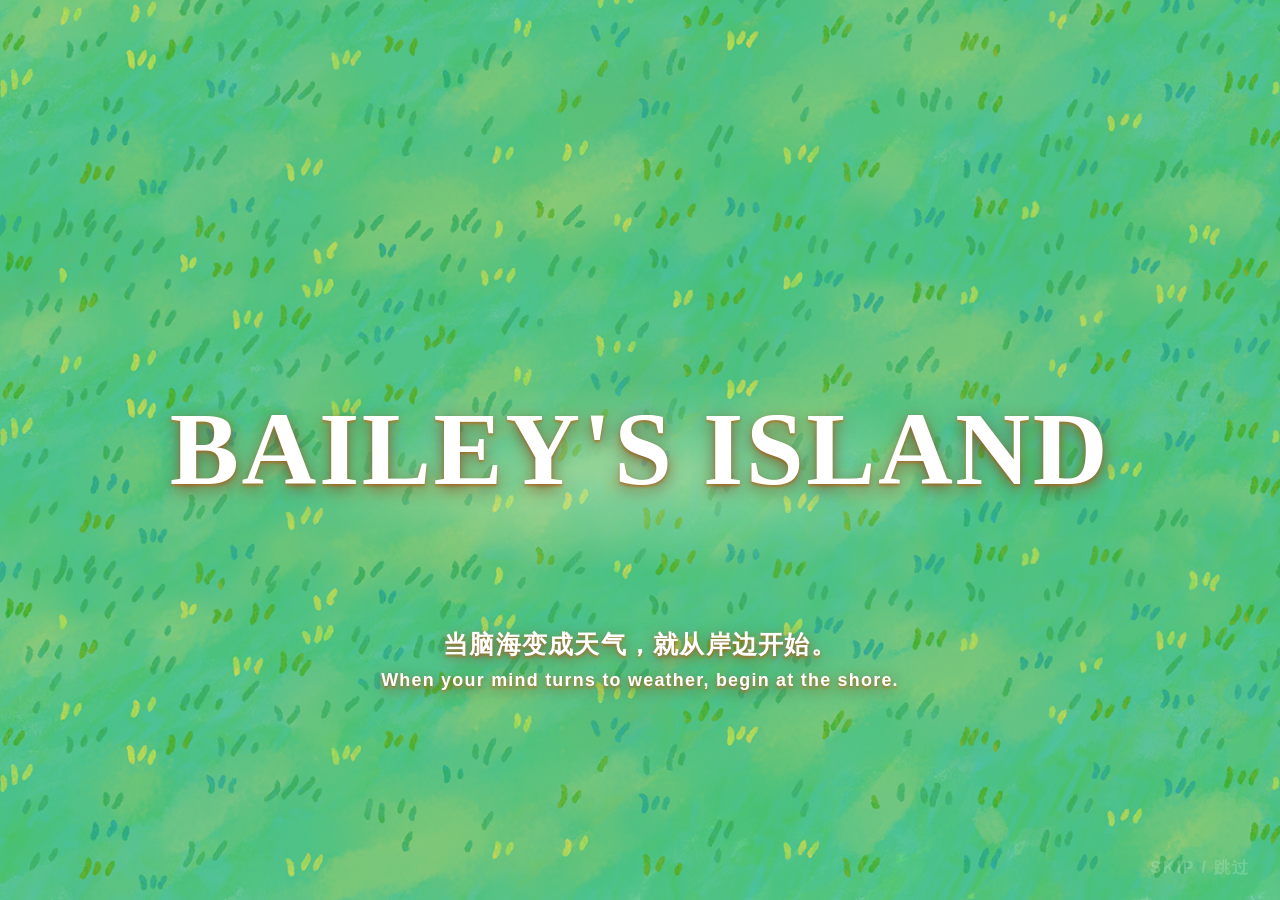
<file: index.html>
<!doctype html>
<html lang="zh-CN">
<head>
  <meta charset="utf-8">
  <meta name="viewport" content="width=device-width,initial-scale=1,viewport-fit=cover">
  <meta name="theme-color" content="#8edee0">
  <title>百灵岛·心的自留地 · Bailey's Island</title>
  <link rel="stylesheet" href="styles.css">
  <link rel="stylesheet" href="v6.css">
  <link rel="stylesheet" href="game-polish.css">
  <style>
    .cards-return-btn{margin-left:6px;padding:8px 16px;border:none;border-radius:999px;background:#2f6f6a;color:#fff;font-weight:700;font-size:13px;letter-spacing:1px;cursor:pointer;box-shadow:0 4px 14px rgba(47,111,106,.35);transition:transform .15s,background .2s;font-family:inherit;flex-shrink:0}
    .cards-return-btn:hover{background:#265b57;transform:translateY(-1px)}
    @media(max-width:520px){.cards-return-btn{padding:7px 12px;font-size:12px;margin-left:4px}}
  </style>
</head>
<body class="theme-home">
  <div class="intro-sequence" id="introSequence" aria-label="Bailey's Island opening">
    <div class="intro-sea" aria-hidden="true"><i></i></div>
    <div class="intro-shimmer" aria-hidden="true"></div>
    <div class="intro-title" aria-hidden="true"><span>BAILEY'S ISLAND</span></div>
    <p class="intro-line">当脑海变成天气，就从岸边开始。<small>When your mind turns to weather, begin at the shore.</small></p>
    <button id="skipIntro" disabled aria-disabled="true">SKIP / 跳过</button>
  </div>
  <div class="paper-grain" aria-hidden="true"></div>
  <div class="app">
    <header class="topbar">
      <button class="nav-icon home-control" id="homeBtn" aria-label="返回主页" title="Home">⌂</button>
      <div class="brand"><span class="brand-b">✿</span><span>BAILEY'S ISLAND</span></div>
      <div class="top-progress" id="topProgress" aria-label="关卡进度"><i class="active"></i><i></i><i></i><i></i></div>
      <div class="level-chip" id="levelChip">百灵岛·心的自留地 · A HEART'S RETREAT</div>
      <div class="top-actions">
        <button class="cards-return-btn" id="cardsReturnBtn" aria-label="返回卡牌界面" title="返回卡牌界面 Bailey's Cards" onclick="location.href='./cards.html'">← 百灵卡</button>
        <button class="nav-icon" id="musicBtn" aria-label="背景音乐" title="Music">♪</button>
        <button class="nav-icon game-control" id="pauseBtn" aria-label="暂停游戏" title="Pause">Ⅱ</button>
        <button class="nav-icon" id="helpBtn" aria-label="怎么玩" title="How to play">?</button>
        <button class="nav-icon lang-btn" id="langBtn" aria-label="切换语言" title="Language">EN</button>
      </div>
    </header>

    <main>
      <section class="view active" id="homeView" aria-label="主页">
        <div class="home-hero">
          <div class="home-copy">
            <div class="kicker" data-i18n="prototype">PLAYABLE PROTOTYPE · 5–8 MIN</div>
            <h1><span>Bailey's</span><em>Island</em></h1>
            <h2 data-i18n="subtitle">百灵岛·心的自留地</h2>
            <button class="about-entry" id="aboutBtn" data-i18n="aboutButton">作品与游戏说明</button>
          </div>
        </div>

        <div class="level-select" aria-label="关卡选择">
          <article class="level-card morning-card" data-level="0">
            <div class="card-index">01</div><div class="card-time" data-i18n="morning">第一章 · CHAPTER I</div>
            <div class="card-age">14–15 岁</div>
            <h3 data-i18n="l1Title">海边相册</h3>
            <p data-i18n="l1Desc">手机留言、海边拍照与情绪拼贴</p>
            <button class="level-button" data-start-level="0"><span data-i18n="enter">进入关卡</span><b>→</b></button>
          </article>
          <article class="level-card afternoon-card locked" data-level="1">
            <div class="lock-mark">锁 / LOCKED</div><div class="card-index">02</div><div class="card-time" data-i18n="afternoon">第二章 · CHAPTER II</div>
            <div class="card-age">15–16 岁</div>
            <h3 data-i18n="l2Title">花田长椅</h3>
            <p data-i18n="l2Desc">友情、边界与真实表达</p>
            <button class="level-button" data-start-level="1" disabled><span data-i18n="locked">完成上午后解锁</span><b>→</b></button>
          </article>
          <article class="level-card night-card locked" data-level="2">
            <div class="lock-mark">锁 / LOCKED</div><div class="card-index">03</div><div class="card-time" data-i18n="night">第三章 · CHAPTER III</div>
            <div class="card-age">16–17 岁</div>
            <h3 data-i18n="l3Title">心理地形</h3>
            <p data-i18n="l3Desc">压力、情绪与心理地形整理</p>
            <button class="level-button" data-start-level="2" disabled><span data-i18n="locked2">完成下午后解锁</span><b>→</b></button>
          </article>
          <article class="level-card ferry-card locked" data-level="3">
            <div class="lock-mark">锁 / LOCKED</div><div class="card-index">04</div><div class="card-time" data-i18n="ferry">第四章 · CHAPTER IV</div>
            <div class="card-age">17–18 岁</div>
            <h3 data-i18n="l4Title">离岛启程</h3>
            <p data-i18n="l4Desc">专注、方向与离开小岛</p>
            <button class="level-button" data-start-level="3" disabled><span data-i18n="locked3">完成第三章后解锁</span><b>→</b></button>
          </article>
        </div>
        <div class="home-foot"><span id="homeStatus" data-i18n="homeStatus">进度会保存在这台设备上</span><button id="resetBtn" data-i18n="reset">重新开始</button></div>
      </section>

      <section class="view" id="levelView" aria-label="游戏关卡">
        <div class="level-heading">
          <div><div class="kicker" id="levelEyebrow"></div><h2 id="levelTitle"></h2></div>
          <p id="levelPrompt"></p>
        </div>
        <div class="scene-stage" id="sceneStage">
          <div class="scene-content" id="sceneContent"></div>
        </div>
        <div class="scene-nav"><div class="scene-dots" id="sceneDots"></div><span id="saveNotice"></span><button class="restart-level" id="restartLevelBtn">↺ 重新开始本关</button></div>
      </section>
    </main>

    <footer><span data-i18n="disclaimer">概念原型 · 不替代专业心理支持 · 选择只保存在本机</span></footer>
  </div>

  <div class="loading-layer" id="loadingLayer" aria-live="polite">
    <div class="transition-cloud cloud-a"></div><div class="transition-cloud cloud-b"></div>
    <p id="loadingText">海风把早晨吹开……</p>
  </div>

  <div class="overlay" id="pauseOverlay" role="dialog" aria-modal="true" aria-labelledby="pauseTitle">
    <div class="pause-card">
      <div class="kicker">PAUSE · NOTICE · RETURN</div>
      <h2 id="pauseTitle" data-i18n="paused">游戏已暂停</h2>
      <p data-i18n="pauseCopy">离开屏幕一会儿也没关系。你的关卡进度已经保存。</p>
      <button class="primary-button" id="resumeBtn" data-i18n="resume">继续游戏</button>
      <button class="text-button" id="pauseHomeBtn" data-i18n="backHome">保存并返回主页</button>
    </div>
  </div>

  <div class="overlay about-overlay" id="aboutOverlay" role="dialog" aria-modal="true" aria-labelledby="aboutTitle">
    <div class="about-panel">
      <button class="close-button" id="closeAbout" aria-label="关闭">×</button>
      <div class="about-intro">
        <img src="assets/ppt-p1.png" alt="Bailey's Island PPT 第一页视觉提案">
        <div><div class="kicker">THE PHENOMENOLOGY OF ISLANDS</div><h2 id="aboutTitle" data-i18n="aboutTitle">作品与游戏说明</h2><p data-i18n="aboutLead">Bailey's Island 是一个围绕青少年发展变化设计的叙事型严肃游戏原型。岛屿是一处“过渡空间”：玩家能暂时与压力拉开距离，把感受变得可见，再带着新的理解回到现实。</p></div>
      </div>
      <div class="about-grid">
        <article><span>01</span><h3 data-i18n="originTitle">为什么做这个项目</h3><p data-i18n="originBody">青少年在身体、身份、同伴关系、家庭期待、学业和未来方向同时变化时，常常缺少表达痛苦的语言。项目借鉴艺术治疗、游戏化介入与情绪调节方法，让“观察、命名、重演、选择”成为可操作的体验。</p></article>
        <article><span>02</span><h3 data-i18n="theoryTitle">岛屿为什么不是逃避</h3><p data-i18n="theoryBody">设计受到 Winnicott“过渡空间”概念启发。岛不会永久替玩家隔绝现实；它提供一个安全脚手架，直到 Bailey 能把暂停、求助、表达和专注当成自己的能力。</p></article>
        <article><span>03</span><h3 data-i18n="playTitle">四个章节怎么玩</h3><p data-i18n="playBody">海边相册：读手机留言、拍下海边小物并标记感受。花田长椅：观察社交线索并重演回应。心理地形：让压力变得可见。离岛启程：整理方向，再乘渡船离开。</p></article>
        <section class="about-category">
          <div class="kicker">RESEARCH · DEVELOPMENT & TRANSITION</div>
          <div class="about-media-grid">
            <figure><img src="assets/guide-empirical-inspiration.png" alt="Theoretical and empirical inspiration"><figcaption data-i18n="guideEmpirical">理论与经验灵感：非暴力的象征空间</figcaption></figure>
            <figure><img src="assets/guide-serious-games.png" alt="Serious games and psycho-educational design"><figcaption data-i18n="guideSerious">严肃游戏：叙事、觉察与情绪调节</figcaption></figure>
            <figure><img src="assets/guide-development-stages.png" alt="青少年与成年早期的发展过渡阶段"><figcaption>发展阶段与同时发生的变化</figcaption></figure>
            <figure class="research-bottom"><img src="assets/guide-transitional-space.png" alt="Winnicott 过渡空间理论与岛屿设计"><figcaption>过渡空间：现实与内在之间的安全脚手架</figcaption></figure>
            <figure class="research-bottom"><img src="assets/guide-self-concept.png" alt="青少年与成年早期的自我概念问题"><figcaption>不同成长阶段面对的自我问题</figcaption></figure>
          </div>
        </section>
        <section class="about-category">
          <div class="kicker">PLAY SYSTEM · OBSERVE, NAME & ARRANGE</div>
          <div class="about-media-grid">
            <figure class="guide-feature"><img src="assets/ppt-p4.png" alt="Bailey's Island 项目起源与玩法依据"><figcaption>项目起源与体验依据</figcaption></figure>
          </div>
        </section>
      </div>
      <section class="setting-section">
        <div class="kicker">SETTING · WORLD & CHARACTER</div><h3 data-i18n="settingTitle">岛屿与 Bailey 的设定</h3>
        <p data-i18n="settingBody">岛屿是一处暂时停靠的心理空间：树、风、水流与岸线帮助压力从模糊的身体感受，变成可以观察、命名和摆放的东西。Bailey 不是固定年龄或固定外形的人物，而是玩家在变化中的自我投影。</p>
        <div class="setting-gallery"><figure><img src="assets/setting-island.png" alt="岛屿世界设定完整页面"><figcaption>岛屿：自留地、边界与连接</figcaption></figure><figure><img src="assets/setting-stages.png" alt="成长过渡阶段完整页面"><figcaption>变化：身份、关系与未来方向同时发生</figcaption></figure><figure><img src="assets/setting-bailey.png" alt="Bailey 人物设定完整页面"><figcaption>Bailey：任何正在变化的人</figcaption></figure></div>
      </section>
      <section class="design-section"><div class="kicker">LEVEL DESIGN · VISUAL LANGUAGE</div><h3>关卡机制与视觉依据</h3><div class="design-gallery"><img src="assets/setting-level-one.png" alt="海边关卡完整页面"><img src="assets/setting-collage.png" alt="拍照与拼贴完整页面"><img src="assets/setting-social.png" alt="手机留言完整页面"><img src="assets/setting-departure.png" alt="渡口设定完整页面"><img class="design-wide" src="assets/setting-fishing.png" alt="钓鱼机制完整页面"></div></section>
      <div class="how-to"><h3 data-i18n="howTitle">操作方式</h3><div><b>点击 / CLICK</b><span data-i18n="howClick">探索物件、选择对话、标记情绪</span></div><div><b>暂停 / PAUSE</b><span data-i18n="howPause">任何时刻暂停或保存返回主页</span></div><div><b>解锁 / UNLOCK</b><span data-i18n="howUnlock">完成一个年龄阶段后解锁下一阶段</span></div></div>
    </div>
  </div>

  <div class="overlay" id="confirmOverlay" role="dialog" aria-modal="true">
    <div class="confirm-card"><h2 id="confirmTitle"></h2><p id="confirmCopy"></p><div><button class="text-button" id="confirmCancel"></button><button class="primary-button" id="confirmOk"></button></div></div>
  </div>

  <div class="toast" id="toast" role="status" aria-live="polite"></div>
  <script src="game.js"></script>
</body>
</html>
</file>
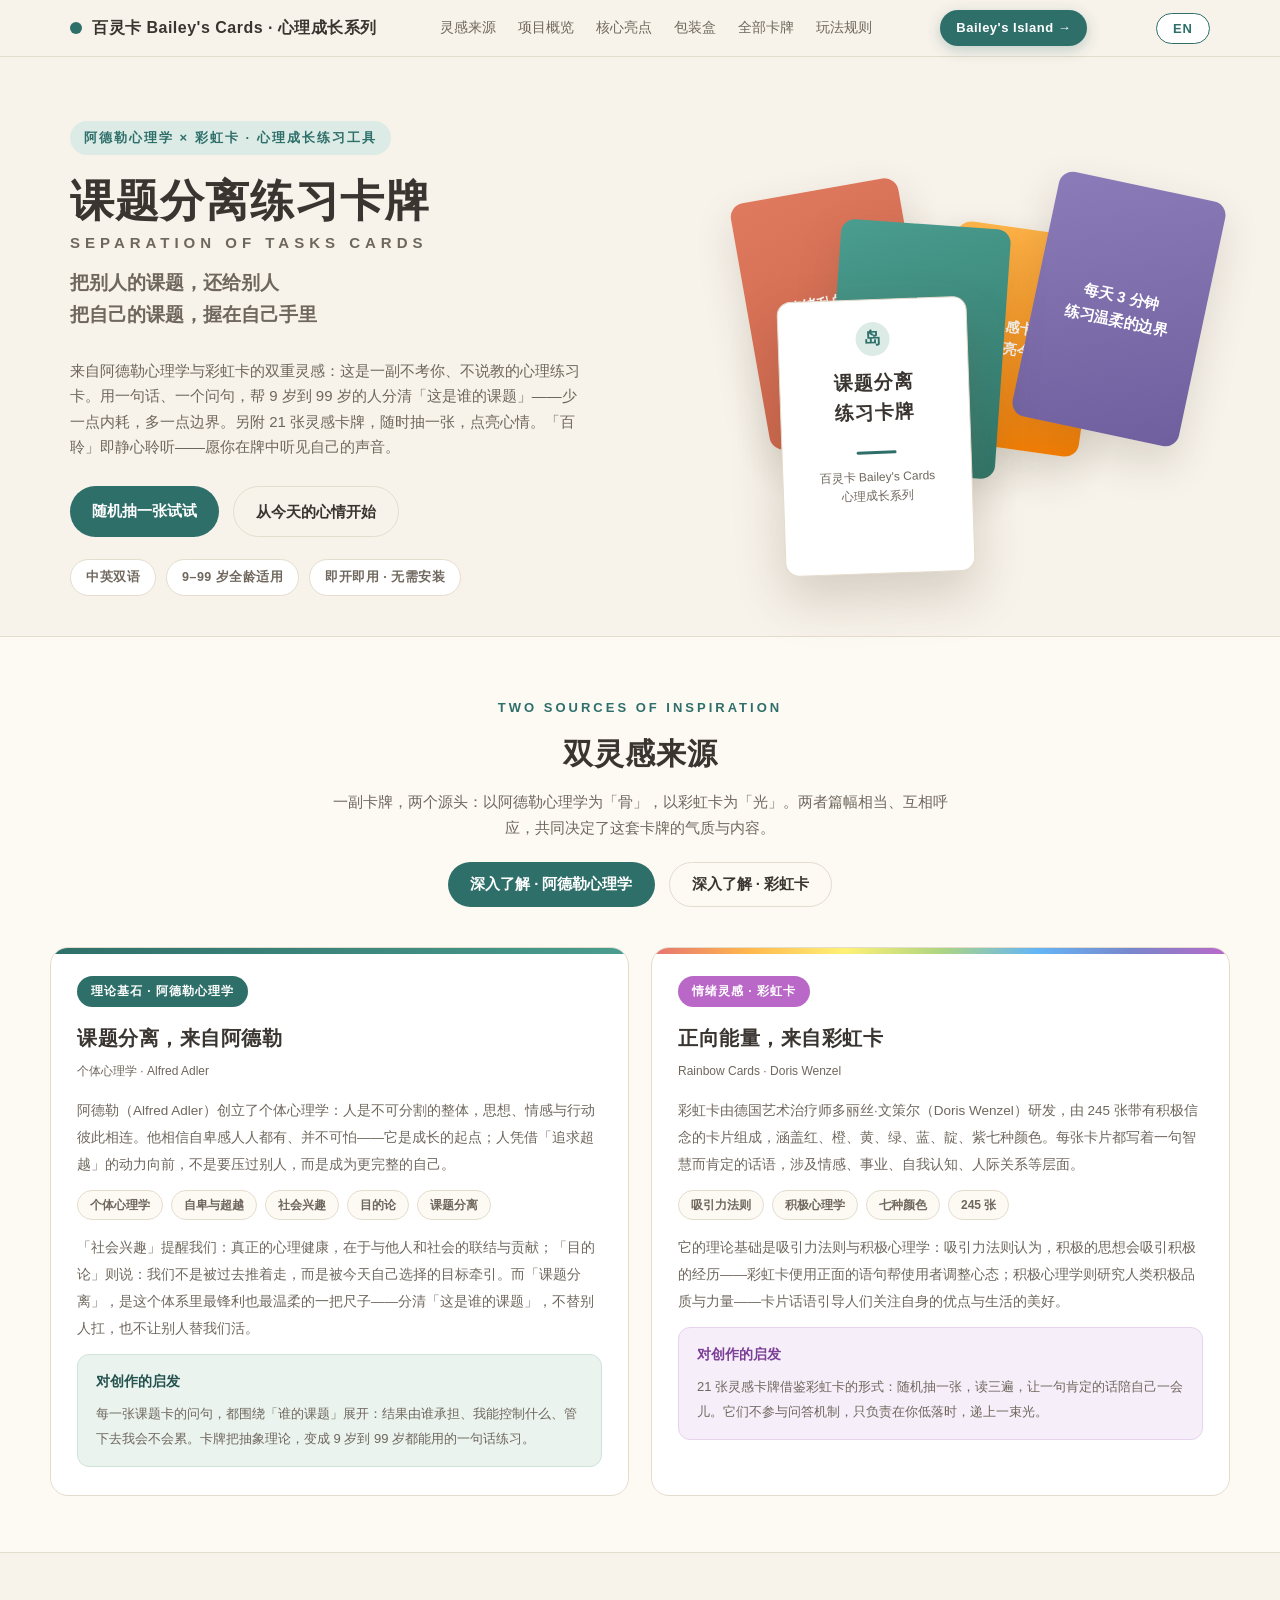
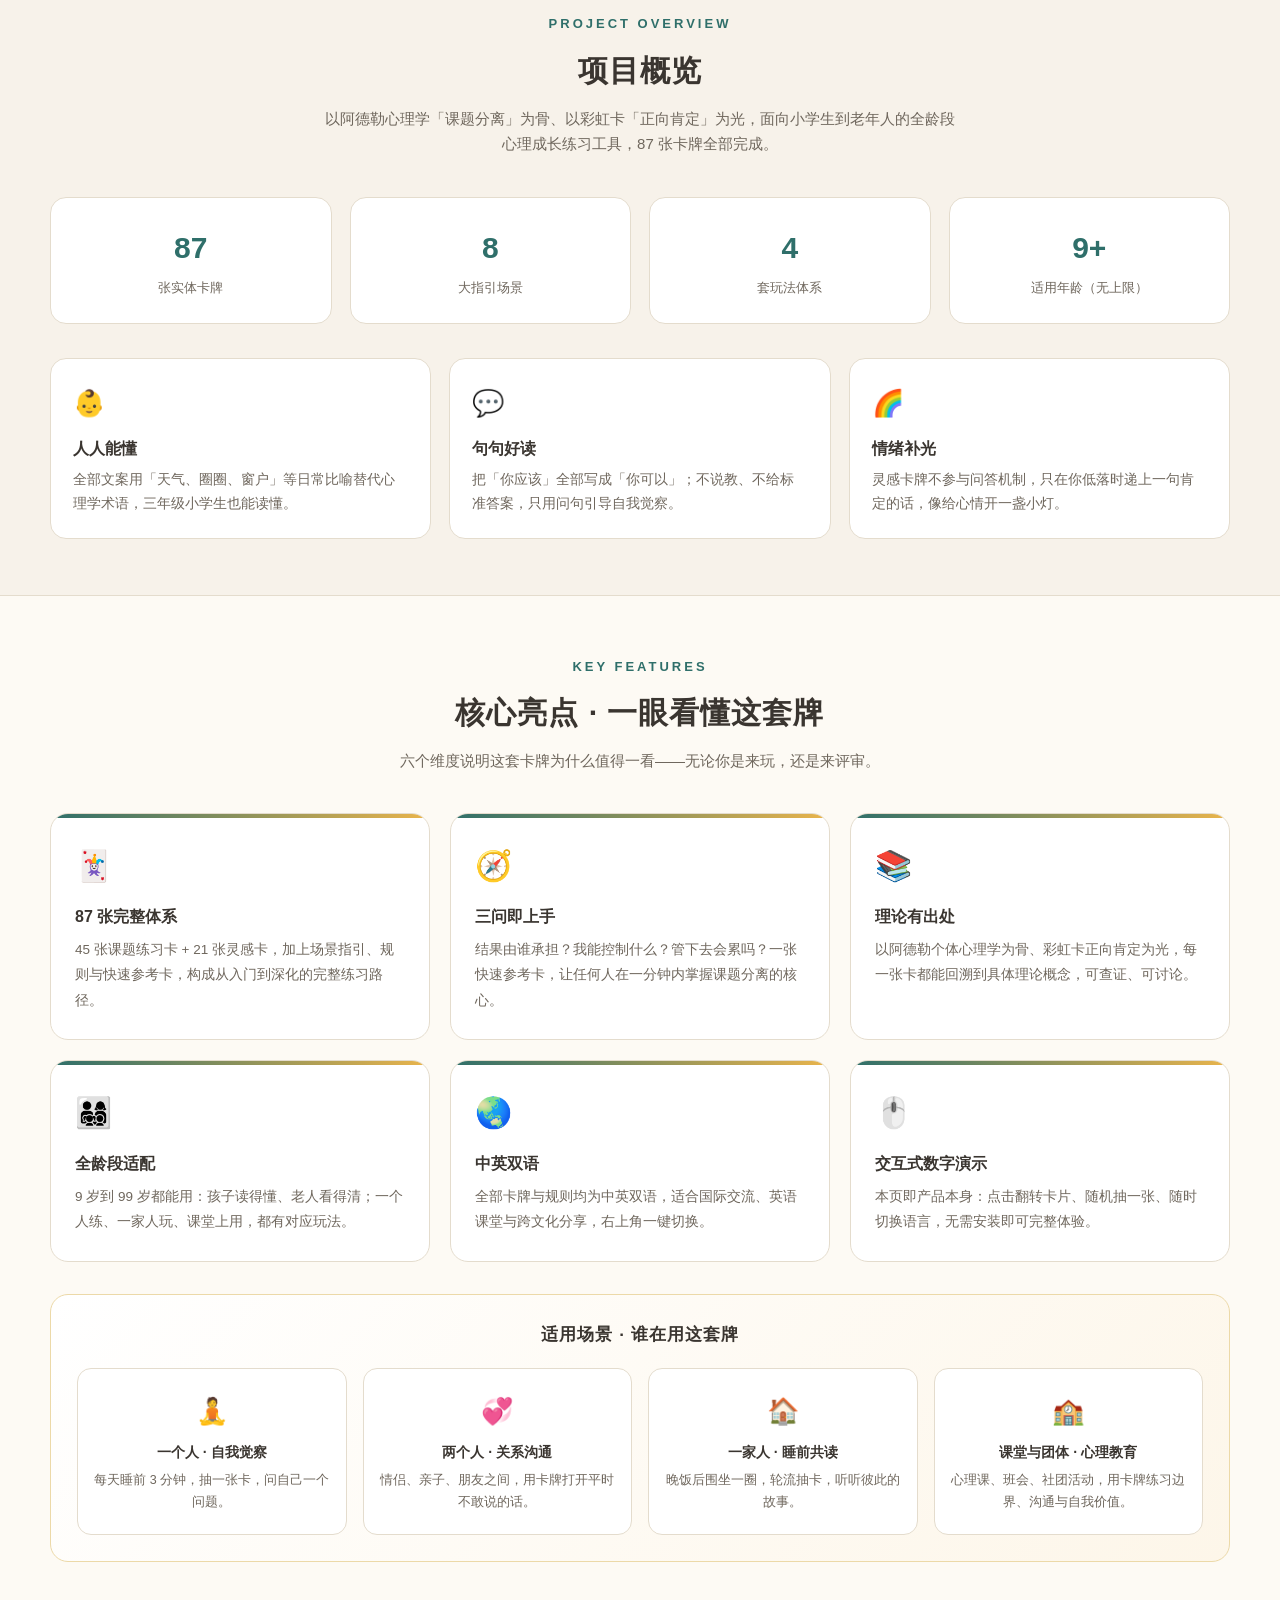
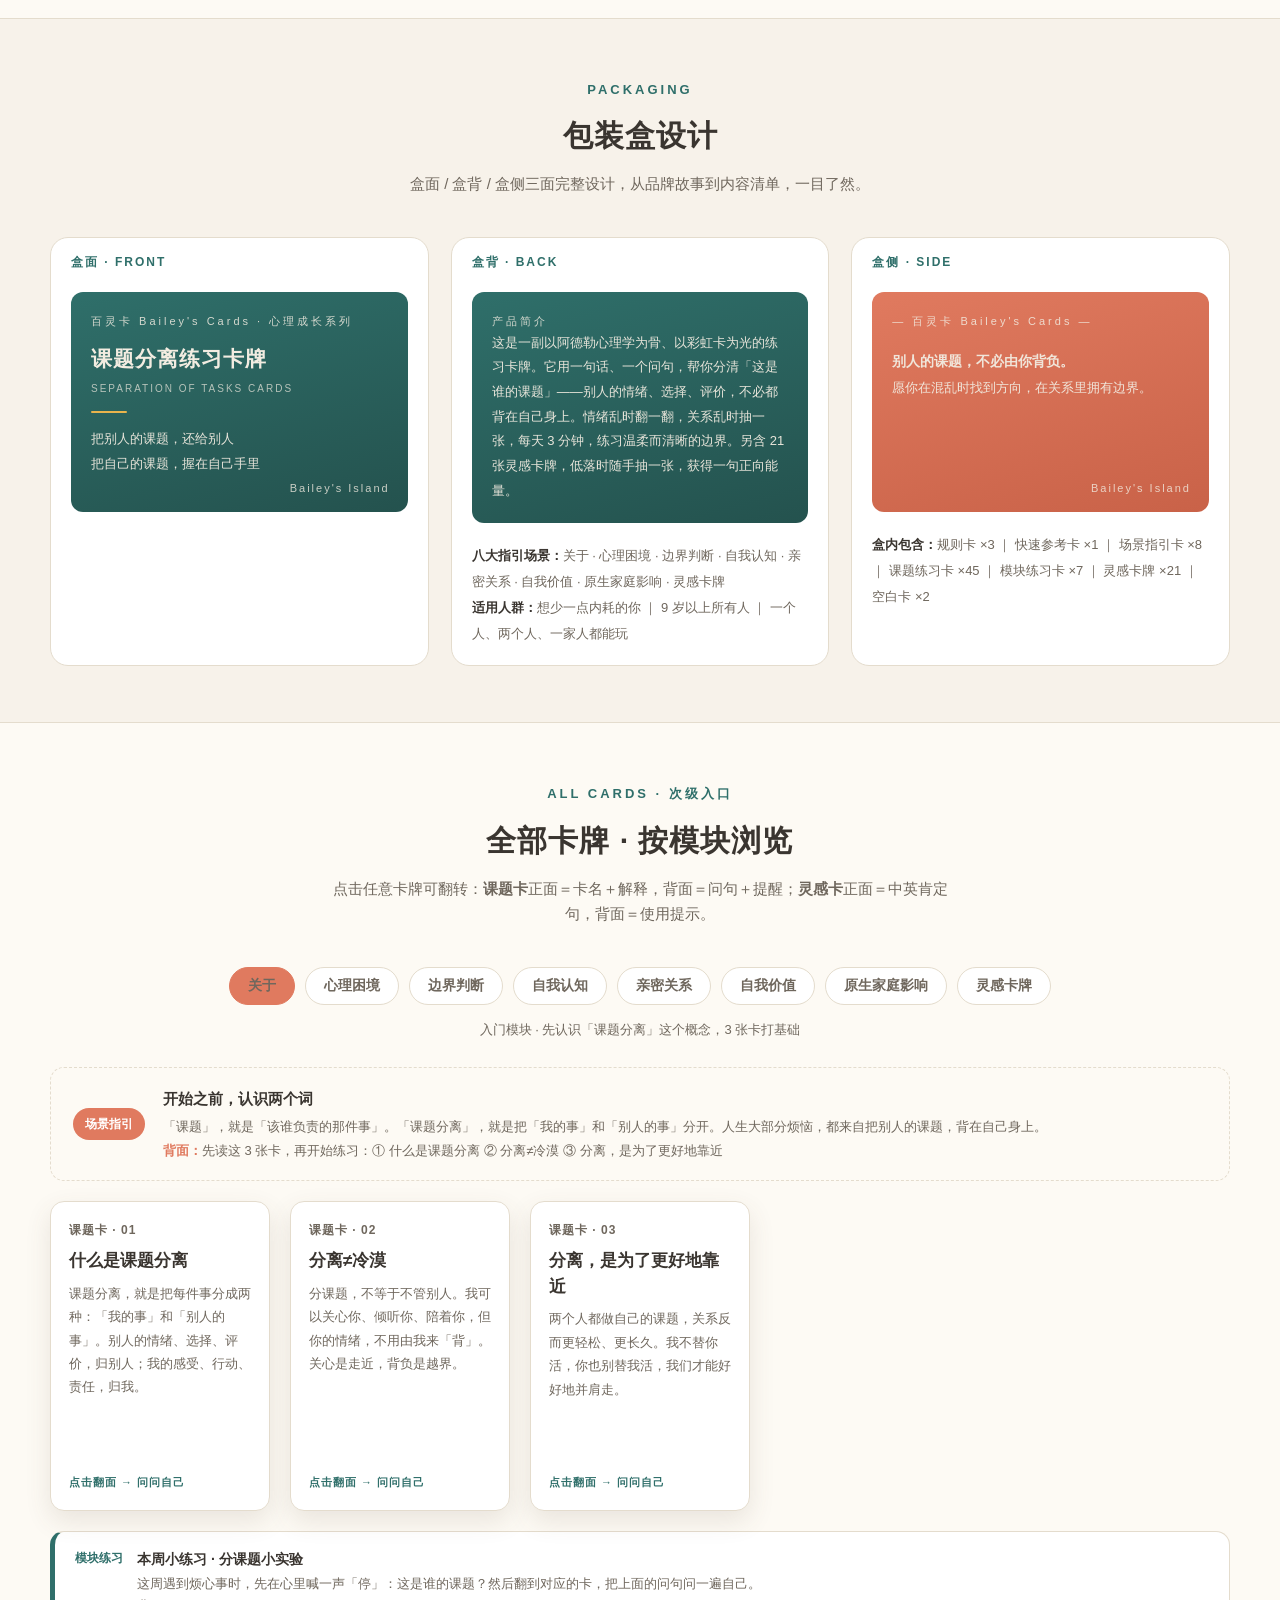
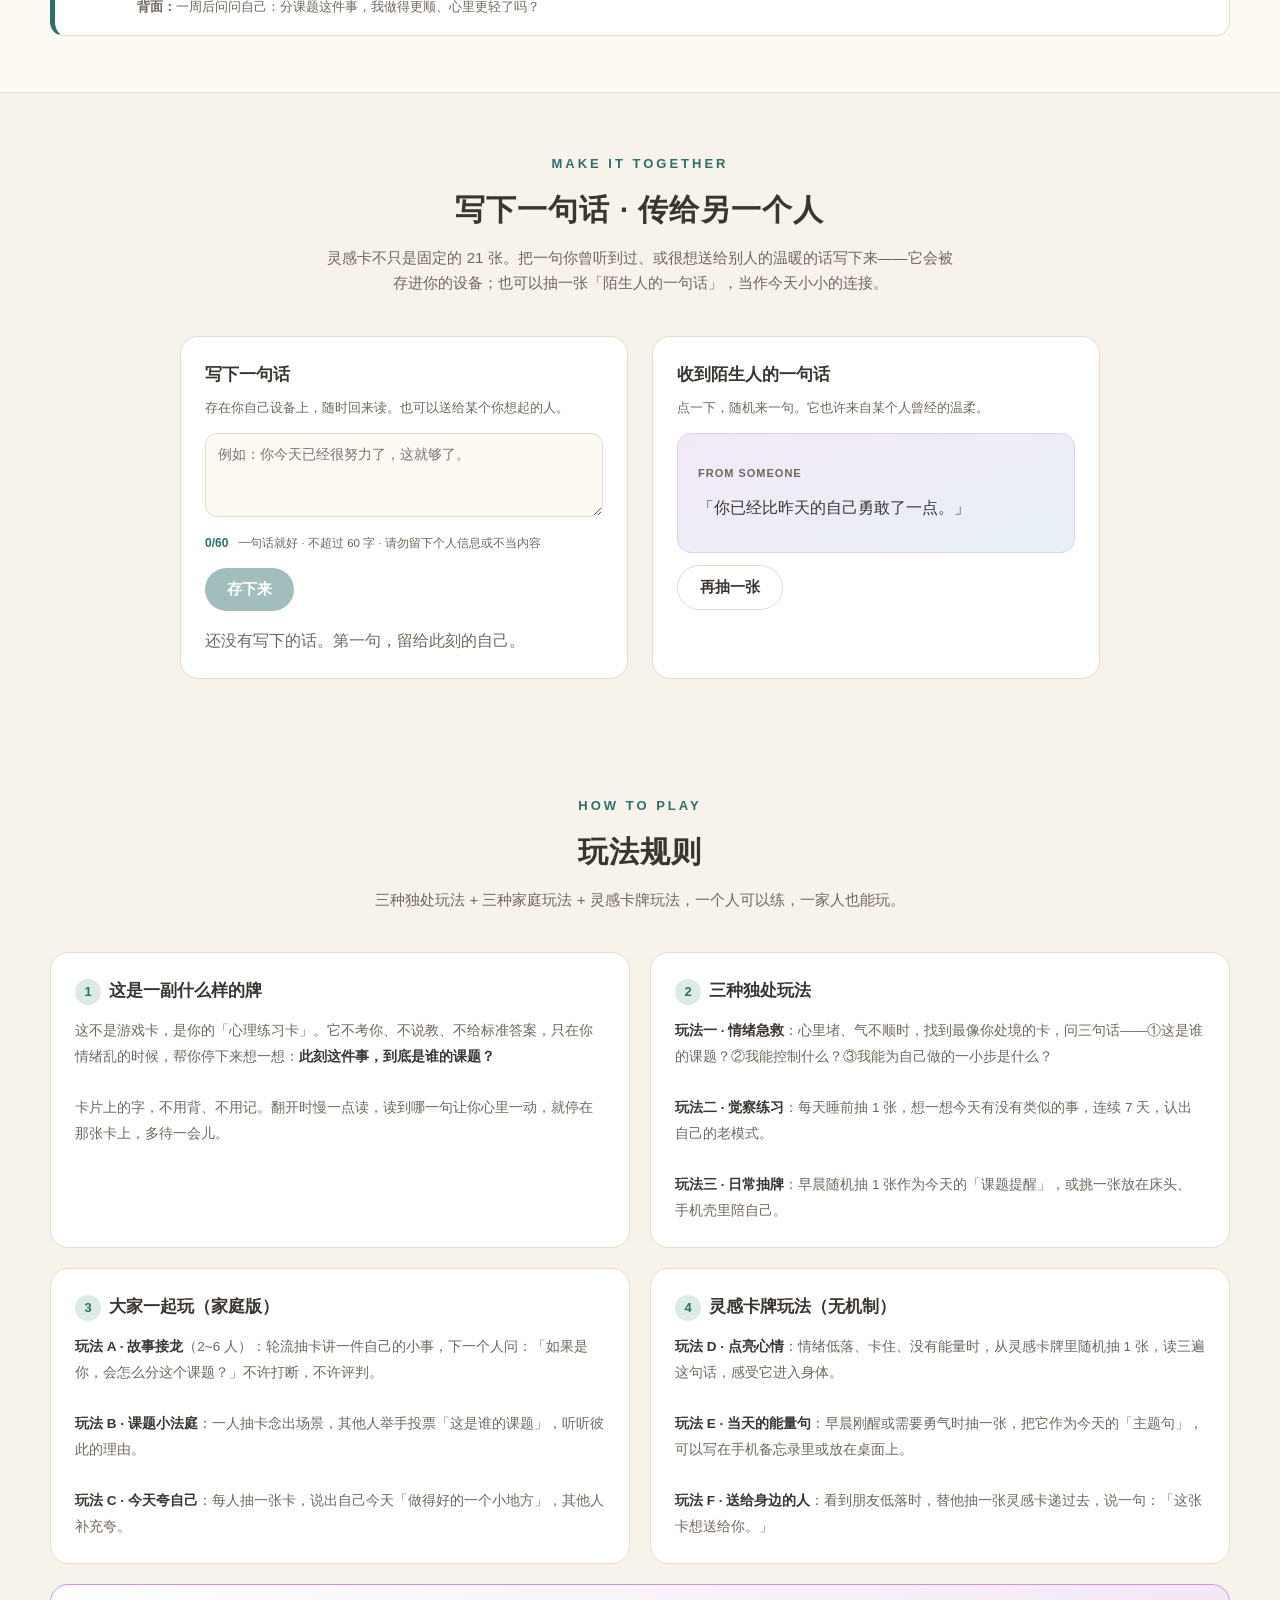
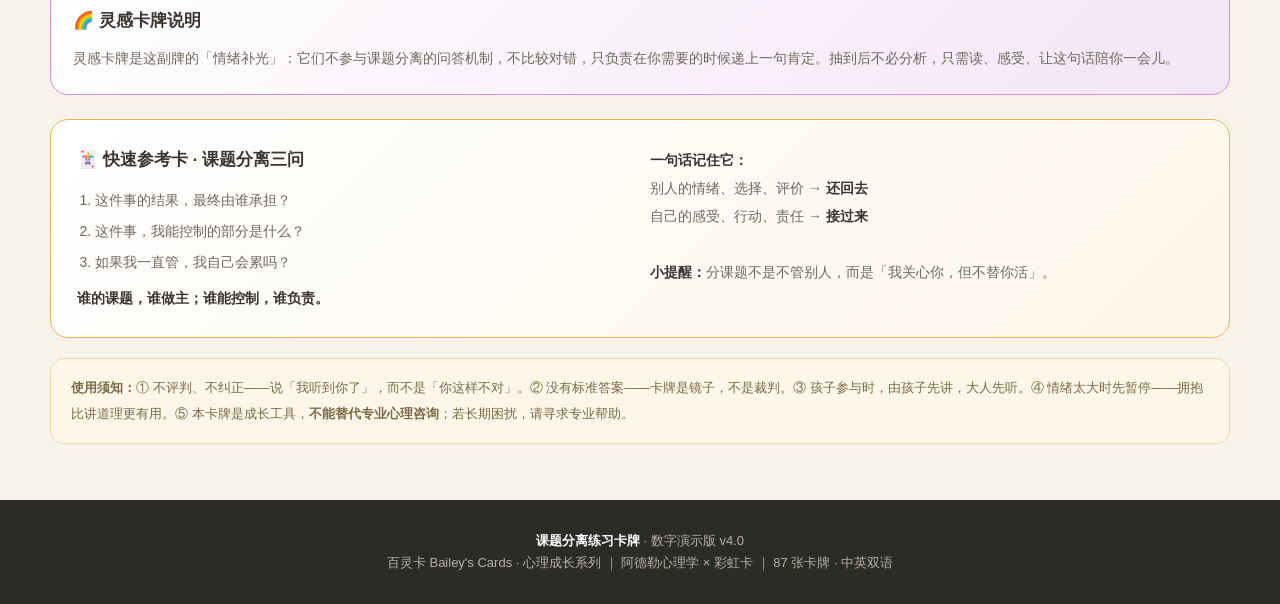
<file: cards.html>
<!DOCTYPE html>
<html lang="zh-CN">
<head>
<meta charset="UTF-8">
<meta name="viewport" content="width=device-width, initial-scale=1.0">
<title>Bailey's Cards · 百灵卡</title>
<style>
  :root{
    --bg:#f7f2ea;
    --bg-soft:#fdfaf4;
    --ink:#3a3530;
    --ink-soft:#6f675d;
    --line:#e4dccd;
    --accent:#2f6f6a;
    --accent-soft:#dcebe6;
    --card-w:220px;
    --card-h:320px;
  }
  *{margin:0;padding:0;box-sizing:border-box}
  html{scroll-behavior:smooth}
  body{
    font-family:-apple-system,BlinkMacSystemFont,"PingFang SC","Hiragino Sans GB","Microsoft YaHei",sans-serif;
    background:var(--bg);
    color:var(--ink);
    line-height:1.7;
    -webkit-font-smoothing:antialiased;
  }
  /* ---------- 导航 ---------- */
  nav{
    position:sticky;top:0;z-index:50;
    background:rgba(247,242,234,.92);
    backdrop-filter:blur(10px);
    border-bottom:1px solid var(--line);
    padding:10px 0;
  }
  .nav-inner{
    max-width:1180px;margin:0 auto;padding:0 20px;
    display:flex;align-items:center;justify-content:space-between;
  }
  .nav-brand{display:flex;align-items:center;gap:10px;font-weight:700;letter-spacing:.5px}
  .nav-brand .dot{width:12px;height:12px;border-radius:50%;background:var(--accent);display:inline-block}
  .nav-links{display:flex;gap:22px;font-size:14px}
  .nav-links a{color:var(--ink-soft);text-decoration:none;transition:color .2s}
  .nav-links a:hover{color:var(--accent)}
  @media(max-width:760px){.nav-links{display:none}}

  /* ---------- Hero ---------- */
  .hero{
    max-width:1180px;margin:0 auto;padding:64px 20px 40px;
    display:grid;grid-template-columns:1.15fr .85fr;gap:40px;align-items:center;
  }
  @media(max-width:900px){.hero{grid-template-columns:1fr;padding-top:40px}}
  .hero .kicker{
    display:inline-flex;align-items:center;gap:8px;
    font-size:13px;letter-spacing:2px;color:var(--accent);
    background:var(--accent-soft);padding:6px 14px;border-radius:999px;font-weight:600;
  }
  .hero h1{
    font-size:44px;line-height:1.25;margin:18px 0 10px;font-weight:800;letter-spacing:1px;
  }
  .hero h1 .en{display:block;font-size:15px;letter-spacing:5px;color:var(--ink-soft);font-weight:600;margin-top:6px}
  .hero .sub{
    font-size:19px;color:var(--ink-soft);margin:14px 0 26px;font-weight:600;
  }
  .hero .desc{font-size:15px;color:var(--ink-soft);max-width:520px}
  .hero-cta{display:flex;gap:14px;margin-top:26px;flex-wrap:wrap}
  .btn{
    display:inline-block;padding:12px 22px;border-radius:999px;font-size:15px;font-weight:600;
    text-decoration:none;border:none;cursor:pointer;transition:transform .15s,box-shadow .15s;
  }
  .btn-primary{background:var(--accent);color:#fff}
  .btn-primary:hover{transform:translateY(-2px);box-shadow:0 8px 20px rgba(47,111,106,.28)}
  .btn-ghost{background:transparent;color:var(--ink);border:1.5px solid var(--line)}
  .btn-ghost:hover{border-color:var(--accent);color:var(--accent)}
  /* hero 卡牌装饰 */
  .hero-cards{position:relative;height:380px;perspective:1200px}
  .f-card{
    position:absolute;width:170px;height:250px;border-radius:14px;
    box-shadow:0 18px 40px rgba(90,75,55,.18);
    display:flex;align-items:center;justify-content:center;text-align:center;padding:18px;
    font-size:15px;font-weight:600;color:#fff;line-height:1.6;
  }
  .fc1{background:linear-gradient(160deg,#E07A5F,#c96248);top:20px;left:6px;transform:rotate(-10deg);z-index:1}
  .fc2{background:linear-gradient(160deg,#4A9D8F,#2f7568);top:55px;left:90px;transform:rotate(4deg);z-index:2}
  .fc3{background:linear-gradient(160deg,#8B7BB8,#6f5f9e);top:15px;right:6px;transform:rotate(12deg);z-index:1}
  .fc4{
    background:#fff;color:var(--ink);border:1px solid var(--line);
    top:130px;left:38px;width:190px;height:275px;z-index:3;transform:rotate(-2deg);
    flex-direction:column;justify-content:flex-start;padding:22px;box-shadow:0 22px 50px rgba(90,75,55,.22);
  }
  .fc4 .logo{width:34px;height:34px;border-radius:50%;background:var(--accent-soft);color:var(--accent);display:flex;align-items:center;justify-content:center;font-size:17px;margin-bottom:12px}
  .fc4 h3{font-size:19px;letter-spacing:1px;margin-bottom:8px}
  .fc4 p{font-size:12px;color:var(--ink-soft);font-weight:400}
  .fc4 .line{width:40px;height:3px;background:var(--accent);border-radius:2px;margin:14px 0}
  .fc5{
    background:linear-gradient(160deg,#FFB74D,#f57c00);top:60px;left:200px;transform:rotate(8deg);z-index:0;width:150px;height:220px;
    align-items:center;justify-content:center;font-size:14px;
  }
  @media(max-width:900px){.hero-cards{height:340px;transform:scale(.9)}}

  /* ---------- 区块通用 ---------- */
  section{padding:56px 20px;scroll-margin-top:72px}
  .wrap{max-width:1180px;margin:0 auto}
  .sec-head{text-align:center;margin-bottom:40px}
  .sec-head .tag{font-size:13px;letter-spacing:3px;color:var(--accent);font-weight:700}
  .sec-head h2{font-size:30px;margin-top:8px;font-weight:800;letter-spacing:1px}
  .sec-head p{color:var(--ink-soft);font-size:15px;margin-top:10px;max-width:640px;margin-left:auto;margin-right:auto}
  .alt{background:var(--bg-soft);border-top:1px solid var(--line);border-bottom:1px solid var(--line)}

  /* ---------- 项目概览 数据卡 ---------- */
  .stat-grid{display:grid;grid-template-columns:repeat(4,1fr);gap:18px}
  @media(max-width:900px){.stat-grid{grid-template-columns:repeat(2,1fr)}}
  .stat{
    background:#fff;border:1px solid var(--line);border-radius:16px;padding:24px 20px;text-align:center;
    transition:transform .2s,box-shadow .2s;
  }
  .stat:hover{transform:translateY(-4px);box-shadow:0 12px 28px rgba(90,75,55,.1)}
  .stat .num{font-size:30px;font-weight:800;color:var(--accent)}
  .stat .lab{font-size:13px;color:var(--ink-soft);margin-top:4px}
  .principles{display:grid;grid-template-columns:repeat(3,1fr);gap:18px;margin-top:34px}
  @media(max-width:900px){.principles{grid-template-columns:1fr}}
  .principle{background:#fff;border:1px solid var(--line);border-radius:16px;padding:22px}
  .principle .icon{font-size:26px}
  .principle h4{font-size:16px;margin:10px 0 6px}
  .principle p{font-size:14px;color:var(--ink-soft)}

  /* ---------- 包装盒 ---------- */
  .box-grid{display:grid;grid-template-columns:repeat(3,1fr);gap:22px}
  @media(max-width:900px){.box-grid{grid-template-columns:1fr}}
  .box-item{
    background:#fff;border:1px solid var(--line);border-radius:18px;overflow:hidden;
    transition:transform .2s,box-shadow .2s;
  }
  .box-item:hover{transform:translateY(-4px);box-shadow:0 14px 30px rgba(90,75,55,.12)}
  .box-item .box-label{font-size:12px;letter-spacing:2px;color:var(--accent);font-weight:700;padding:14px 20px 0}
  .box-face{padding:20px}
  .box-face-inner{
    border-radius:12px;padding:20px;background:linear-gradient(165deg,#2f6f6a,#24524e);
    color:#f2ece1;min-height:220px;position:relative;overflow:hidden;
  }
  .box-face-inner .side-top{font-size:11px;letter-spacing:3px;opacity:.85}
  .box-face-inner h3{font-size:21px;letter-spacing:1px;margin:10px 0 4px;font-weight:800}
  .box-face-inner .en{font-size:10px;letter-spacing:2px;opacity:.7}
  .box-face-inner .divider{width:36px;height:2px;background:#e9b44c;margin:14px 0;border-radius:2px}
  .box-face-inner p{font-size:13px;line-height:1.9;opacity:.95}
  .box-face-inner .corner{position:absolute;bottom:14px;right:18px;font-size:11px;letter-spacing:2px;opacity:.8}
  .box-face-inner.side{background:linear-gradient(165deg,#E07A5F,#c96248)}
  .box-list{font-size:13px;color:var(--ink-soft);line-height:2;padding:0 20px 18px}
  .box-list b{color:var(--ink)}

  /* ---------- 卡牌浏览 ---------- */
  .mod-tabs{display:flex;gap:10px;flex-wrap:wrap;justify-content:center;margin-bottom:14px}
  .mod-tab{
    padding:9px 18px;border-radius:999px;border:1.5px solid var(--line);background:#fff;
    font-size:14px;cursor:pointer;font-weight:600;color:var(--ink-soft);transition:all .2s;
  }
  .mod-tab:hover{border-color:var(--accent);color:var(--accent)}
  .mod-tab.active{color:#fff;border-color:transparent}
  .mod-note{text-align:center;font-size:13px;color:var(--ink-soft);margin-bottom:26px}
  .card-grid{display:grid;grid-template-columns:repeat(auto-fill,minmax(210px,1fr));gap:20px}
  @media(max-width:560px){.card-grid{grid-template-columns:repeat(2,1fr);gap:12px}}
  .tcard{perspective:1000px;height:310px;cursor:pointer}
  .tcard-inner{position:relative;width:100%;height:100%;transition:transform .55s;transform-style:preserve-3d}
  .tcard.flipped .tcard-inner{transform:rotateY(180deg)}
  .tcard-face{
    position:absolute;inset:0;backface-visibility:hidden;-webkit-backface-visibility:hidden;
    border-radius:14px;padding:18px;display:flex;flex-direction:column;
    box-shadow:0 10px 26px rgba(90,75,55,.12);
  }
  .tcard-front{
    background:#fff;border:1px solid var(--line);
    justify-content:space-between;
  }
  .tcard-front .tno{font-size:12px;letter-spacing:1px;color:var(--ink-soft);font-weight:600}
  .tcard-front .ttitle{font-size:17px;font-weight:800;line-height:1.5;margin:8px 0;color:var(--ink)}
  .tcard-front .ttext{font-size:13px;color:var(--ink-soft);line-height:1.8;flex:1}
  .tcard-front .tsub{font-size:11px;color:var(--accent);font-weight:700;letter-spacing:1px}
  .tcard-back{
    transform:rotateY(180deg);
    color:#fff;justify-content:center;
  }
  .tcard-back .q{font-size:15px;font-weight:700;line-height:1.7}
  .tcard-back .qtip{font-size:12px;opacity:.9;margin-top:12px;padding-top:12px;border-top:1px solid rgba(255,255,255,.35)}
  .tcard-back .flip-hint{position:absolute;bottom:12px;font-size:10px;opacity:.7;letter-spacing:1px}

  /* 灵感卡牌特殊样式 */
  .insp-card{perspective:1000px;height:310px;cursor:pointer}
  .insp-card-inner{position:relative;width:100%;height:100%;transition:transform .55s;transform-style:preserve-3d}
  .insp-card.flipped .insp-card-inner{transform:rotateY(180deg)}
  .insp-face{
    position:absolute;inset:0;backface-visibility:hidden;-webkit-backface-visibility:hidden;
    border-radius:14px;padding:20px;display:flex;flex-direction:column;justify-content:center;align-items:center;text-align:center;
    box-shadow:0 10px 26px rgba(90,75,55,.14);
  }
  .insp-front{color:#fff}
  .insp-front .in-no{position:absolute;top:14px;left:16px;font-size:11px;letter-spacing:1px;opacity:.85}
  .insp-front .in-zh{font-size:17px;font-weight:700;line-height:1.8;margin-bottom:10px}
  .insp-front .in-en{font-size:12px;line-height:1.7;opacity:.9;font-weight:500}
  .insp-back{
    transform:rotateY(180deg);background:#fff;border:1px solid var(--line);color:var(--ink);
    align-items:center;justify-content:center;gap:12px;
  }
  .insp-back .in-logo{width:44px;height:44px;border-radius:50%;background:var(--accent-soft);color:var(--accent);display:flex;align-items:center;justify-content:center;font-size:20px;font-weight:800}
  .insp-back .in-tip{font-size:13px;color:var(--ink-soft);line-height:1.9;max-width:160px}
  .insp-back .in-hint{position:absolute;bottom:12px;font-size:10px;color:var(--ink-soft);opacity:.7;letter-spacing:1px}

  .guide-card{
    grid-column:1/-1;display:flex;gap:18px;align-items:center;
    background:var(--bg-soft);border:1.5px dashed var(--line);border-radius:14px;padding:18px 22px;
  }
  @media(max-width:700px){.guide-card{flex-direction:column;align-items:flex-start}}
  .guide-card .badge{flex-shrink:0;font-size:12px;font-weight:700;padding:6px 12px;border-radius:999px;color:#fff}
  .guide-card .g-title{font-size:15px;font-weight:800}
  .guide-card .g-text{font-size:13px;color:var(--ink-soft);line-height:1.8;margin-top:4px}
  .practice-card{
    grid-column:1/-1;display:flex;gap:14px;align-items:flex-start;
    background:#fff;border:1px solid var(--line);border-left:5px solid var(--accent);
    border-radius:14px;padding:16px 20px;
  }
  .practice-card .p-badge{flex-shrink:0;font-size:12px;font-weight:800;color:var(--accent)}
  .practice-card .p-title{font-size:14px;font-weight:800}
  .practice-card .p-text{font-size:13px;color:var(--ink-soft);line-height:1.8}

  /* ---------- 规则区 ---------- */
  .rules-grid{display:grid;grid-template-columns:repeat(2,1fr);gap:20px}
  @media(max-width:900px){.rules-grid{grid-template-columns:1fr}}
  .rule-item{background:#fff;border:1px solid var(--line);border-radius:18px;padding:24px}
  .rule-item h4{font-size:17px;font-weight:800;display:flex;align-items:center;gap:8px}
  .rule-item .rn{width:26px;height:26px;border-radius:50%;background:var(--accent-soft);color:var(--accent);display:inline-flex;align-items:center;justify-content:center;font-size:13px}
  .rule-item .rbody{font-size:13.5px;color:var(--ink-soft);line-height:1.9;margin-top:12px}
  .rule-item .rbody b{color:var(--ink)}
  .quick-card{
    margin-top:24px;background:linear-gradient(135deg,#fff,#fdf6e9);border:1.5px solid #e9b44c;
    border-radius:18px;padding:26px;display:grid;grid-template-columns:1fr 1fr;gap:20px;
  }
  @media(max-width:700px){.quick-card{grid-template-columns:1fr}}
  .quick-card h4{font-size:17px;font-weight:800;margin-bottom:10px}
  .quick-card ol{margin-left:18px;font-size:14px;color:var(--ink-soft);line-height:2.2}
  .quick-card .qc-right{font-size:14px;color:var(--ink-soft);line-height:2}
  .quick-card .qc-right b{color:var(--ink)}
  .insp-rule{
    margin-top:20px;background:linear-gradient(135deg,#fff,#f3e5f5);border:1.5px solid #ce93d8;
    border-radius:18px;padding:22px;
  }
  .insp-rule h4{font-size:17px;font-weight:800;margin-bottom:10px}
  .insp-rule p{font-size:13.5px;color:var(--ink-soft);line-height:1.9}

  /* ---------- 核心亮点与适用场景 ---------- */
  .hero-badges{display:flex;gap:10px;flex-wrap:wrap;margin-top:22px}
  .hero-badges span{font-size:12.5px;font-weight:600;color:var(--ink-soft);background:#fff;border:1px solid var(--line);border-radius:999px;padding:7px 15px;letter-spacing:.5px}
  .feat-grid{display:grid;grid-template-columns:repeat(3,1fr);gap:20px}
  @media(max-width:900px){.feat-grid{grid-template-columns:repeat(2,1fr)}}
  @media(max-width:560px){.feat-grid{grid-template-columns:1fr}}
  .feat-card{background:#fff;border:1px solid var(--line);border-radius:18px;padding:26px 24px;position:relative;overflow:hidden;transition:transform .2s,box-shadow .2s}
  .feat-card::before{content:'';position:absolute;top:0;left:0;right:0;height:4px;background:linear-gradient(90deg,var(--accent),#E9B44C)}
  .feat-card:hover{transform:translateY(-4px);box-shadow:0 14px 32px rgba(90,75,55,.12)}
  .feat-card .f-icon{font-size:30px}
  .feat-card h4{font-size:16px;font-weight:800;margin:12px 0 6px}
  .feat-card p{font-size:13.5px;color:var(--ink-soft);line-height:1.9}
  .scn-band{margin-top:32px;background:linear-gradient(135deg,#fff,#fdf6e9);border:1.5px solid #ecd9a8;border-radius:18px;padding:26px}
  .scn-band h3{font-size:17px;font-weight:800;letter-spacing:1px;text-align:center;margin-bottom:18px}
  .scn-grid{display:grid;grid-template-columns:repeat(4,1fr);gap:16px}
  @media(max-width:900px){.scn-grid{grid-template-columns:repeat(2,1fr)}}
  @media(max-width:560px){.scn-grid{grid-template-columns:1fr}}
  .scn-item{background:#fff;border:1px solid var(--line);border-radius:14px;padding:20px 16px;text-align:center;transition:transform .2s,box-shadow .2s}
  .scn-item:hover{transform:translateY(-3px);box-shadow:0 10px 24px rgba(90,75,55,.1)}
  .scn-item .scn-ico{font-size:26px}
  .scn-item .scn-t{font-size:14px;font-weight:800;margin:8px 0 4px}
  .scn-item .scn-b{font-size:12.5px;color:var(--ink-soft);line-height:1.8}

  /* ---------- 抽牌 Modal ---------- */
  .draw-fixed{
    position:fixed;inset:0;background:rgba(58,53,48,.55);backdrop-filter:blur(6px);
    display:none;align-items:center;justify-content:center;z-index:100;padding:20px;
  }
  .draw-fixed.show{display:flex}
  .draw-stage{width:240px;height:350px;perspective:1200px;cursor:pointer}
  .draw-card{position:relative;width:100%;height:100%;transition:transform .8s;transform-style:preserve-3d}
  .draw-stage.draw .draw-card{transform:rotateY(180deg)}
  .draw-face{position:absolute;inset:0;backface-visibility:hidden;border-radius:18px;padding:22px;display:flex;flex-direction:column;justify-content:center;box-shadow:0 26px 60px rgba(0,0,0,.35)}
  .draw-back{background:var(--accent);color:#fff;align-items:center;text-align:center;gap:14px}
  .draw-back .logo{width:54px;height:54px;border-radius:50%;border:2px solid rgba(255,255,255,.7);display:flex;align-items:center;justify-content:center;font-size:24px;margin:0 auto}
  .draw-back p{font-size:13px;letter-spacing:4px;opacity:.85}
  .draw-front{background:#fff;color:var(--ink);transform:rotateY(180deg);align-items:center;text-align:center;gap:10px}
  .draw-front .dno{font-size:12px;color:var(--ink-soft);font-weight:600}
  .draw-front .dtitle{font-size:21px;font-weight:800;line-height:1.5}
  .draw-front .dtext{font-size:13.5px;color:var(--ink-soft);line-height:1.9;border-top:1px solid var(--line);padding-top:12px}
  .draw-front .dq{font-size:15px;font-weight:700;border-top:1px solid var(--line);padding-top:12px}
  .draw-front .dtip{font-size:12px;color:var(--ink-soft)}
  .draw-insp-front{background:linear-gradient(160deg,#FFB74D,#f57c00);color:#fff;transform:rotateY(180deg);align-items:center;text-align:center;gap:12px;padding:28px}
  .draw-insp-front .di-zh{font-size:19px;font-weight:700;line-height:1.8}
  .draw-insp-front .di-en{font-size:13px;line-height:1.7;opacity:.9}
  .draw-close{position:fixed;top:26px;right:30px;color:#fff;font-size:34px;cursor:pointer;z-index:101;line-height:1}
  .draw-hint{color:rgba(255,255,255,.8);font-size:13px;margin-top:16px;text-align:center;cursor:pointer}

  /* ---------- 页脚 ---------- */
  footer{background:#2b2b28;color:#b8b2a6;text-align:center;padding:30px 20px;font-size:13px}
  footer b{color:#fff}

  /* ---------- 语言切换按钮 ---------- */
  .lang-btn{
    margin-left:6px;padding:7px 16px;border-radius:999px;border:1.5px solid var(--accent);
    background:#fff;color:var(--accent);font-weight:700;font-size:13px;cursor:pointer;
    transition:all .2s;letter-spacing:1px;flex-shrink:0;
  }
  .lang-btn:hover{background:var(--accent);color:#fff}
  .nav-game-btn{margin-left:6px;padding:7px 16px;border-radius:999px;border:none;background:var(--accent);color:#fff;font-weight:700;font-size:13px;cursor:pointer;text-decoration:none;transition:all .2s;letter-spacing:.5px;flex-shrink:0;box-shadow:0 4px 14px rgba(47,111,106,.28)}
  .nav-game-btn:hover{background:#265b57;transform:translateY(-1px)}
  @media(max-width:760px){.nav-game-btn{padding:6px 12px;font-size:12px}}

  /* ---------- 双灵感来源 ---------- */
  .src-grid{display:grid;grid-template-columns:1fr 1fr;gap:22px}
  @media(max-width:900px){.src-grid{grid-template-columns:1fr}}
  .src-card{background:#fff;border:1px solid var(--line);border-radius:18px;padding:28px 26px;position:relative;overflow:hidden}
  .src-ribbon{position:absolute;top:0;left:0;right:0;height:6px}
  .src-badge{display:inline-flex;align-items:center;gap:6px;font-size:12px;font-weight:700;letter-spacing:1px;padding:5px 14px;border-radius:999px;color:#fff}
  .src-card h3{font-size:20px;font-weight:800;margin:14px 0 4px;letter-spacing:.5px}
  .src-card .src-sub{font-size:12px;color:var(--ink-soft);margin-bottom:14px}
  .src-card p{font-size:13.5px;color:var(--ink-soft);line-height:2;margin-bottom:12px}
  .src-card p b{color:var(--ink)}
  .src-chips{display:flex;flex-wrap:wrap;gap:8px;margin-bottom:14px}
  .src-chips span{font-size:12px;font-weight:600;padding:4px 12px;border-radius:999px;border:1px solid var(--line);color:var(--ink-soft);background:var(--bg-soft)}
  .src-insight{margin-top:6px;border-radius:12px;padding:15px 18px}
  .src-insight h4{font-size:14px;font-weight:800;margin-bottom:8px}
  .src-insight p{font-size:13px;line-height:1.9;margin:0}
  .src-adler .src-ribbon{background:linear-gradient(90deg,#2f6f6a,#4A9D8F)}
  .src-adler .src-badge{background:#2f6f6a}
  .src-adler .src-insight{background:#eaf3ee;border:1px solid #cfe3d8}
  .src-adler .src-insight h4{color:#24524e}
  .src-rainbow .src-ribbon{background:linear-gradient(90deg,#E57373,#FFB74D,#FFF176,#AED581,#64B5F6,#7986CB,#BA68C8)}
  .src-rainbow .src-badge{background:#BA68C8}
  .src-rainbow .src-insight{background:#f6eef9;border:1px solid #e6d3ee}
  .src-rainbow .src-insight h4{color:#7b3f96}

  /* 动画 */
  @keyframes fadeUp{from{opacity:0;transform:translateY(18px)}to{opacity:1;transform:none}}
  .fade-up{animation:fadeUp .6s ease both}

  /* 情境入口 */
  .gate{background:linear-gradient(160deg,#fdfaf4,#eef4f1);border-top:1px solid var(--line);border-bottom:1px solid var(--line)}
  .gate-card{max-width:880px;margin:0 auto;text-align:center}
  .tag{display:inline-block;font-size:13px;letter-spacing:3px;color:var(--accent);font-weight:700}
  .gate-card .tag{margin-bottom:8px}
  .gate-q{font-size:25px;font-weight:800;letter-spacing:1px;margin:4px 0 8px}
  .gate-sub{font-size:14px;color:var(--ink-soft);margin-bottom:26px;max-width:560px;margin-left:auto;margin-right:auto}
  .gate-chips{display:flex;flex-wrap:wrap;gap:12px;justify-content:center}
  .gate-chip{display:flex;flex-direction:column;align-items:center;gap:3px;background:#fff;border:1.5px solid var(--line);border-radius:16px;padding:14px 16px;min-width:124px;cursor:pointer;transition:transform .15s,box-shadow .15s,border-color .15s}
  .gate-chip:hover{transform:translateY(-3px);box-shadow:0 12px 26px rgba(90,75,55,.12);border-color:var(--accent)}
  .gate-chip .gt{font-size:14px;font-weight:700}
  .gate-chip .ge{font-size:11px;color:var(--accent);font-weight:600}
  .gate-or{margin-top:22px;font-size:12px;color:var(--ink-soft)}
  .gate-or a{color:var(--accent);text-decoration:none;font-weight:600}

  /* 灵感卡 UGC */
  .ugc-grid{display:grid;grid-template-columns:1fr 1fr;gap:24px;max-width:920px;margin:0 auto}
  @media(max-width:760px){.ugc-grid{grid-template-columns:1fr}}
  .ugc-box{background:#fff;border:1px solid var(--line);border-radius:18px;padding:24px}
  .ugc-box h3{font-size:17px;font-weight:800;margin-bottom:6px}
  .ugc-box p{font-size:13px;color:var(--ink-soft);margin-bottom:14px;line-height:1.8}
  .ugc-box textarea{width:100%;min-height:84px;border:1.5px solid var(--line);border-radius:12px;padding:12px;font-family:inherit;font-size:14px;resize:vertical;color:var(--ink);background:var(--bg-soft)}
  .ugc-box textarea:focus{outline:none;border-color:var(--accent)}
  .ugc-row{display:flex;gap:10px;align-items:center;margin-top:12px}
  .ugc-saved{margin-top:16px;display:flex;flex-direction:column;gap:10px}
  .ugc-item{background:var(--bg-soft);border:1px solid var(--line);border-radius:12px;padding:12px 14px;font-size:14px;line-height:1.7;display:flex;justify-content:space-between;gap:10px;align-items:flex-start}
  .ugc-item .del{color:var(--ink-soft);cursor:pointer;font-size:18px;line-height:1;border:none;background:none}
  .ugc-recv{background:linear-gradient(160deg,#f3e9f7,#e7f0f7);border:1px solid #e0d2ec;border-radius:14px;padding:20px;min-height:120px;font-size:16px;line-height:2;color:var(--ink);display:flex;flex-direction:column;justify-content:center}
  .ugc-recv .rl{font-size:11px;letter-spacing:1px;color:var(--ink-soft);font-weight:700;margin-bottom:8px}

  /* 理论详情弹层 */
  .src-btns{display:flex;gap:14px;justify-content:center;margin-top:22px;flex-wrap:wrap}
  .theory-fixed{position:fixed;inset:0;background:rgba(58,53,48,.55);backdrop-filter:blur(6px);display:none;z-index:80;overflow:auto;padding:40px 16px}
  .theory-fixed.show{display:block}
  .theory-pop{position:relative;max-width:720px;margin:0 auto;background:var(--bg-soft);border-radius:20px;padding:34px 30px 38px;box-shadow:0 30px 70px rgba(40,30,20,.3)}
  .theory-pop .close{position:absolute;top:14px;right:18px;font-size:26px;line-height:1;background:none;border:none;color:var(--ink-soft);cursor:pointer}
  .theory-pop h3{font-size:24px;font-weight:800;letter-spacing:1px}
  .theory-pop .tsub{font-size:13px;color:var(--ink-soft);margin:4px 0 18px}
  .theory-pop .ttext{font-size:14px;line-height:2;color:var(--ink-soft);margin-bottom:16px}
  .theory-pop .ttext b{color:var(--ink)}
  .mmap{width:100%;height:auto;background:#fff;border:1px solid var(--line);border-radius:16px;padding:10px;margin:6px 0 18px}
  .theory-pop .tnote{font-size:13px;line-height:1.9;color:var(--ink-soft);background:var(--bg);border:1px solid var(--line);border-radius:12px;padding:14px 16px}

  /* 引导弹层（从心情出发） */
  .intro-fixed{position:fixed;inset:0;background:rgba(58,53,48,.55);backdrop-filter:blur(6px);display:none;z-index:90;overflow:auto;padding:40px 16px}
  .intro-fixed.show{display:block}
  .intro-pop{position:relative;max-width:880px;margin:0 auto;background:linear-gradient(160deg,#fdfaf4,#eef4f1);border:1px solid var(--line);border-radius:24px;padding:42px 30px 34px;text-align:center;box-shadow:0 30px 70px rgba(40,30,20,.3)}
  .intro-pop .close{position:absolute;top:14px;right:18px;font-size:26px;line-height:1;background:none;border:none;color:var(--ink-soft);cursor:pointer}
  .intro-pop .gate-q{font-size:25px}
  .intro-pop .gate-sub{margin-bottom:26px}
  .intro-bailey{margin-top:18px;font-size:12.5px;color:var(--ink-soft);font-style:italic}

  /* UGC 字数提示 */
  .ugc-meta{display:flex;justify-content:space-between;align-items:center;gap:10px;margin:8px 0 14px;flex-wrap:wrap}
  .ugc-count{font-size:12px;font-weight:700;color:var(--accent)}
  .ugc-tip{font-size:11.5px;color:var(--ink-soft);line-height:1.5;flex:1;min-width:200px}
  .ugc-box .btn-primary:disabled{opacity:.45;cursor:not-allowed}
</style>
</head>
<body>

<!-- ================= 导航 ================= -->
<nav>
  <div class="nav-inner">
    <div class="nav-brand"><span class="dot"></span><span data-i18n="nav_brand">百灵卡 Bailey's Cards · 心理成长系列</span></div>
    <div class="nav-links">
      <a href="#sources" data-i18n="nav_sources">灵感来源</a>
      <a href="#overview" data-i18n="nav_overview">项目概览</a>
      <a href="#features" data-i18n="nav_features">核心亮点</a>
      <a href="#box" data-i18n="nav_box">包装盒</a>
      <a href="#cards" data-i18n="nav_cards">全部卡牌</a>
      <a href="#rules" data-i18n="nav_rules">玩法规则</a>
    </div>
    <a class="nav-game-btn" href="./index.html" data-i18n="nav_game">Bailey's Island →</a>
    <button class="lang-btn" id="langBtn" onclick="toggleLang()">EN</button>
  </div>
</nav>

<!-- ================= Hero ================= -->
<header class="hero">
  <div class="fade-up">
    <span class="kicker" data-i18n="hero_kicker">阿德勒心理学 × 彩虹卡 · 心理成长练习工具</span>
    <h1 data-i18n="hero_title">课题分离练习卡牌
      <span class="en">SEPARATION OF TASKS CARDS</span>
    </h1>
    <p class="sub" data-i18n="hero_sub">把别人的课题，还给别人<br>把自己的课题，握在自己手里</p>
    <p class="desc" data-i18n="hero_desc">来自阿德勒心理学与彩虹卡的双重灵感：这是一副不考你、不说教的心理练习卡。用一句话、一个问句，帮 9 岁到 99 岁的人分清「这是谁的课题」——少一点内耗，多一点边界。另附 21 张灵感卡牌，随时抽一张，点亮心情。「百聆」即静心聆听——愿你在牌中听见自己的声音。</p>
    <div class="hero-cta">
      <button class="btn btn-primary" onclick="openDraw()" data-i18n="hero_cta1">随机抽一张试试</button>
      <a class="btn btn-ghost" href="javascript:void(0)" onclick="openIntro()" data-i18n="hero_cta2">从今天的心情开始</a>
    </div>
    <div class="hero-badges">
      <span data-i18n="hb1">中英双语</span>
      <span data-i18n="hb2">9–99 岁全龄适用</span>
      <span data-i18n="hb3">即开即用 · 无需安装</span>
    </div>
  </div>
  <div class="hero-cards fade-up" style="animation-delay:.15s">
    <div class="f-card fc1" data-i18n="fc1">情绪乱的时候<br>翻一翻</div>
    <div class="f-card fc2" data-i18n="fc2">关系乱的时候<br>抽一张</div>
    <div class="f-card fc3" data-i18n="fc3">每天 3 分钟<br>练习温柔的边界</div>
    <div class="f-card fc5" data-i18n="fc5">灵感卡牌<br>点亮今天</div>
    <div class="f-card fc4">
      <div class="logo" data-i18n="fc4_logo">岛</div>
      <h3 data-i18n="fc4_title">课题分离<br>练习卡牌</h3>
      <div class="line"></div>
      <p data-i18n="fc4_brand">百灵卡 Bailey's Cards</p>
      <p data-i18n="fc4_series">心理成长系列</p>
    </div>
  </div>
</header>

<!-- ================= 情境入口已改为「首次打开引导弹层」(#introModal) ================= -->

<!-- ================= 双灵感来源 ================= -->
<section class="alt" id="sources">
  <div class="wrap">
    <div class="sec-head">
      <div class="tag">TWO SOURCES OF INSPIRATION</div>
      <h2 data-i18n="src_h2">双灵感来源</h2>
      <p data-i18n="src_p">一副卡牌，两个源头：以阿德勒心理学为「骨」，以彩虹卡为「光」。两者篇幅相当、互相呼应，共同决定了这套卡牌的气质与内容。</p>
      <div class="src-btns">
        <button class="btn btn-primary" onclick="openTheory('adler')" data-i18n="src_btn_a">深入了解 · 阿德勒心理学</button>
        <button class="btn btn-ghost" onclick="openTheory('rainbow')" data-i18n="src_btn_r">深入了解 · 彩虹卡</button>
      </div>
    </div>
    <div class="src-grid">
      <div class="src-card src-adler">
        <div class="src-ribbon"></div>
        <span class="src-badge" data-i18n="src_a_badge">理论基石 · 阿德勒心理学</span>
        <h3 data-i18n="src_a_title">课题分离，来自阿德勒</h3>
        <p class="src-sub" data-i18n="src_a_sub">个体心理学 · Alfred Adler</p>
        <p data-i18n="src_a_p1">阿德勒（Alfred Adler）创立了个体心理学：人是不可分割的整体，思想、情感与行动彼此相连。他相信自卑感人人都有、并不可怕——它是成长的起点；人凭借「追求超越」的动力向前，不是要压过别人，而是成为更完整的自己。</p>
        <div class="src-chips">
          <span data-i18n="src_a_chip1">个体心理学</span>
          <span data-i18n="src_a_chip2">自卑与超越</span>
          <span data-i18n="src_a_chip3">社会兴趣</span>
          <span data-i18n="src_a_chip4">目的论</span>
          <span data-i18n="src_a_chip5">课题分离</span>
        </div>
        <p data-i18n="src_a_p2">「社会兴趣」提醒我们：真正的心理健康，在于与他人和社会的联结与贡献；「目的论」则说：我们不是被过去推着走，而是被今天自己选择的目标牵引。而「课题分离」，是这个体系里最锋利也最温柔的一把尺子——分清「这是谁的课题」，不替别人扛，也不让别人替我们活。</p>
        <div class="src-insight">
          <h4 data-i18n="src_insight_title">对创作的启发</h4>
          <p data-i18n="src_a_insight">每一张课题卡的问句，都围绕「谁的课题」展开：结果由谁承担、我能控制什么、管下去我会不会累。卡牌把抽象理论，变成 9 岁到 99 岁都能用的一句话练习。</p>
        </div>
      </div>
      <div class="src-card src-rainbow">
        <div class="src-ribbon"></div>
        <span class="src-badge" data-i18n="src_r_badge">情绪灵感 · 彩虹卡</span>
        <h3 data-i18n="src_r_title">正向能量，来自彩虹卡</h3>
        <p class="src-sub" data-i18n="src_r_sub">Rainbow Cards · Doris Wenzel</p>
        <p data-i18n="src_r_p1">彩虹卡由德国艺术治疗师多丽丝·文策尔（Doris Wenzel）研发，由 245 张带有积极信念的卡片组成，涵盖红、橙、黄、绿、蓝、靛、紫七种颜色。每张卡片都写着一句智慧而肯定的话语，涉及情感、事业、自我认知、人际关系等层面。</p>
        <div class="src-chips">
          <span data-i18n="src_r_chip1">吸引力法则</span>
          <span data-i18n="src_r_chip2">积极心理学</span>
          <span data-i18n="src_r_chip3">七种颜色</span>
          <span data-i18n="src_r_chip4">245 张</span>
        </div>
        <p data-i18n="src_r_p2">它的理论基础是吸引力法则与积极心理学：吸引力法则认为，积极的思想会吸引积极的经历——彩虹卡便用正面的语句帮使用者调整心态；积极心理学则研究人类积极品质与力量——卡片话语引导人们关注自身的优点与生活的美好。</p>
        <div class="src-insight">
          <h4 data-i18n="src_insight_title2">对创作的启发</h4>
          <p data-i18n="src_r_insight">21 张灵感卡牌借鉴彩虹卡的形式：随机抽一张，读三遍，让一句肯定的话陪自己一会儿。它们不参与问答机制，只负责在你低落时，递上一束光。</p>
        </div>
      </div>
    </div>
  </div>
</section>

<!-- ================= 项目概览 ================= -->
<section id="overview">
  <div class="wrap">
    <div class="sec-head">
      <div class="tag">PROJECT OVERVIEW</div>
      <h2 data-i18n="ov_h2">项目概览</h2>
      <p data-i18n="ov_p">以阿德勒心理学「课题分离」为骨、以彩虹卡「正向肯定」为光，面向小学生到老年人的全龄段心理成长练习工具，87 张卡牌全部完成。</p>
    </div>
    <div class="stat-grid">
      <div class="stat"><div class="num">87</div><div class="lab" data-i18n="ov_s1">张实体卡牌</div></div>
      <div class="stat"><div class="num">8</div><div class="lab" data-i18n="ov_s2">大指引场景</div></div>
      <div class="stat"><div class="num">4</div><div class="lab" data-i18n="ov_s3">套玩法体系</div></div>
      <div class="stat"><div class="num">9+</div><div class="lab" data-i18n="ov_s4">适用年龄（无上限）</div></div>
    </div>
    <div class="principles">
      <div class="principle"><div class="icon">👶</div><h4 data-i18n="pr1_title">人人能懂</h4><p data-i18n="pr1_text">全部文案用「天气、圈圈、窗户」等日常比喻替代心理学术语，三年级小学生也能读懂。</p></div>
      <div class="principle"><div class="icon">💬</div><h4 data-i18n="pr2_title">句句好读</h4><p data-i18n="pr2_text">把「你应该」全部写成「你可以」；不说教、不给标准答案，只用问句引导自我觉察。</p></div>
      <div class="principle"><div class="icon">🌈</div><h4 data-i18n="pr3_title">情绪补光</h4><p data-i18n="pr3_text">灵感卡牌不参与问答机制，只在你低落时递上一句肯定的话，像给心情开一盏小灯。</p></div>
    </div>
  </div>
</section>

<!-- ================= 核心亮点与适用场景 ================= -->
<section class="alt" id="features">
  <div class="wrap">
    <div class="sec-head">
      <div class="tag">KEY FEATURES</div>
      <h2 data-i18n="feat_h2">核心亮点 · 一眼看懂这套牌</h2>
      <p data-i18n="feat_p">六个维度说明这套卡牌为什么值得一看——无论你是来玩，还是来评审。</p>
    </div>
    <div class="feat-grid">
      <div class="feat-card"><div class="f-icon">🃏</div><h4 data-i18n="feat1_t">87 张完整体系</h4><p data-i18n="feat1_b">45 张课题练习卡 + 21 张灵感卡，加上场景指引、规则与快速参考卡，构成从入门到深化的完整练习路径。</p></div>
      <div class="feat-card"><div class="f-icon">🧭</div><h4 data-i18n="feat2_t">三问即上手</h4><p data-i18n="feat2_b">结果由谁承担？我能控制什么？管下去会累吗？一张快速参考卡，让任何人在一分钟内掌握课题分离的核心。</p></div>
      <div class="feat-card"><div class="f-icon">📚</div><h4 data-i18n="feat3_t">理论有出处</h4><p data-i18n="feat3_b">以阿德勒个体心理学为骨、彩虹卡正向肯定为光，每一张卡都能回溯到具体理论概念，可查证、可讨论。</p></div>
      <div class="feat-card"><div class="f-icon">👨‍👩‍👧‍👦</div><h4 data-i18n="feat4_t">全龄段适配</h4><p data-i18n="feat4_b">9 岁到 99 岁都能用：孩子读得懂、老人看得清；一个人练、一家人玩、课堂上用，都有对应玩法。</p></div>
      <div class="feat-card"><div class="f-icon">🌏</div><h4 data-i18n="feat5_t">中英双语</h4><p data-i18n="feat5_b">全部卡牌与规则均为中英双语，适合国际交流、英语课堂与跨文化分享，右上角一键切换。</p></div>
      <div class="feat-card"><div class="f-icon">🖱️</div><h4 data-i18n="feat6_t">交互式数字演示</h4><p data-i18n="feat6_b">本页即产品本身：点击翻转卡片、随机抽一张、随时切换语言，无需安装即可完整体验。</p></div>
    </div>
    <div class="scn-band">
      <h3 data-i18n="scn_h3">适用场景 · 谁在用这套牌</h3>
      <div class="scn-grid">
        <div class="scn-item"><div class="scn-ico">🧘</div><div class="scn-t" data-i18n="scn1_t">一个人 · 自我觉察</div><div class="scn-b" data-i18n="scn1_b">每天睡前 3 分钟，抽一张卡，问自己一个问题。</div></div>
        <div class="scn-item"><div class="scn-ico">💞</div><div class="scn-t" data-i18n="scn2_t">两个人 · 关系沟通</div><div class="scn-b" data-i18n="scn2_b">情侣、亲子、朋友之间，用卡牌打开平时不敢说的话。</div></div>
        <div class="scn-item"><div class="scn-ico">🏠</div><div class="scn-t" data-i18n="scn3_t">一家人 · 睡前共读</div><div class="scn-b" data-i18n="scn3_b">晚饭后围坐一圈，轮流抽卡，听听彼此的故事。</div></div>
        <div class="scn-item"><div class="scn-ico">🏫</div><div class="scn-t" data-i18n="scn4_t">课堂与团体 · 心理教育</div><div class="scn-b" data-i18n="scn4_b">心理课、班会、社团活动，用卡牌练习边界、沟通与自我价值。</div></div>
      </div>
    </div>
  </div>
</section>

<!-- ================= 包装盒 ================= -->
<section id="box">
  <div class="wrap">
    <div class="sec-head">
      <div class="tag">PACKAGING</div>
      <h2 data-i18n="box_h2">包装盒设计</h2>
      <p data-i18n="box_p">盒面 / 盒背 / 盒侧三面文字，均已按印刷排版要求设计。</p>
    </div>
    <div class="box-grid">
      <div class="box-item">
        <div class="box-label">盒面 · FRONT</div>
        <div class="box-face"><div class="box-face-inner">
          <div class="side-top" data-i18n="box_f_top">百灵卡 Bailey's Cards · 心理成长系列</div>
          <h3 data-i18n="box_f_h3">课题分离练习卡牌</h3>
          <div class="en">SEPARATION OF TASKS CARDS</div>
          <div class="divider"></div>
          <p data-i18n="box_f_p">把别人的课题，还给别人<br>把自己的课题，握在自己手里</p>
          <div class="corner">Bailey's Island</div>
        </div></div>
      </div>
      <div class="box-item">
        <div class="box-label">盒背 · BACK</div>
        <div class="box-face"><div class="box-face-inner">
          <div class="side-top" data-i18n="box_b_top">产品简介</div>
          <p data-i18n="box_b_p">这是一副以阿德勒心理学为骨、以彩虹卡为光的练习卡牌。它用一句话、一个问句，帮你分清「这是谁的课题」——别人的情绪、选择、评价，不必都背在自己身上。情绪乱时翻一翻，关系乱时抽一张，每天 3 分钟，练习温柔而清晰的边界。另含 21 张灵感卡牌，低落时随手抽一张，获得一句正向能量。</p>
        </div></div>
        <div class="box-list">
          <b data-i18n="box_b_list1">八大指引场景：</b><span data-i18n="box_b_list1v">关于 · 心理困境 · 边界判断 · 自我认知 · 亲密关系 · 自我价值 · 原生家庭影响 · 灵感卡牌</span><br>
          <b data-i18n="box_b_list2">适用人群：</b><span data-i18n="box_b_list2v">想少一点内耗的你 ｜ 9 岁以上所有人 ｜ 一个人、两个人、一家人都能玩</span>
        </div>
      </div>
      <div class="box-item">
        <div class="box-label">盒侧 · SIDE</div>
        <div class="box-face"><div class="box-face-inner side">
          <div class="side-top" data-i18n="box_s_top">— 百灵卡 Bailey's Cards —</div>
          <p style="margin-top:16px;font-size:14px;font-weight:700;line-height:2" data-i18n="box_s_p1">别人的课题，不必由你背负。</p>
          <p style="font-size:13px;line-height:2" data-i18n="box_s_p2">愿你在混乱时找到方向，在关系里拥有边界。</p>
          <div class="corner">Bailey's Island</div>
        </div></div>
        <div class="box-list">
          <b data-i18n="box_s_list">盒内包含：</b><span data-i18n="box_s_listv">规则卡 ×3 ｜ 快速参考卡 ×1 ｜ 场景指引卡 ×8 ｜ 课题练习卡 ×45 ｜ 模块练习卡 ×7 ｜ 灵感卡牌 ×21 ｜ 空白卡 ×2</span>
        </div>
      </div>
    </div>
  </div>
</section>

<!-- ================= 全部卡牌 ================= -->
<section class="alt" id="cards">
  <div class="wrap">
    <div class="sec-head">
      <div class="tag">ALL CARDS · 次级入口</div>
      <h2 data-i18n="cards_h2">全部卡牌 · 慢慢逛（按模块浏览）</h2>
      <p data-i18n="cards_p">这是「按概念」的次级入口。先有具体困扰？<a href="javascript:void(0)" onclick="openIntro()" style="color:var(--accent);font-weight:600">从你的心情出发 →</a><br>点击任意卡牌可翻转：<b>课题卡</b>正面＝卡名＋解释，背面＝问句＋提醒；<b>灵感卡</b>正面＝中英肯定句，背面＝使用提示。</p>
    </div>
    <div class="mod-tabs" id="modTabs"></div>
    <div class="mod-note" id="modNote"></div>
    <div class="card-grid" id="cardGrid"></div>
  </div>
</section>

<!-- ================= 灵感卡 UGC ================= -->
<section id="ugc">
  <div class="wrap">
    <div class="sec-head">
      <div class="tag">MAKE IT TOGETHER</div>
      <h2 data-i18n="ugc_h2">写下一句话 · 传给另一个人</h2>
      <p data-i18n="ugc_p">灵感卡不只是固定的 21 张。把一句你曾听到过、或很想送给别人的温暖的话写下来——它会被存进你的设备；也可以抽一张「陌生人的一句话」，当作今天小小的连接。</p>
    </div>
    <div class="ugc-grid">
      <div class="ugc-box">
        <h3 data-i18n="ugc_write_t">写下一句话</h3>
        <p data-i18n="ugc_write_p">存在你自己设备上，随时回来读。也可以送给某个你想起的人。</p>
        <textarea id="ugcInput" maxlength="60" placeholder="例如：你今天已经很努力了，这就够了。" oninput="onUgcInput()"></textarea>
        <div class="ugc-meta">
          <span class="ugc-count" id="ugcCount" data-i18n="ugc_count">0/60</span>
          <span class="ugc-tip" data-i18n="ugc_tip">一句话就好 · 不超过 60 字 · 请勿留下个人信息或不当内容</span>
        </div>
        <div class="ugc-row">
          <button class="btn btn-primary" id="ugcSaveBtn" onclick="saveUgc()" data-i18n="ugc_save" disabled>存下来</button>
          <span id="ugcMsg" style="color:var(--accent);font-size:13px"></span>
        </div>
        <div class="ugc-saved" id="ugcSaved"></div>
      </div>
      <div class="ugc-box">
        <h3 data-i18n="ugc_recv_t">收到陌生人的一句话</h3>
        <p data-i18n="ugc_recv_p">点一下，随机来一句。它也许来自某个人曾经的温柔。</p>
        <div class="ugc-recv" id="ugcRecv"><span class="rl" data-i18n="ugc_recv_l">FROM SOMEONE</span><span id="ugcRecvText">—</span></div>
        <div class="ugc-row">
          <button class="btn btn-ghost" onclick="showReceived()" data-i18n="ugc_recv_btn">再抽一张</button>
        </div>
      </div>
    </div>
  </div>
</section>

<!-- ================= 玩法规则 ================= -->
<section id="rules">
  <div class="wrap">
    <div class="sec-head">
      <div class="tag">HOW TO PLAY</div>
      <h2 data-i18n="rules_h2">玩法规则</h2>
      <p data-i18n="rules_p">三种独处玩法 + 三种家庭玩法 + 灵感卡牌玩法，一个人可以练，一家人也能玩。</p>
    </div>
    <div class="rules-grid">
      <div class="rule-item">
        <h4><span class="rn">1</span><span data-i18n="rule1_t">这是一副什么样的牌</span></h4>
        <div class="rbody" data-i18n="rule1_b">这不是游戏卡，是你的「心理练习卡」。它不考你、不说教、不给标准答案，只在你情绪乱的时候，帮你停下来想一想：<b>此刻这件事，到底是谁的课题？</b><br><br>卡片上的字，不用背、不用记。翻开时慢一点读，读到哪一句让你心里一动，就停在那张卡上，多待一会儿。</div>
      </div>
      <div class="rule-item">
        <h4><span class="rn">2</span><span data-i18n="rule2_t">三种独处玩法</span></h4>
        <div class="rbody" data-i18n="rule2_b"><b>玩法一 · 情绪急救</b>：心里堵、气不顺时，找到最像你处境的卡，问三句话——①这是谁的课题？②我能控制什么？③我能为自己做的一小步是什么？<br><br><b>玩法二 · 觉察练习</b>：每天睡前抽 1 张，想一想今天有没有类似的事，连续 7 天，认出自己的老模式。<br><br><b>玩法三 · 日常抽牌</b>：早晨随机抽 1 张作为今天的「课题提醒」，或挑一张放在床头、手机壳里陪自己。</div>
      </div>
      <div class="rule-item">
        <h4><span class="rn">3</span><span data-i18n="rule3_t">大家一起玩（家庭版）</span></h4>
        <div class="rbody" data-i18n="rule3_b"><b>玩法 A · 故事接龙</b>（2~6 人）：轮流抽卡讲一件自己的小事，下一个人问：「如果是你，会怎么分这个课题？」不许打断，不许评判。<br><br><b>玩法 B · 课题小法庭</b>：一人抽卡念出场景，其他人举手投票「这是谁的课题」，听听彼此的理由。<br><br><b>玩法 C · 今天夸自己</b>：每人抽一张卡，说出自己今天「做得好的一个小地方」，其他人补充夸。</div>
      </div>
      <div class="rule-item">
        <h4><span class="rn">4</span><span data-i18n="rule4_t">灵感卡牌玩法（无机制）</span></h4>
        <div class="rbody" data-i18n="rule4_b"><b>玩法 D · 点亮心情</b>：情绪低落、卡住、没有能量时，从灵感卡牌里随机抽 1 张，读三遍这句话，感受它进入身体。<br><br><b>玩法 E · 当天的能量句</b>：早晨刚醒或需要勇气时抽一张，把它作为今天的「主题句」，可以写在手机备忘录里或放在桌面上。<br><br><b>玩法 F · 送给身边的人</b>：看到朋友低落时，替他抽一张灵感卡递过去，说一句：「这张卡想送给你。」</div>
      </div>
    </div>
    <div class="insp-rule">
      <h4 data-i18n="insp_h4">🌈 灵感卡牌说明</h4>
      <p data-i18n="insp_p">灵感卡牌是这副牌的「情绪补光」：它们不参与课题分离的问答机制，不比较对错，只负责在你需要的时候递上一句肯定。抽到后不必分析，只需读、感受、让这句话陪你一会儿。</p>
    </div>
    <div class="quick-card">
      <div>
        <h4 data-i18n="quick_h4">🃏 快速参考卡 · 课题分离三问</h4>
        <ol>
          <li data-i18n="quick_q1">这件事的结果，最终由谁承担？</li>
          <li data-i18n="quick_q2">这件事，我能控制的部分是什么？</li>
          <li data-i18n="quick_q3">如果我一直管，我自己会累吗？</li>
        </ol>
        <p style="font-size:14px;font-weight:700;color:var(--ink);margin-top:10px" data-i18n="quick_tag">谁的课题，谁做主；谁能控制，谁负责。</p>
      </div>
      <div class="qc-right">
        <b data-i18n="qc_b1">一句话记住它：</b><br>
        <span data-i18n="qc_b1v">别人的情绪、选择、评价 → <b>还回去</b><br>自己的感受、行动、责任 → <b>接过来</b></span><br><br>
        <b data-i18n="qc_b2">小提醒：</b><span data-i18n="qc_b2v">分课题不是不管别人，而是「我关心你，但不替你活」。</span>
      </div>
    </div>
    <div style="margin-top:20px;background:#fdf6e9;border:1px solid #ecd9a8;border-radius:14px;padding:16px 20px;font-size:13px;color:#7a6a45;line-height:2" data-i18n="notice"><b>使用须知：</b>① 不评判、不纠正——说「我听到你了」，而不是「你这样不对」。② 没有标准答案——卡牌是镜子，不是裁判。③ 孩子参与时，由孩子先讲，大人先听。④ 情绪太大时先暂停——拥抱比讲道理更有用。⑤ 本卡牌是成长工具，<b>不能替代专业心理咨询</b>；若长期困扰，请寻求专业帮助。</div>
  </div>
</section>

<!-- ================= 页脚 ================= -->
<footer>
  <span data-i18n="footer"><b>课题分离练习卡牌</b> · 数字演示版 v4.0<br>百灵卡 Bailey's Cards · 心理成长系列 ｜ 阿德勒心理学 × 彩虹卡 ｜ 87 张卡牌 · 中英双语</span>
</footer>

<!-- ================= 抽牌 Modal ================= -->
<div class="draw-fixed" id="drawModal" onclick="this.classList.remove('show')">
  <span class="draw-close" onclick="document.getElementById('drawModal').classList.remove('show')">×</span>
  <div style="text-align:center">
    <div class="draw-stage" id="drawStage" onclick="flipDraw()">
      <div class="draw-card">
        <div class="draw-face draw-back">
          <div class="logo">B</div>
          <p data-i18n="draw_p">抽一张 · 陪自己一会儿</p>
        </div>
        <div class="draw-face draw-front" id="drawFront"></div>
      </div>
    </div>
    <div class="draw-hint" id="drawHint" data-i18n="draw_hint_open">点卡片翻开 →</div>
  </div>
</div>

<script>
/* ==================== 数据 ==================== */
const MODULE_COLORS = {
  about:'#E07A5F', distress:'#6B7A99', boundary:'#4A9D8F', self:'#E9B44C',
  relation:'#C86B85', worth:'#8B7BB8', family:'#7A8B5C', inspiration:'#BA68C8'
};
const INSPIRE_COLORS = [
  '#E57373','#FFB74D','#FFF176','#AED581','#64B5F6','#7986CB','#BA68C8'
];
const INSPIRATIONS = [
  {zh:'我总是有足够的时间做任何想做的事。', en:'I always have enough time to do everything I want.'},
  {zh:'全新的旅程开始了！', en:'A brand new journey begins TODAY!'},
  {zh:'我本身就有无限可能。', en:'I have limitless potential.'},
  {zh:'我相信每一件发生在我身上的事，都是生命赋予的礼物。', en:'I believe that everything that happens to me is a gift from life.'},
  {zh:'宇宙永远对我说 Yes！', en:'The universe always says "Yes" to me.'},
  {zh:'当我真心渴望某样东西，整个宇宙都会联合起来帮助我实现。', en:'When I want something, all the universe conspires in helping me to achieve it.'},
  {zh:'我允许自己慢慢来，也允许自己闪闪发光。', en:'I allow myself to go slowly, and I allow myself to shine.'},
  {zh:'我的存在本身就是一种价值。', en:'My existence itself is valuable.'},
  {zh:'今天，我选择温柔地对待自己。', en:'Today, I choose to be gentle with myself.'},
  {zh:'我有勇气说不，也有能力说好。', en:'I have the courage to say no, and the ability to say yes.'},
  {zh:'我值得拥有被爱和被尊重的关系。', en:'I deserve relationships filled with love and respect.'},
  {zh:'每一次呼吸，都是一次新的开始。', en:'Every breath is a fresh start.'},
  {zh:'我不需要完美，也值得被喜欢。', en:'I don\'t need to be perfect to be loved.'},
  {zh:'我的感受很重要，我会认真听它说。', en:'My feelings matter, and I will listen to them.'},
  {zh:'我信任自己正在走的这条路。', en:'I trust the path I am on.'},
  {zh:'我有力量把混乱的日子过成诗。', en:'I have the power to turn chaotic days into poetry.'},
  {zh:'我愿意给自己多一点耐心。', en:'I am willing to give myself more patience.'},
  {zh:'我正在成为我想成为的人。', en:'I am becoming the person I want to be.'},
  {zh:'我感恩此刻拥有的一切。', en:'I am grateful for everything I have right now.'},
  {zh:'我可以害怕，也可以勇敢。', en:'I can be scared and brave at the same time.'},
  {zh:'今天，我做自己的太阳。', en:'Today, I am my own sunshine.'}
];
const MODULES = [
  {
    id:'about', color:'#E07A5F',
    name:{zh:'关于', en:'The Basics'},
    note:{zh:'入门模块 · 先认识「课题分离」这个概念，3 张卡打基础', en:'Starter module · meet "task separation" with 3 foundation cards'},
    guide:{
      title:{zh:'开始之前，认识两个词', en:'Before you start, two words'},
      text:{zh:'「课题」，就是「该谁负责的那件事」。「课题分离」，就是把「我的事」和「别人的事」分开。人生大部分烦恼，都来自把别人的课题，背在自己身上。', en:'A "task" is "the thing someone is responsible for." "Task separation" means telling apart "my business" from "others\' business." Most of life\'s worries come from carrying others\' tasks on our own backs.'},
      back:{zh:'先读这 3 张卡，再开始练习：① 什么是课题分离 ② 分离≠冷漠 ③ 分离，是为了更好地靠近', en:'Read these 3 cards first, then practice: ① what task separation is ② separation ≠ indifference ③ separation brings us closer'}
    },
    cards:[
      {no:'01',zh:{title:'什么是课题分离',text:'课题分离，就是把每件事分成两种：「我的事」和「别人的事」。别人的情绪、选择、评价，归别人；我的感受、行动、责任，归我。',q:'想一想：此刻让我烦恼的这件事，是「我的事」还是「别人的事」？',tip:'分清之后，肩膀会轻一点。'},en:{title:'What is task separation',text:'Task separation means sorting everything into two kinds: "my business" and "others\' business." Others\' emotions, choices, and judgments are theirs; my feelings, actions, and responsibilities are mine.',q:'Think: the thing troubling me right now — is it "my business" or "theirs"?',tip:'Once separated, your shoulders feel lighter.'}},
      {no:'02',zh:{title:'分离≠冷漠',text:'分课题，不等于不管别人。我可以关心你、倾听你、陪着你，但你的情绪，不用由我来「背」。关心是走近，背负是越界。',q:'问自己：我是「在关心」，还是「在替他扛」？',tip:'扛别人的担子，不是爱的证明。'},en:{title:'Separation ≠ indifference',text:'Separating tasks does not mean not caring. I can care, listen, and stay with you — but your emotions are not mine to "carry." Caring draws us near; carrying crosses the line.',q:'Ask yourself: am I "caring" or "carrying for him"?',tip:'Bearing someone else\'s load is not proof of love.'}},
      {no:'03',zh:{title:'分离，是为了更好地靠近',text:'两个人都做自己的课题，关系反而更轻松、更长久。我不替你活，你也别替我活，我们才能好好地并肩走。',q:'想一想：有没有一段关系，因为「管太多」而变累？试着退半步。',tip:'边界不是墙，是让我们都能呼吸的窗户。'},en:{title:'Separation brings us closer',text:'When both people do their own tasks, the relationship becomes lighter and lasts longer. I don\'t live your life, and you don\'t live mine — only then can we truly walk side by side.',q:'Think: is there a relationship that grew heavy because someone "managed too much"? Try stepping back.',tip:'A boundary is not a wall; it is a window we can both breathe through.'}}
    ],
    practice:{
      title:{zh:'本周小练习 · 分课题小实验', en:'This week · The task-sorting experiment'},
      text:{zh:'这周遇到烦心事时，先在心里喊一声「停」：这是谁的课题？然后翻到对应的卡，把上面的问句问一遍自己。', en:'When something bothers you this week, first call "stop" inside: whose task is this? Then find the matching card and ask yourself its question.'},
      back:{zh:'一周后问问自己：分课题这件事，我做得更顺、心里更轻了吗？', en:'After a week, ask yourself: does sorting tasks come more smoothly now, and do I feel lighter?'}
    }
  },
  {
    id:'distress', color:'#6B7A99',
    name:{zh:'心理困境', en:'Emotional Struggles'},
    note:{zh:'找出混进心里的那件「别人的事」，把心里的线一根根理清', en:'Find the "other person\'s business" tangled inside you, and sort the threads one by one'},
    guide:{
      title:{zh:'内耗，是课题搅在了一起', en:'Inner friction: tasks tied in knots'},
      text:{zh:'内耗、纠结、委屈、放不下……这些「心里打架」的时刻，多半是课题搅在了一起：别人的事，混进了我的心。本模块帮你：认出困境，找出那件混进来的「别人的事」。', en:'Draining, tangled, hurt, unable to let go... these "battles inside" usually mean tasks got knotted together: someone else\'s business slipped into your heart. This module helps you name the struggle and spot the "other person\'s business" that slipped in.'},
      back:{zh:'翻到最像你现在处境的卡，用背面的问句，把心里的线一根根理清。', en:'Flip to the card closest to where you are, and use the question on its back to sort the threads one by one.'}
    },
    cards:[
      {no:'04',zh:{title:'情绪内耗',text:'同一件事，在脑子里翻来覆去想一百遍，越想越累，事情却没变——这就是内耗。内耗，是把别人的课题搬进自己心里反复摩擦。',q:'问自己：我此刻在反复想的事，是谁的课题？',tip:'想一百遍不如做一小步。'},en:{title:'Emotional drain',text:'Going over the same thing a hundred times in your head, growing wearier while nothing changes — that is inner friction. It is rubbing someone else\'s task against your own heart.',q:'Ask yourself: the thing I keep replaying — whose task is it?',tip:'Thinking 100 times beats taking one small step.'}},
      {no:'05',zh:{title:'过度负责',text:'什么事都往自己身上揽，别人没开口，你已经觉得「是我的责任」。负责是美德，过度负责是疲惫的开始。',q:'问自己：这件事，真的是「该我」的吗？',tip:'你不需要为所有人的心情买单。'},en:{title:'Over-responsibility',text:'Taking everything onto yourself — before anyone even asks, you already feel "it\'s my responsibility." Responsibility is a virtue; over-responsibility is where exhaustion begins.',q:'Ask yourself: is this really "mine to handle"?',tip:'You don\'t have to pay for everyone\'s mood.'}},
      {no:'06',zh:{title:'拯救者心态',text:'总想「拉别人一把」：他难过，我要让他好起来；他走错路，我要把他拽回来。可每个人的人生，都有自己的课题要修。',q:'问自己：他需要我的「拯救」，还是我的「陪伴」？',tip:'你能给的，是支持，不是替他活。'},en:{title:'Savior mindset',text:'Always wanting to "pull people up": he\'s sad, so I must fix him; he\'s off track, so I must drag him back. But every life has its own tasks to work through.',q:'Ask yourself: does he need my "rescue" or my company?',tip:'What you can offer is support, not a life lived for him.'}},
      {no:'07',zh:{title:'讨好型人格',text:'怕别人不高兴，就委屈自己；怕被讨厌，就先说「好」。讨好，是把「让别人舒服」当成了自己的课题。',q:'问自己：我这样做，是心甘情愿，还是怕被讨厌？',tip:'让别人舒服之前，先让自己舒服。'},en:{title:'People-pleasing',text:'Afraid others will be upset, you shrink yourself; afraid of being disliked, you say "yes" first. Pleasing makes "keeping others comfortable" your task.',q:'Ask yourself: am I doing this willingly, or out of fear of being disliked?',tip:'Before making others comfortable, be comfortable yourself.'}},
      {no:'08',zh:{title:'完美主义',text:'总觉得「不够好」，改了又改，迟迟不敢开始。完美是别人的课题，尽力是你的课题。完成，比完美更重要。',q:'问自己：如果只做到「够好」，我敢不敢交出去？',tip:'完美主义者真正怕的，是别人的评价。'},en:{title:'Perfectionism',text:'Always feeling "not good enough," revising again and again, never daring to begin. Perfection is others\' task; doing your best is yours. Done beats perfect.',q:'Ask yourself: if "good enough" were the goal, would I dare to ship it?',tip:'What perfectionists truly fear is others\' judgment.'}},
      {no:'09',zh:{title:'习惯性自责',text:'事情一不如意，第一反应就是「都怪我」。把别人的责任也揽到自己身上，是另一种越界。错了就改，改了就好，不必罚自己三天。',q:'问自己：这件事里，我真正该负责的部分是什么？',tip:'自责不是负责，改正才是。'},en:{title:'Habitual self-blame',text:'When things go wrong, your first reaction is "it\'s all my fault." Taking on others\' responsibility is another kind of boundary crossing. Fix what you can and move on — no need to punish yourself for three days.',q:'Ask yourself: what part of this am I truly responsible for?',tip:'Self-blame is not responsibility; making it right is.'}},
      {no:'10',zh:{title:'放不下',text:'已经过去的事，还在心里反复回放；已经结束的关系，还舍不得转身。放不下，是因为把「他的课题」也当成了「我的课题」。',q:'问自己：我还放不下的是人，还是「我本可以」？',tip:'告别不是失败，是给新故事腾地方。'},en:{title:'Can\'t let go',text:'Past events keep replaying; finished relationships you can\'t turn away from. Holding on means you\'ve taken "his task" as "my task."',q:'Ask yourself: is it the person I can\'t let go of, or the "I could have"?',tip:'Saying goodbye is not failure — it makes room for a new story.'}}
    ],
    practice:{
      title:{zh:'本周小练习 · 给情绪贴标签', en:'This week · Label your emotions'},
      text:{zh:'每天睡前，用一句话写下今天的情绪，例如：「今天妈妈批评我，我很难过。」然后问：这个难过里，有多少是「我的事」，有多少是「别人的事」？', en:'Before bed each day, write today\'s emotion in one sentence — e.g., "Mom criticized me today, and I feel sad." Then ask: how much of this sadness is "my business," and how much is "theirs"?'},
      back:{zh:'连续 7 天，你会发现：同一件事，想通了课题，情绪就轻了一半。', en:'After 7 days you\'ll find: once you sort out the task, the emotion weighs half as much.'}
    }
  },
  {
    id:'boundary', color:'#4A9D8F',
    name:{zh:'边界判断', en:'Boundary Check'},
    note:{zh:'一把尺子量到底：谁承担结果，就是谁的课题', en:'One ruler settles it: whoever bears the outcome owns the task'},
    guide:{
      title:{zh:'谁是课题的裁判？用一把尺子', en:'Who judges a task? Use one ruler'},
      text:{zh:'什么是我的课题？谁说了算？有个简单的尺子：谁承担结果，就是谁的课题。本模块帮你：随时量出人际关系的边界。', en:'What is my task? Who decides? There is a simple ruler: whoever bears the outcome owns the task. This module helps you measure relationship boundaries anytime.'},
      back:{zh:'翻到最像你处境的卡，用「谁承担结果」这把尺子量一量。', en:'Flip to the card closest to your situation, and measure it with the "who bears the outcome" ruler.'}
    },
    cards:[
      {no:'11',zh:{title:'谁承担结果，就是谁的课题',text:'判断课题归属，只看一件事：这件事的后果，最后落在谁身上？他考试没考好，难受的是他——那是他的课题；你该做的作业没做，挨批的是你——那是你的课题。',q:'问自己：这件事的结果，最终由谁承担？',tip:'这是全副卡牌最重要的一把尺子。'},en:{title:'Who bears the outcome owns the task',text:'To judge who owns a task, look at one thing: who ends up carrying the consequence? He failed the exam — he suffers, so it\'s his task; you skipped your homework — you get scolded, so it\'s yours.',q:'Ask yourself: who ultimately bears the outcome of this?',tip:'This is the most important ruler in the whole deck.'}},
      {no:'12',zh:{title:'我能控制的圈',text:'把烦恼的事画个圈：圈外是「我管不了的」——别人的看法、天气、结果；圈内是「我能控制的」——我的行动、我的态度、我的选择。只操心圈内的事，心就定了。',q:'问自己：这件事，落在我的圈内还是圈外？',tip:'管不了的事，放下，不算失败。'},en:{title:'The circle I can control',text:'Draw a circle around the worry: outside it — "things I can\'t control": others\' opinions, the weather, outcomes; inside it — "what I can control": my actions, my attitude, my choices. Care only about the inside, and your mind settles.',q:'Ask yourself: does this fall inside my circle or outside?',tip:'Letting go of what you can\'t control is not failure.'}},
      {no:'13',zh:{title:'帮忙与越界',text:'帮忙是：他需要，我做，他也愿意；越界是：他没要，我做，还觉得「为他好」。帮不帮是你的自由，他怎么活是他的课题。',q:'问自己：我是在帮忙，还是在替他做主？',tip:'真正的帮忙，是尊重他的选择权。'},en:{title:'Helping vs. overstepping',text:'Helping is: he needs it, I do it, and he welcomes it. Overstepping is: he didn\'t ask, I do it anyway, and call it "for his own good." Whether to help is your freedom; how he lives is his task.',q:'Ask yourself: am I helping, or deciding for him?',tip:'Real help respects his right to choose.'}},
      {no:'14',zh:{title:'拒绝不等于伤害',text:'说「不」，是每个人的权利。别人因为被拒绝而不高兴，那是「他的情绪」，不是「我的错」。温和地拒绝，是边界发出的声音。',q:'问自己：我拒绝他，会伤到他，还是会伤到他的面子？',tip:'照顾别人感受之前，先守住自己的底线。'},en:{title:'Saying no is not hurting',text:'Saying "no" is everyone\'s right. If someone is upset by your refusal, that\'s "his emotion," not "your fault." A gentle no is the voice of a healthy boundary.',q:'Ask yourself: would my refusal hurt him, or just his pride?',tip:'Hold your own line before tending to others\' feelings.'}},
      {no:'15',zh:{title:'别人生气，不代表我错了',text:'他脸色一沉，你就开始检讨自己——可他的情绪，是他内心的天气，不是你的成绩单。你没有做错，就不必为他的暴风雨负责。',q:'问自己：他的生气，是我造成的，还是他自己的？',tip:'情绪是别人的天气，你能管的是自己的伞。'},en:{title:'Their anger doesn\'t mean you\'re wrong',text:'His face darkens and you start blaming yourself — but his mood is the weather inside him, not your report card. If you did nothing wrong, you don\'t owe his storm anything.',q:'Ask yourself: did I cause his anger, or is it his own?',tip:'Emotions are others\' weather; your umbrella is what you control.'}},
      {no:'16',zh:{title:'区分分离与关心',text:'分离和关心，并不冲突：你的情绪是你的，我依然在乎你；你的选择是你的，我依然支持你。「我关心你」和「我不替你扛」，可以同时成立。',q:'问自己：我能不能一边关心，一边不替他扛？',tip:'温柔的边界，是给关系最好的礼物。'},en:{title:'Separation and care can coexist',text:'Separation and care don\'t conflict: your emotions are yours, and I still care; your choices are yours, and I still support you. "I care about you" and "I won\'t carry it for you" can both be true.',q:'Ask yourself: can I care without carrying for him?',tip:'A gentle boundary is the best gift a relationship can get.'}},
      {no:'17',zh:{title:'别人的期待',text:'父母的期望、老师的要求、朋友的眼光……别人的期待，是别人的课题；要不要满足，是你的课题。满足是情分，不满足也理直气壮。',q:'问自己：我在满足他，还是我在害怕他失望？',tip:'你活着，不是为了演好别人写的剧本。'},en:{title:'Others\' expectations',text:'Parents\' hopes, teachers\' demands, friends\' eyes... others\' expectations are their task; whether to fulfill them is yours. Fulfilling is kindness, not obligation.',q:'Ask yourself: am I meeting his need, or fearing his disappointment?',tip:'You\'re not here to perform someone else\'s script.'}}
    ],
    practice:{
      title:{zh:'本周小练习 · 边界小尺子', en:'This week · The boundary ruler'},
      text:{zh:'遇到拿不定主意的事，问自己三个问题：① 谁承担结果？② 我能控制什么？③ 我是心甘情愿，还是被迫答应？', en:'When you can\'t decide, ask three questions: ① Who bears the outcome? ② What can I control? ③ Am I willing, or forced?'},
      back:{zh:'把一个「想拒绝却没拒绝」的时刻写下来，想想下一次，你准备怎么说。', en:'Write down a moment you wanted to say no but didn\'t — and plan what you\'ll say next time.'}
    }
  },
  {
    id:'self', color:'#E9B44C',
    name:{zh:'自我认知', en:'Self-Awareness'},
    note:{zh:'从「别人怎么看我」回到「我怎么看自己」', en:'From "how others see me" back to "how I see myself"'},
    guide:{
      title:{zh:'课题分离的终点，是遇见自己', en:'Task separation ends in meeting yourself'},
      text:{zh:'我是谁？我要什么？我为什么总这样反应？看清自己，才不会被别人的课题牵着走。本模块帮你：从「别人怎么看我」回到「我怎么看自己」。', en:'Who am I? What do I want? Why do I always react this way? Seeing yourself clearly keeps you from being pulled by others\' tasks. This module helps you return from "how others see me" to "how I see myself."'},
      back:{zh:'翻到最像你的卡，像照镜子一样读它。', en:'Flip to the card that feels most like you, and read it like a mirror.'}
    },
    cards:[
      {no:'18',zh:{title:'我是谁，不由评价决定',text:'别人夸你，你就飘；别人说你，你就塌——那你的人生，就交给了别人的嘴。评价是别人的课题，你是怎样的人，是自己的课题。',q:'问自己：抛开所有评价，我觉得自己是个怎样的人？',tip:'别人的评价会变，你的内核不用变。'},en:{title:'Who I am is not set by judgments',text:'Praise lifts you, criticism crushes you — then your life is in others\' mouths. Judgment is their task; who you are is your own task.',q:'Ask yourself: setting aside all judgments, what kind of person do I think I am?',tip:'Others\' opinions change; your core doesn\'t have to.'}},
      {no:'19',zh:{title:'允许自己不够好',text:'可以犯错，可以慢，可以不会，可以「就这样」。允许自己不够好，不是放弃，是把「我必须完美」的执念放下，才有力气往前走。',q:'问自己：如果允许自己「够好就行」，我现在会做什么？',tip:'你是人，不是机器，不必永远满分。'},en:{title:'Allow yourself to be imperfect',text:'It\'s okay to make mistakes, be slow, not know, and just "be." Allowing imperfection isn\'t giving up — it\'s putting down "I must be perfect" so you have energy to move on.',q:'Ask yourself: if "good enough" were allowed, what would I do right now?',tip:'You are human, not a machine; you don\'t need to score 100 forever.'}},
      {no:'20',zh:{title:'我的感受很重要',text:'委屈就说，累就歇，难过就承认。你的感受，不需要别人的批准才成立。感受是身体的信号灯，忽视它，情绪会越积越满。',q:'问自己：我现在的感受是什么？我准备怎么照顾它？',tip:'照顾自己的感受，不是自私，是自爱。'},en:{title:'My feelings matter',text:'Speak up when hurt, rest when tired, admit when sad. Your feelings don\'t need anyone\'s permission to be real. Feelings are your body\'s signal lights — ignore them and emotions pile up.',q:'Ask yourself: what am I feeling now, and how will I care for it?',tip:'Caring for your own feelings isn\'t selfish — it\'s self-love.'}},
      {no:'21',zh:{title:'选择即立场',text:'每一次说「好」，都是在对自己说「不」。你的时间、精力、心意都有限，选择什么，就是在告诉世界：什么对我是重要的。',q:'问自己：这个选择，是我想选的，还是别人想让我选的？',tip:'每一个「不」，都是给重要的「是」腾地方。'},en:{title:'Every choice is a stance',text:'Every "yes" you say is a "no" to yourself. Your time, energy, and heart are limited — what you choose tells the world what matters to you.',q:'Ask yourself: is this my choice, or what others want me to choose?',tip:'Every "no" makes room for a "yes" that matters.'}},
      {no:'22',zh:{title:'可以慢一点',text:'别人在跑，不代表你必须跑；别人 20 岁就如何，不代表你 30 岁就晚了。每个人都有自己的节奏，课题的进度条也在自己手里。',q:'问自己：我是真的想快，还是怕被落下？',tip:'按自己的节奏走，不算掉队。'},en:{title:'It\'s okay to be slower',text:'Others running doesn\'t mean you must run; someone achieving at 20 doesn\'t make 30 too late. Everyone has their own pace — your task\'s progress bar is in your own hands.',q:'Ask yourself: do I truly want to go fast, or am I afraid of being left behind?',tip:'Walking at your own pace isn\'t falling behind.'}},
      {no:'23',zh:{title:'我的三笔账',text:'常问问自己三笔账：我拥有什么？我缺什么？我想要什么？拥有让你感恩，缺的让你努力，想要的让你知道自己往哪走。',q:'问自己：我最近想要的，是「我想要的」，还是「别人都有的」？',tip:'写下来，比在脑子里想一百遍清楚。'},en:{title:'My three accounts',text:'Ask yourself three accounts often: what do I have? What do I lack? What do I want? What you have brings gratitude, what you lack brings effort, what you want shows your direction.',q:'Ask yourself: what I want lately — is it "what I want" or "what everyone has"?',tip:'Writing it down is clearer than a hundred rounds in your head.'}},
      {no:'24',zh:{title:'不完美也值得被爱',text:'被爱，不需要先把自己修成「完美版本」。你有小脾气、小缺点、小笨拙，它们不是减分项，是你作为「人」的温度。',q:'问自己：如果是朋友这样，我会嫌弃他吗？',tip:'你给别人的宽容，也请留一份给自己。'},en:{title:'Imperfect people deserve love',text:'Being loved doesn\'t require becoming a "perfect version" first. Your little moods, flaws, and clumsiness aren\'t deductions — they\'re the warmth of being human.',q:'Ask yourself: if a friend were like this, would I mind?',tip:'The grace you give others, save some for yourself.'}}
    ],
    practice:{
      title:{zh:'本周小练习 · 给自己写封信', en:'This week · Write yourself a letter'},
      text:{zh:'写一封给「三年后的自己」的信：我是谁、我要什么、我想成为什么样的人。写不好没关系，重点是「为自己写」。', en:'Write a letter to "yourself three years from now": who you are, what you want, who you want to become. It doesn\'t need to be good — the point is writing for yourself.'},
      back:{zh:'写完读一遍，问问自己：这封信里，有多少句是别人的声音？', en:'Read it once and ask: how many lines in this letter are someone else\'s voice?'}
    }
  },
  {
    id:'relation', color:'#C86B85',
    name:{zh:'亲密关系', en:'Close Relationships'},
    note:{zh:'在爱里，也保持各自的课题', en:'Keep your own tasks even in love'},
    guide:{
      title:{zh:'越亲近，课题越容易搅在一起', en:'The closer we are, the more tasks tangle'},
      text:{zh:'我爱你，所以我要替你负责——这句话，是亲密关系里最深的误会。本模块帮你：在爱里，也保持各自的课题。', en:'"I love you, so I must take responsibility for you" — that is the deepest misunderstanding in close relationships. This module helps you keep your own tasks even in love.'},
      back:{zh:'亲密关系的边界，不是疏远，是「我在这里，但我不替你活」。', en:'A boundary in intimacy is not distance — it\'s "I\'m here, but I won\'t live your life."'}
    },
    cards:[
      {no:'25',zh:{title:'爱不是讨好',text:'爱一个人，不等于事事顺着他。委屈自己换来的「好」，像租来的房子，住得再久，也不是你的。真正的爱，是两个完整的人并肩。',q:'问自己：我是在爱他，还是在怕失去他？',tip:'讨好换不来爱，只能换来暂时的太平。'},en:{title:'Love is not pleasing',text:'Loving someone doesn\'t mean agreeing with everything. "Goodwill" bought by shrinking yourself is like a rented house — stay as long as you like, it\'s still not yours. Real love is two whole people side by side.',q:'Ask yourself: am I loving him, or fearing losing him?',tip:'Pleasing earns no love — only temporary peace.'}},
      {no:'26',zh:{title:'他的情绪，不全是我的责任',text:'他今天不开心，你不用立刻「负责哄好」；他的焦虑、压力、低气压，是他的课题，不是你的 KPI。陪伴是礼物，哄好是任务，礼物比任务珍贵。',q:'问自己：我可以陪着他，但我不必替他解决所有情绪？',tip:'相爱的人，也要各自消化各自的天气。'},en:{title:'His emotions aren\'t all my job',text:'If he\'s down today, you don\'t have to "fix him" immediately. His anxiety, stress, and low moods are his task, not your KPI. Company is a gift; fixing is a chore — gifts are worth more.',q:'Ask yourself: can I stay with him without solving all his emotions?',tip:'People in love still weather their own skies.'}},
      {no:'27',zh:{title:'关系里也要有「我的房间」',text:'再亲密的关系，也需要各自的角落：你的爱好、你的朋友、你独处的时间。黏在一起不是亲密，能各自安好，才叫信任。',q:'问自己：我的生活里，有没有一块只属于自己的地方？',tip:'给彼此留白，关系才有呼吸的空间。'},en:{title:'Keep a "room of my own"',text:'Even the closest relationship needs private corners: your hobbies, your friends, your alone time. Clinging isn\'t intimacy — trusting each other to be fine apart is.',q:'Ask yourself: is there a corner of my life that belongs only to me?',tip:'Leave each other space, and the relationship can breathe.'}},
      {no:'28',zh:{title:'争执时，先分课题',text:'吵架的时候，先别急着争对错。先问一句：这件事，是你的课题还是我的课题？各自的课题各自负责，争论就会变成商量。',q:'问自己：我们吵的，到底是事情，还是「谁说了算」？',tip:'赢了道理，输了感情，这笔账不划算。'},en:{title:'In a quarrel, sort tasks first',text:'When you fight, don\'t rush to decide who\'s right. Ask first: is this your task or mine? When each owns their own task, arguments turn into discussions.',q:'Ask yourself: are we arguing about the issue, or about who\'s in charge?',tip:'Winning the argument but losing the heart — that\'s a bad deal.'}},
      {no:'29',zh:{title:'说出需求，而不是猜',text:'「他应该知道我在想什么」——这是关系里最大的误会之一。想要什么，说出来；不想要什么，也说出来。猜，是两个人的课题；说，是一个人的行动。',q:'问自己：我有没有把需求说清楚，而不是等对方猜？',tip:'表达需求，不是要求，是邀请。'},en:{title:'Say your needs, don\'t make him guess',text:'"He should know what I\'m thinking" — one of the biggest myths in relationships. Say what you want; say what you don\'t. Guessing takes two; speaking takes one.',q:'Ask yourself: have I stated my needs clearly, or am I waiting to be guessed?',tip:'Expressing a need isn\'t a demand — it\'s an invitation.'}},
      {no:'30',zh:{title:'亲密≠没有边界',text:'关系越亲密，越需要边界：你的手机是你的，我的日记是我的；你的决定你做主，我的选择我承担。边界不是隔阂，是彼此的尊重。',q:'问自己：我有没有用「因为亲密」，越过他的边界？',tip:'最舒服的关系，是各自有边界又彼此信任。'},en:{title:'Intimacy ≠ no boundaries',text:'The closer the relationship, the more boundaries matter: your phone is yours, my diary is mine; your decisions are yours, my choices are mine to carry. Boundaries aren\'t walls — they\'re respect.',q:'Ask yourself: have I used "because we\'re close" to cross his boundary?',tip:'The most comfortable bond has boundaries and trust together.'}},
      {no:'31',zh:{title:'分开，也是课题的一部分',text:'如果一段关系让你长期消耗，结束它，是你的课题，也是你的权利。遗憾是正常的，但拖着不结束，把两个人的课题都耽误了。',q:'问自己：我留着这段关系，是因为爱，还是因为习惯？',tip:'告别一段消耗的关系，是勇敢，不是失败。'},en:{title:'Ending is part of the task',text:'If a relationship keeps draining you long-term, ending it is your task and your right. Sadness is normal — but dragging it on delays both people\'s tasks.',q:'Ask yourself: am I staying out of love, or out of habit?',tip:'Leaving a draining relationship is courage, not failure.'}}
    ],
    practice:{
      title:{zh:'本周小练习 · 说出一个需求', en:'This week · State one need'},
      text:{zh:'挑一件小事，明确告诉对方你的需求：「我希望每周有一个晚上，是我们俩单独聊天的时间。」一次只说一件事，说完就停，不解释太多。', en:'Pick something small and state your need clearly: "I\'d like one evening a week just for us to talk." Say only one thing, then stop — no over-explaining.'},
      back:{zh:'观察对方的反应，也观察自己的感受：说需求，原来没有那么可怕。', en:'Notice how they respond, and how you feel: saying a need wasn\'t so scary after all.'}
    }
  },
  {
    id:'worth', color:'#8B7BB8',
    name:{zh:'自我价值', en:'Self-Worth'},
    note:{zh:'把价值感，从别人的手里拿回来', en:'Take your sense of worth back from others\' hands'},
    guide:{
      title:{zh:'价值感，不需要别人盖章', en:'Self-worth needs no one\'s stamp'},
      text:{zh:'「我不够好」「我不配」「我比不过别人」——这些声音，往往是别人的课题（成绩、比较、评价）偷走了你的价值感。本模块帮你：把价值感，从别人的手里拿回来。', en:'"I\'m not good enough," "I don\'t deserve it," "I can\'t keep up" — these voices usually mean others\' tasks (grades, comparisons, judgments) have stolen your sense of worth. This module helps you take it back.'},
      back:{zh:'你的价值，从你出生那一刻就在，不需要任何条件来证明。', en:'Your worth has been there since the moment you were born — it needs no conditions to prove it.'}
    },
    cards:[
      {no:'32',zh:{title:'价值不由成绩决定',text:'考砸了一次，不等于你不行；做错一件事，不等于你这个人错了。成绩、名次、输赢，是某一时刻的结果，不是「你值多少」的判决书。',q:'问自己：如果剥离所有成绩，我的价值还在吗？',tip:'你这个人，比你做的一切事都大。'},en:{title:'Your worth isn\'t set by grades',text:'Failing once doesn\'t mean you\'re not capable; making one mistake doesn\'t make you wrong. Grades, ranks, wins and losses are results of a moment — not a verdict on "how much you\'re worth."',q:'Ask yourself: strip away all achievements — is my worth still there?',tip:'The person you are is bigger than anything you\'ve done.'}},
      {no:'33',zh:{title:'被拒绝≠我不够好',text:'他没回消息、她没答应、面试没通过——被拒绝，常常只是「不合适」，不是「你不好」。别人有选择的权利，那不是对你价值的裁决。',q:'问自己：被拒绝时，我在心里给自己贴了什么标签？',tip:'别让一次拒绝，定义你整个人。'},en:{title:'Rejection ≠ not good enough',text:'He didn\'t reply, she said no, the interview fell through — rejection is usually just "not a fit," not "you\'re not good." Others have the right to choose; that\'s not a verdict on your worth.',q:'Ask yourself: what label did I put on myself when I was rejected?',tip:'Don\'t let one rejection define all of you.'}},
      {no:'34',zh:{title:'比较是偷走快乐的小偷',text:'一比较，就痛苦：比成绩、比收入、比孩子……比较没有尽头，因为总有人「更好」。别人的生活是别人的课题，你的日子，是用来过的，不是用来比的。',q:'问自己：我羡慕他的时候，忘了自己的什么？',tip:'拿别人的地图，找不到自己的路。'},en:{title:'Comparison steals your joy',text:'Comparing brings pain: scores, income, kids... there\'s no end, because someone is always "better." Others\' lives are their task; your days are for living, not comparing.',q:'Ask yourself: while envying him, what about myself did I forget?',tip:'You can\'t find your own path on someone else\'s map.'}},
      {no:'35',zh:{title:'认可自己，从今天开始',text:'等别人夸，不如先看见自己：今天早起、准时、说了句谢谢……都值得在心里点个赞。认可自己，是你的课题，不必等别人盖章。',q:'问自己：今天我做得好的一个小地方是什么？',tip:'睡前夸自己三句，价值感会慢慢长大。'},en:{title:'Approve of yourself, starting today',text:'Instead of waiting for praise, notice yourself first: waking on time, being punctual, saying thank you... all deserve a mental thumbs-up. Approving of yourself is your task — no one else\'s stamp needed.',q:'Ask yourself: what is one small thing I did well today?',tip:'Compliment yourself three times before bed, and self-worth grows.'}},
      {no:'36',zh:{title:'价值在「我是谁」，不在「我拥有什么」',text:'房子、车子、头衔、孩子的成绩单……这些是「我拥有的」，不是「我是谁」。拥有会变，身份会换，而你是谁——你的善良、坚韧、好奇心，一直都在。',q:'问自己：如果一样都不剩，我还能欣赏自己吗？',tip:'你值得被爱，是因为你这个人，不是你的身外物。'},en:{title:'Worth lies in "who I am," not "what I have"',text:'House, car, titles, your child\'s report card... these are "what I have," not "who I am." Possessions change, roles shift — but who you are: your kindness, resilience, curiosity, is always there.',q:'Ask yourself: if nothing were left, could I still appreciate myself?',tip:'You deserve love for being you — not for your things.'}},
      {no:'37',zh:{title:'慢，也是一种前进',text:'别人升职了、发财了、晒幸福了，你还站在原地，就开始心慌。可人生不是比赛，是各自赶各自的路。慢一点，不代表你输了。',q:'问自己：我在追赶的，是他人的节奏，还是自己的目标？',tip:'乌龟和兔子，都能到达想去的地方。'},en:{title:'Slow is also progress',text:'Others get promoted, get rich, post their happiness — and you panic, still standing where you are. But life isn\'t a race; it\'s everyone walking their own road. Being slower doesn\'t mean losing.',q:'Ask yourself: am I chasing others\' pace, or my own goals?',tip:'The tortoise and the hare both reach where they\'re going.'}},
      {no:'38',zh:{title:'你就是你，独一无二',text:'这世上没有第二个人，拥有你的经历、你的眼光、你的故事。你不用成为谁的翻版，「做自己」这件事，没有人能比你做得更好。',q:'问自己：抛开所有「应该」，我真正喜欢自己的地方是？',tip:'你的存在本身，就是不可替代的价值。'},en:{title:'You are you — unique',text:'No one else on earth has your experiences, your eyes, your story. You don\'t need to become anyone\'s copy — when it comes to "being you," nobody can do it better.',q:'Ask yourself: setting aside every "should," what do I genuinely love about myself?',tip:'Your very existence is an irreplaceable value.'}}
    ],
    practice:{
      title:{zh:'本周小练习 · 价值银行', en:'This week · The worth bank'},
      text:{zh:'准备一个小本子，每天存进一句「今天我值得为自己骄傲的地方」，哪怕只有很小的一句。', en:'Keep a small notebook and deposit one line each day: "something I\'m proud of myself for today" — even if it\'s tiny.'},
      back:{zh:'一周后翻看，你会发现：你的价值，一直在那里，只是没被自己看见。', en:'Flip through after a week: your worth was there all along — you just hadn\'t seen it.'}
    }
  },
  {
    id:'family', color:'#7A8B5C',
    name:{zh:'原生家庭影响', en:'Family Influence'},
    note:{zh:'看见缠在一起的线，温柔地抽出属于自己的那一根', en:'See the tangled threads, and gently pull out the one that is yours'},
    guide:{
      title:{zh:'家，是我们最早学习边界的地方', en:'Home is where we first learn boundaries'},
      text:{zh:'有些家庭的课题缠得特别紧：父母的期待、兄弟姐妹的比较、家里的老规矩……本模块帮你：看见那些缠在一起的线，温柔地，把属于自己的那一根抽出来。', en:'In some families tasks tangle especially tight: parents\' expectations, siblings\' comparisons, the old house rules... This module helps you see the tangled threads and gently pull out the one that is yours.'},
      back:{zh:'你不是在「怪父母」，你是在练习：带着爱，长成自己的样子。', en:'You\'re not "blaming your parents" — you\'re practicing growing into yourself, with love.'}
    },
    cards:[
      {no:'39',zh:{title:'父母的期待，是你的课题吗',text:'爸妈想让你考公、结婚、生娃、留在老家……他们的期待，是他们的课题；你的人生怎么过，是你的课题。爱他们，和听他们的，是两件事。',q:'问自己：这件事，是我想做的，还是爸妈想让我做的？',tip:'满足期待是孝顺，守住人生是成长。'},en:{title:'Are parents\' expectations your task?',text:'They want you to take the civil exam, marry, have kids, stay in the hometown... Their expectations are their task; how you live your life is yours. Loving them and obeying them are two different things.',q:'Ask yourself: is this something I want, or something they want for me?',tip:'Meeting expectations is filial; keeping your life is growth.'}},
      {no:'40',zh:{title:'不必为父母的人生负责',text:'爸妈吵架、心情不好、过得不顺心——那是他们人生的课题，不是你的错。小时候你可能无力改变，现在也不必去「拯救」。你已经长大，他们的路，该他们自己走。',q:'问自己：我在为父母的事自责吗？那真的是我的事吗？',tip:'你改变不了他们，但你可以活好自己。'},en:{title:'You don\'t own your parents\' lives',text:'Mom and Dad argue, feel low, have a rough patch — that\'s their life\'s task, not your fault. As a child you couldn\'t change it; as an adult you don\'t need to "save" them. You\'ve grown up; their road is theirs to walk.',q:'Ask yourself: am I blaming myself for my parents\' matters? Is that really mine?',tip:'You can\'t change them, but you can live yourself well.'}},
      {no:'41',zh:{title:'感恩与顺从是两回事',text:'感恩，是记得父母的好，发自内心地说谢谢；顺从，是「他说什么我都照做」，不管自己愿不愿意。感恩是你的课题，顺从不是必须的。',q:'问自己：我可以感恩父母，同时不同意他们吗？',tip:'真正的成熟，是既感恩，又有自己的主见。'},en:{title:'Gratitude and obedience are different',text:'Gratitude is remembering their kindness and thanking them from the heart; obedience is "doing whatever they say," whether you want to or not. Gratitude is your task; obedience is not required.',q:'Ask yourself: can I be grateful to my parents and still disagree with them?',tip:'True maturity is gratitude with a mind of your own.'}},
      {no:'42',zh:{title:'我可以有自己的选择',text:'家里的老规矩、老观念，是上一代的课题。时代变了，你可以有不同的活法：不同的工作、不同的生活方式、不同的想法。选择自己的路，不丢人。',q:'问自己：如果不怕父母失望，我会怎么选？',tip:'你的人生，你有最终解释权。'},en:{title:'I can make my own choices',text:'The old rules and old beliefs at home belong to the previous generation. Times change — you can live differently: different work, different ways, different ideas. Choosing your own path is nothing to be ashamed of.',q:'Ask yourself: if I weren\'t afraid of disappointing them, what would I choose?',tip:'Your life: you hold the final word.'}},
      {no:'43',zh:{title:'和过去握手',text:'小时候受过的伤，不用假装没发生过，也不用让它一直定义现在的你。看见它、承认它，然后往前走——过去是过去的事，今天是你的课题。',q:'问自己：我还在用多少年前的方式，应对今天的事？',tip:'你可以带着过去的伤，去过新的生活。'},en:{title:'Make peace with the past',text:'The hurts of childhood don\'t need to be pretended away, nor do they need to define you forever. See them, own them, then walk on — the past is past; today is your task.',q:'Ask yourself: am I still handling today\'s problems with a years-old style?',tip:'You can carry old scars into a new life.'}},
      {no:'44',zh:{title:'父母也是普通人',text:'父母也会累、会错、会无能为力。他们给你的，已经是他们当时能给的全部。看清这一点，不是原谅谁，是让自己从「等待完美的父母」里解放出来。',q:'问自己：我是不是还在等一句「对不起」，或一句「我为你骄傲」？',tip:'等不到也没关系，你可以先对自己说。'},en:{title:'Parents are ordinary people too',text:'Parents get tired, make mistakes, and run out of strength. What they gave you was everything they could give at the time. Seeing this isn\'t about forgiving anyone — it\'s freeing yourself from "waiting for perfect parents."',q:'Ask yourself: am I still waiting for an "I\'m sorry" or an "I\'m proud of you"?',tip:'If it never comes, that\'s okay — you can say it to yourself first.'}},
      {no:'45',zh:{title:'用我的方式爱他们',text:'爱父母，不只有「听话」这一种方式。可以是每周一通电话、一份礼物、一次陪伴，也可以是：把自己照顾好，让他们放心。爱的形式，由你定义。',q:'问自己：用什么方式爱他们，既舒服又是我能承担的？',tip:'先安顿好自己，你给的爱才有力量。'},en:{title:'Love them my way',text:'Loving your parents isn\'t only "being obedient." It can be a weekly call, a gift, time together — or simply taking good care of yourself so they can rest easy. The form of love is yours to define.',q:'Ask yourself: how can I love them in a way that\'s comfortable and sustainable for me?',tip:'Settle yourself first; only then does your love have strength.'}}
    ],
    practice:{
      title:{zh:'本周小练习 · 家庭课题清单', en:'This week · Family task list'},
      text:{zh:'写下三件「爸妈常替我操心/做主」的事，然后一件件问：这件事，现在该由谁负责？', en:'Write down three things your parents often worry about or decide for you, then ask one by one: who should own this now?'},
      back:{zh:'挑其中一件，本周试着自己做决定，并温和地告诉他们你的想法。', en:'Pick one: this week, decide it yourself, and gently tell them what you think.'}
    }
  },
  {
    id:'inspiration', color:'#BA68C8',
    name:{zh:'灵感卡牌', en:'Inspiration Cards'},
    note:{zh:'无功能牌 · 21 张中英双语肯定句，抽到后获得一句正向能量，点亮心情', en:'No mechanics · 21 bilingual affirmations — draw one and receive a word of positive energy'},
    guide:{
      title:{zh:'当你需要一点光', en:'When you need a little light'},
      text:{zh:'灵感卡牌不参与课题分离的问答机制。它们只负责在你低落、卡住、需要勇气的时候，递上一句肯定的话。抽到后不用分析，读三遍，让这句话陪你一会儿。', en:'Inspiration Cards take no part in the task-separation Q&A. They exist only to hand you an affirming sentence when you feel low, stuck, or short on courage. No analysis needed — read it three times and let it keep you company.'},
      back:{zh:'用法：随机抽 / 早晨抽 / 送给朋友。不记分、不争输赢、只负责温柔。', en:'How to use: draw at random / draw in the morning / gift to a friend. No scoring, no winners — only gentleness.'}
    },
    cards:[] // 由下面的特殊渲染处理
  }
];

/* ==================== 国际化 ==================== */
const I18N = { zh:{}, en:{} };
function addI18n(part){ for(const k in part){ I18N.zh[k] = part[k].zh; I18N.en[k] = part[k].en; } }
addI18n({
  nav_brand:{zh:'百灵卡 Bailey\'s Cards · 心理成长系列', en:'Bailey\'s Cards · Growth Series'},
  nav_sources:{zh:'灵感来源', en:'Sources'},
  nav_overview:{zh:'项目概览', en:'Overview'},
  nav_box:{zh:'包装盒', en:'Packaging'},
  nav_cards:{zh:'全部卡牌', en:'All Cards'},
  nav_rules:{zh:'玩法规则', en:'How to Play'},
  nav_game:{zh:'Bailey\'s Island →', en:'Bailey\'s Island →'},
  nav_features:{zh:'核心亮点', en:'Highlights'},
  hero_kicker:{zh:'阿德勒心理学 × 彩虹卡 · 心理成长练习工具', en:'Adlerian Psychology × Rainbow Cards · Growth Practice Tool'},
  hero_title:{zh:'课题分离练习卡牌<br><span class="en">SEPARATION OF TASKS CARDS</span>', en:'Task Separation Practice Cards<br><span class="en">课题分离 · 练习卡牌</span>'},
  hero_sub:{zh:'把别人的课题，还给别人<br>把自己的课题，握在自己手里', en:'Return others\' tasks to them.<br>Keep your own in your own hands.'},
  hero_desc:{zh:'来自阿德勒心理学与彩虹卡的双重灵感：这是一副不考你、不说教的心理练习卡。用一句话、一个问句，帮 9 岁到 99 岁的人分清「这是谁的课题」——少一点内耗，多一点边界。另附 21 张灵感卡牌，随时抽一张，点亮心情。「百聆」即静心聆听——愿你在牌中听见自己的声音。', en:'Inspired by both Adlerian Psychology and Rainbow Cards, this is a practice deck that never quizzes or preaches. With one sentence and one question, it helps people from 9 to 99 sort out "whose task is this" — less inner friction, more healthy boundaries. It also includes 21 Inspiration Cards: draw one anytime to brighten your mood. "Bǎilíng" means listening with a quiet heart — may you hear your own voice through these cards.'},
  hero_cta1:{zh:'随机抽一张试试', en:'Draw a card now'},
  hero_cta2:{zh:'从今天的心情开始', en:'Start from your mood'},
  fc1:{zh:'情绪乱的时候<br>翻一翻', en:'When feelings are messy,<br>flip through'},
  fc2:{zh:'关系乱的时候<br>抽一张', en:'When relationships tangle,<br>draw a card'},
  fc3:{zh:'每天 3 分钟<br>练习温柔的边界', en:'3 minutes a day,<br>gentle boundaries'},
  fc5:{zh:'灵感卡牌<br>点亮今天', en:'Inspiration Cards<br>brighten today'},
  fc4_logo:{zh:'岛', en:'B'},
  fc4_title:{zh:'课题分离<br>练习卡牌', en:'Task Separation<br>Practice Cards'},
  fc4_brand:{zh:'百灵卡 Bailey\'s Cards', en:'Bailey\'s Cards'},
  fc4_series:{zh:'心理成长系列', en:'Growth Series'}
});
addI18n({
  src_h2:{zh:'双灵感来源', en:'Two Sources of Inspiration'},
  src_p:{zh:'一副卡牌，两个源头：以阿德勒心理学为「骨」，以彩虹卡为「光」。两者篇幅相当、互相呼应，共同决定了这套卡牌的气质与内容。', en:'One deck, two roots: Adlerian Psychology as the skeleton, Rainbow Cards as the light. Given equal space, together they shaped the spirit and content of this deck.'},
  src_a_badge:{zh:'理论基石 · 阿德勒心理学', en:'Theoretical Root · Adlerian Psychology'},
  src_a_title:{zh:'课题分离，来自阿德勒', en:'Task Separation, from Adler'},
  src_a_sub:{zh:'个体心理学 · Alfred Adler', en:'Individual Psychology · Alfred Adler'},
  src_a_p1:{zh:'阿德勒（Alfred Adler）创立了个体心理学：人是不可分割的整体，思想、情感与行动彼此相连。他相信自卑感人人都有、并不可怕——它是成长的起点；人凭借「追求超越」的动力向前，不是要压过别人，而是成为更完整的自己。', en:'Alfred Adler founded Individual Psychology: a person is an indivisible whole, with thoughts, feelings, and actions all connected. He believed the feeling of inferiority is universal — not something to fear, but the starting point of growth. People move forward through the drive to overcome — not to outdo others, but to become a fuller self.'},
  src_a_chip1:{zh:'个体心理学', en:'Individual Psychology'},
  src_a_chip2:{zh:'自卑与超越', en:'Inferiority & Striving'},
  src_a_chip3:{zh:'社会兴趣', en:'Social Interest'},
  src_a_chip4:{zh:'目的论', en:'Teleology'},
  src_a_chip5:{zh:'课题分离', en:'Task Separation'},
  src_a_p2:{zh:'「社会兴趣」提醒我们：真正的心理健康，在于与他人和社会的联结与贡献；「目的论」则说：我们不是被过去推着走，而是被今天自己选择的目标牵引。而「课题分离」，是这个体系里最锋利也最温柔的一把尺子——分清「这是谁的课题」，不替别人扛，也不让别人替我们活。', en:'"Social interest" reminds us that true mental health lies in connecting with and contributing to others and society. "Teleology" says we are not pushed by the past, but pulled by goals we choose today. And "task separation" is the sharpest yet gentlest ruler in this system — sorting out "whose task this is," not carrying others\' burdens, and not letting others live our lives for us.'},
  src_insight_title:{zh:'对创作的启发', en:'Inspiration for this deck'},
  src_a_insight:{zh:'每一张课题卡的问句，都围绕「谁的课题」展开：结果由谁承担、我能控制什么、管下去我会不会累。卡牌把抽象理论，变成 9 岁到 99 岁都能用的一句话练习。', en:'Every question on the practice cards revolves around "whose task": who bears the outcome, what I can control, and whether I\'ll wear myself out by holding on. The deck turns abstract theory into one-sentence practices that work for ages 9 to 99.'},
  src_r_badge:{zh:'情绪灵感 · 彩虹卡', en:'Emotional Inspiration · Rainbow Cards'},
  src_r_title:{zh:'正向能量，来自彩虹卡', en:'Positive Energy, from Rainbow Cards'},
  src_r_sub:{zh:'Rainbow Cards · Doris Wenzel', en:'Rainbow Cards · Doris Wenzel'},
  src_r_p1:{zh:'彩虹卡由德国艺术治疗师多丽丝·文策尔（Doris Wenzel）研发，由 245 张带有积极信念的卡片组成，涵盖红、橙、黄、绿、蓝、靛、紫七种颜色。每张卡片都写着一句智慧而肯定的话语，涉及情感、事业、自我认知、人际关系等层面。', en:'Rainbow Cards were developed by German art therapist Doris Wenzel: 245 cards carrying positive beliefs, spanning seven colors — red, orange, yellow, green, blue, indigo, and violet. Each card holds a wise, affirming sentence touching on emotion, career, self-awareness, relationships, and more.'},
  src_r_chip1:{zh:'吸引力法则', en:'Law of Attraction'},
  src_r_chip2:{zh:'积极心理学', en:'Positive Psychology'},
  src_r_chip3:{zh:'七种颜色', en:'Seven Colors'},
  src_r_chip4:{zh:'245 张', en:'245 Cards'},
  src_r_p2:{zh:'它的理论基础是吸引力法则与积极心理学：吸引力法则认为，积极的思想会吸引积极的经历——彩虹卡便用正面的语句帮使用者调整心态；积极心理学则研究人类积极品质与力量——卡片话语引导人们关注自身的优点与生活的美好。', en:'Its foundations are the Law of Attraction and Positive Psychology: the Law of Attraction holds that positive thoughts attract positive experiences, so the cards use affirmative language to help users shift their mindset; Positive Psychology studies human strengths and flourishing, and the card messages guide people to notice their own strengths and the beauty in life.'},
  src_insight_title2:{zh:'对创作的启发', en:'Inspiration for this deck'},
  src_r_insight:{zh:'21 张灵感卡牌借鉴彩虹卡的形式：随机抽一张，读三遍，让一句肯定的话陪自己一会儿。它们不参与问答机制，只负责在你低落时，递上一束光。', en:'The 21 Inspiration Cards borrow the Rainbow Cards form: draw one at random, read it three times, and let an affirmation keep you company. They take no part in the question mechanics — their only job is to hand you a beam of light when you feel low.'}
});
addI18n({
  ov_h2:{zh:'项目概览', en:'Project Overview'},
  ov_p:{zh:'以阿德勒心理学「课题分离」为骨、以彩虹卡「正向肯定」为光，面向小学生到老年人的全龄段心理成长练习工具，87 张卡牌全部完成。', en:'Skeleton of Adlerian "task separation," light of Rainbow Cards\' affirmations — an all-age psychological growth practice tool from elementary schoolers to seniors. All 87 cards are complete.'},
  ov_s1:{zh:'张实体卡牌', en:'physical cards'},
  ov_s2:{zh:'大指引场景', en:'guide scenarios'},
  ov_s3:{zh:'套玩法体系', en:'play systems'},
  ov_s4:{zh:'适用年龄（无上限）', en:'Ages 9+ (no upper limit)'},
  pr1_title:{zh:'人人能懂', en:'Plain for everyone'},
  pr1_text:{zh:'全部文案用「天气、圈圈、窗户」等日常比喻替代心理学术语，三年级小学生也能读懂。', en:'Everyday metaphors — weather, circles, windows — replace psychological jargon, so a third-grader can read it.'},
  pr2_title:{zh:'句句好读', en:'Gentle wording'},
  pr2_text:{zh:'把「你应该」全部写成「你可以」；不说教、不给标准答案，只用问句引导自我觉察。', en:'"You should" becomes "you can"; no preaching, no right answers — only questions that invite self-awareness.'},
  pr3_title:{zh:'情绪补光', en:'Mood lighting'},
  pr3_text:{zh:'灵感卡牌不参与问答机制，只在你低落时递上一句肯定的话，像给心情开一盏小灯。', en:'Inspiration Cards sit outside the Q&A mechanics, offering one affirming sentence when you\'re low — a small lamp for your mood.'},
  box_h2:{zh:'包装盒设计', en:'Packaging Design'},
  box_p:{zh:'盒面 / 盒背 / 盒侧三面完整设计，从品牌故事到内容清单，一目了然。', en:'A complete three-face design — front, back, side — from brand story to contents, at a glance.'},
  box_f_top:{zh:'百灵卡 Bailey\'s Cards · 心理成长系列', en:'Bailey\'s Cards · Growth Series'},
  box_f_h3:{zh:'课题分离练习卡牌', en:'Task Separation Practice Cards'},
  box_f_p:{zh:'把别人的课题，还给别人<br>把自己的课题，握在自己手里', en:'Return others\' tasks to them.<br>Keep your own in your hands.'},
  box_b_top:{zh:'产品简介', en:'About the Product'},
  box_b_p:{zh:'这是一副以阿德勒心理学为骨、以彩虹卡为光的练习卡牌。它用一句话、一个问句，帮你分清「这是谁的课题」——别人的情绪、选择、评价，不必都背在自己身上。情绪乱时翻一翻，关系乱时抽一张，每天 3 分钟，练习温柔而清晰的边界。另含 21 张灵感卡牌，低落时随手抽一张，获得一句正向能量。', en:'A practice deck with Adlerian Psychology as its skeleton and Rainbow Cards as its light. With one sentence and one question, it helps you sort out "whose task is this" — others\' emotions, choices, and judgments don\'t all have to ride on your back. Flip through it when feelings are messy; draw a card when relationships tangle: 3 minutes a day practicing gentle, clear boundaries. It also includes 21 Inspiration Cards — draw one when you\'re low and receive a word of positive energy.'},
  box_b_list1:{zh:'八大指引场景：', en:'Eight guide scenarios:'},
  box_b_list1v:{zh:'关于 · 心理困境 · 边界判断 · 自我认知 · 亲密关系 · 自我价值 · 原生家庭影响 · 灵感卡牌', en:'The Basics · Emotional Struggles · Boundary Check · Self-Awareness · Close Relationships · Self-Worth · Family Influence · Inspiration Cards'},
  box_b_list2:{zh:'适用人群：', en:'For whom:'},
  box_b_list2v:{zh:'想少一点内耗的你 ｜ 9 岁以上所有人 ｜ 一个人、两个人、一家人都能玩', en:'For you who want less inner friction | Everyone aged 9+ | Solo, in pairs, or as a family'},
  box_s_top:{zh:'— 百灵卡 Bailey\'s Cards —', en:'— Bailey\'s Cards —'},
  box_s_p1:{zh:'别人的课题，不必由你背负。', en:'Others\' tasks need not be carried by you.'},
  box_s_p2:{zh:'愿你在混乱时找到方向，在关系里拥有边界。', en:'May you find direction in chaos and boundaries in relationships.'},
  box_s_list:{zh:'盒内包含：', en:'Inside the box:'},
  box_s_listv:{zh:'规则卡 ×3 ｜ 快速参考卡 ×1 ｜ 场景指引卡 ×8 ｜ 课题练习卡 ×45 ｜ 模块练习卡 ×7 ｜ 灵感卡牌 ×21 ｜ 空白卡 ×2', en:'Rule Cards ×3 | Quick Reference ×1 | Guide Cards ×8 | Task Practice Cards ×45 | Module Practice ×7 | Inspiration Cards ×21 | Blank Cards ×2'}
});
addI18n({
  cards_h2:{zh:'全部卡牌 · 按模块浏览', en:'All Cards · Browse by Module'},
  cards_p:{zh:'点击任意卡牌可翻转：<b>课题卡</b>正面＝卡名＋解释，背面＝问句＋提醒；<b>灵感卡</b>正面＝中英肯定句，背面＝使用提示。', en:'Click any card to flip: <b>practice cards</b> show name + explanation on the front, question + tip on the back; <b>Inspiration Cards</b> show a bilingual affirmation on the front and usage tips on the back.'},
  rules_h2:{zh:'玩法规则', en:'How to Play'},
  rules_p:{zh:'三种独处玩法 + 三种家庭玩法 + 灵感卡牌玩法，一个人可以练，一家人也能玩。', en:'Three solo modes + three family modes + Inspiration play — practice alone, or play together as a family.'},
  rule1_t:{zh:'这是一副什么样的牌', en:'What kind of deck is this'},
  rule1_b:{zh:'这不是游戏卡，是你的「心理练习卡」。它不考你、不说教、不给标准答案，只在你情绪乱的时候，帮你停下来想一想：<b>此刻这件事，到底是谁的课题？</b><br><br>卡片上的字，不用背、不用记。翻开时慢一点读，读到哪一句让你心里一动，就停在那张卡上，多待一会儿。', en:'This is not a game deck — it\'s a "psychological practice deck." It never quizzes, preaches, or hands out right answers. When your feelings are messy, it simply helps you pause and ask: <b>whose task is this, right now?</b><br><br>No need to memorize a thing. Flip slowly; when a line touches something inside you, stop on that card and stay with it a while.'},
  rule2_t:{zh:'三种独处玩法', en:'Three solo modes'},
  rule2_b:{zh:'<b>玩法一 · 情绪急救</b>：心里堵、气不顺时，找到最像你处境的卡，问三句话——①这是谁的课题？②我能控制什么？③我能为自己做的一小步是什么？<br><br><b>玩法二 · 觉察练习</b>：每天睡前抽 1 张，想一想今天有没有类似的事，连续 7 天，认出自己的老模式。<br><br><b>玩法三 · 日常抽牌</b>：早晨随机抽 1 张作为今天的「课题提醒」，或挑一张放在床头、手机壳里陪自己。', en:'<b>Mode 1 · Emotional first aid</b>: when you feel stuck or upset, find the card closest to your situation and ask three questions — ① Whose task is this? ② What can I control? ③ What is one small step I can take for myself?<br><br><b>Mode 2 · Awareness practice</b>: draw 1 card before bed and recall whether anything similar happened today; do this for 7 days to recognize your old patterns.<br><br><b>Mode 3 · Daily draw</b>: draw 1 card in the morning as today\'s "task reminder," or keep one by your bed or in your phone case as company.'},
  rule3_t:{zh:'大家一起玩（家庭版）', en:'Play together (family edition)'},
  rule3_b:{zh:'<b>玩法 A · 故事接龙</b>（2~6 人）：轮流抽卡讲一件自己的小事，下一个人问：「如果是你，会怎么分这个课题？」不许打断，不许评判。<br><br><b>玩法 B · 课题小法庭</b>：一人抽卡念出场景，其他人举手投票「这是谁的课题」，听听彼此的理由。<br><br><b>玩法 C · 今天夸自己</b>：每人抽一张卡，说出自己今天「做得好的一个小地方」，其他人补充夸。', en:'<b>Mode A · Story relay</b> (2–6 players): take turns drawing a card and sharing a small story; the next person asks, "If it were you, how would you separate this task?" No interrupting, no judging.<br><br><b>Mode B · Task tribunal</b>: one player draws and reads a scenario; everyone votes on "whose task is this" and explains their reasons.<br><br><b>Mode C · Compliment yourself today</b>: each player draws a card and names one small thing they did well today; others add their compliments.'},
  rule4_t:{zh:'灵感卡牌玩法（无机制）', en:'Inspiration Cards (no mechanics)'},
  rule4_b:{zh:'<b>玩法 D · 点亮心情</b>：情绪低落、卡住、没有能量时，从灵感卡牌里随机抽 1 张，读三遍这句话，感受它进入身体。<br><br><b>玩法 E · 当天的能量句</b>：早晨刚醒或需要勇气时抽一张，把它作为今天的「主题句」，可以写在手机备忘录里或放在桌面上。<br><br><b>玩法 F · 送给身边的人</b>：看到朋友低落时，替他抽一张灵感卡递过去，说一句：「这张卡想送给你。」', en:'<b>Mode D · Brighten your mood</b>: when you feel low, stuck, or drained, draw 1 Inspiration Card at random and read it three times, letting it sink in.<br><br><b>Mode E · Energy sentence of the day</b>: draw one when you wake up or need courage, and make it today\'s "theme sentence" — jot it in your phone or put it on your desk.<br><br><b>Mode F · Gift it to someone</b>: when a friend is down, draw an Inspiration Card for them and hand it over with the words: "This card wanted to find you."'},
  insp_h4:{zh:'🌈 灵感卡牌说明', en:'🌈 About the Inspiration Cards'},
  insp_p:{zh:'灵感卡牌是这副牌的「情绪补光」：它们不参与课题分离的问答机制，不比较对错，只负责在你需要的时候递上一句肯定。抽到后不必分析，只需读、感受、让这句话陪你一会儿。', en:'Inspiration Cards are this deck\'s "mood lighting": they sit outside the task-separation Q&A, compare no right or wrong, and exist only to offer an affirmation when you need one. No analysis required — just read, feel, and let the sentence keep you company.'},
  quick_h4:{zh:'🃏 快速参考卡 · 课题分离三问', en:'🃏 Quick Reference · Three Questions of Task Separation'},
  quick_q1:{zh:'这件事的结果，最终由谁承担？', en:'Who ultimately bears the outcome of this?'},
  quick_q2:{zh:'这件事，我能控制的部分是什么？', en:'What part of this can I control?'},
  quick_q3:{zh:'如果我一直管，我自己会累吗？', en:'If I keep holding on, will I wear myself out?'},
  quick_tag:{zh:'谁的课题，谁做主；谁能控制，谁负责。', en:'Whose task it is, decides; who can control it, owns it.'},
  qc_b1:{zh:'一句话记住它：', en:'Remember it in one line:'},
  qc_b1v:{zh:'别人的情绪、选择、评价 → <b>还回去</b><br>自己的感受、行动、责任 → <b>接过来</b>', en:'Others\' emotions, choices, judgments → <b>hand them back</b><br>Your own feelings, actions, responsibilities → <b>take them on</b>'},
  qc_b2:{zh:'小提醒：', en:'A gentle note:'},
  qc_b2v:{zh:'分课题不是不管别人，而是「我关心你，但不替你活」。', en:'Separating tasks isn\'t ignoring others — it\'s "I care about you, but I won\'t live your life for you."'},
  notice:{zh:'<b>使用须知：</b>① 不评判、不纠正——说「我听到你了」，而不是「你这样不对」。② 没有标准答案——卡牌是镜子，不是裁判。③ 孩子参与时，由孩子先讲，大人先听。④ 情绪太大时先暂停——拥抱比讲道理更有用。⑤ 本卡牌是成长工具，<b>不能替代专业心理咨询</b>；若长期困扰，请寻求专业帮助。', en:'<b>Notes for use:</b> ① Don\'t judge or correct — say "I hear you," not "you\'re wrong." ② There are no right answers — the cards are a mirror, not a referee. ③ When children join, let them speak first; adults listen first. ④ Pause when emotions run high — a hug beats a lecture. ⑤ This deck is a growth tool and <b>cannot replace professional counseling</b>; if troubles persist, please seek professional help.'}
});
addI18n({
  feat_h2:{zh:'核心亮点 · 一眼看懂这套牌', en:'Key Highlights · See It at a Glance'},
  feat_p:{zh:'六个维度说明这套卡牌为什么值得一看——无论你是来玩，还是来评审。', en:'Six dimensions show why this deck is worth your attention — whether you come to play or to review.'},
  feat1_t:{zh:'87 张完整体系', en:'A complete 87-card system'},
  feat1_b:{zh:'45 张课题练习卡 + 21 张灵感卡，加上场景指引、规则与快速参考卡，构成从入门到深化的完整练习路径。', en:'45 task practice cards + 21 Inspiration Cards, plus guide, rule, and quick-reference cards, form a complete path from first steps to deep practice.'},
  feat2_t:{zh:'三问即上手', en:'Three questions to start'},
  feat2_b:{zh:'结果由谁承担？我能控制什么？管下去会累吗？一张快速参考卡，让任何人在一分钟内掌握课题分离的核心。', en:'Who bears the outcome? What can I control? Will I wear myself out? One quick-reference card puts the core of task separation in anyone\'s hands within a minute.'},
  feat3_t:{zh:'理论有出处', en:'Every card traces to theory'},
  feat3_b:{zh:'以阿德勒个体心理学为骨、彩虹卡正向肯定为光，每一张卡都能回溯到具体理论概念，可查证、可讨论。', en:'Built on Adlerian Individual Psychology as its skeleton and Rainbow Card affirmations as its light, every card traces to a concrete concept — verifiable and discussable.'},
  feat4_t:{zh:'全龄段适配', en:'Adapts to every age'},
  feat4_b:{zh:'9 岁到 99 岁都能用：孩子读得懂、老人看得清；一个人练、一家人玩、课堂上用，都有对应玩法。', en:'Works from age 9 to 99: children can read it, seniors can see it clearly; solo practice, family play, and classroom use each have their own modes.'},
  feat5_t:{zh:'中英双语', en:'Bilingual, both complete'},
  feat5_b:{zh:'全部卡牌与规则均为中英双语，适合国际交流、英语课堂与跨文化分享，右上角一键切换。', en:'Every card and rule is fully bilingual — ready for international exchange, English classes, and cross-cultural sharing. Switch anytime at the top right.'},
  feat6_t:{zh:'交互式数字演示', en:'Interactive digital demo'},
  feat6_b:{zh:'本页即产品本身：点击翻转卡片、随机抽一张、随时切换语言，无需安装即可完整体验。', en:'This page is the product itself: flip cards with a click, draw one at random, switch languages anytime — the full experience, no installation needed.'},
  scn_h3:{zh:'适用场景 · 谁在用这套牌', en:'Who It\'s For · Where It Works'},
  scn1_t:{zh:'一个人 · 自我觉察', en:'Solo · self-awareness'},
  scn1_b:{zh:'每天睡前 3 分钟，抽一张卡，问自己一个问题。', en:'Three minutes before bed: draw a card, ask yourself one question.'},
  scn2_t:{zh:'两个人 · 关系沟通', en:'Pairs · communication'},
  scn2_b:{zh:'情侣、亲子、朋友之间，用卡牌打开平时不敢说的话。', en:'Between partners, parents and kids, or friends — let the cards open conversations you rarely dare to start.'},
  scn3_t:{zh:'一家人 · 睡前共读', en:'Family · evening reading'},
  scn3_b:{zh:'晚饭后围坐一圈，轮流抽卡，听听彼此的故事。', en:'Sit in a circle after dinner, take turns drawing, and hear each other\'s stories.'},
  scn4_t:{zh:'课堂与团体 · 心理教育', en:'Classrooms & groups · psychoeducation'},
  scn4_b:{zh:'心理课、班会、社团活动，用卡牌练习边界、沟通与自我价值。', en:'In psychology classes, homerooms, and clubs, use the cards to practice boundaries, communication, and self-worth.'},
  hb1:{zh:'中英双语', en:'Chinese & English'},
  hb2:{zh:'9–99 岁全龄适用', en:'Ages 9–99'},
  hb3:{zh:'即开即用 · 无需安装', en:'Opens instantly · no install'},
  footer:{zh:'<b>课题分离练习卡牌</b> · 数字演示版 v4.0<br>百灵卡 Bailey\'s Cards · 心理成长系列 ｜ 阿德勒心理学 × 彩虹卡 ｜ 87 张卡牌 · 中英双语', en:'<b>Task Separation Practice Cards</b> · Digital Demo v4.0<br>Bailey\'s Cards · Growth Series | Adlerian Psychology × Rainbow Cards | 87 cards · bilingual'},
  draw_p:{zh:'抽一张 · 陪自己一会儿', en:'Draw one · keep yourself company'},
  draw_hint_open:{zh:'点卡片翻开 →', en:'Tap the card to flip →'},
  draw_hint_close:{zh:'← 点卡片盖回去', en:'← Tap to flip it back'},
  cards_guide_badge:{zh:'场景指引', en:'Guide Card'},
  cards_guide_back:{zh:'背面：', en:'Back:'},
  cards_tno:{zh:'课题卡', en:'Card'},
  cards_flip:{zh:'点击翻面 → 问问自己', en:'Tap to flip → ask yourself'},
  cards_hint:{zh:'点一下翻回正面', en:'Tap to flip back'},
  cards_practice:{zh:'模块练习', en:'Module Practice'},
  cards_insp_badge:{zh:'🌈 灵感卡牌', en:'🌈 Inspiration Cards'},
  cards_insp_no:{zh:'灵感卡', en:'Inspiration'},
  cards_insp_tip:{zh:'让这句话，陪你今天。', en:'Let these words keep you company today.'},
  draw_insp_no:{zh:'灵感卡', en:'Inspiration'},
  draw_task:{zh:'课题卡', en:'Card'}
});
addI18n({
  gate_q:{zh:'今天，是什么让你心里不舒服？', en:'What is it, today, that makes your heart uneasy?'},
  gate_sub:{zh:'不用想清楚，先挑一个最像此刻的你。点一下，我们陪你去对应的卡牌。', en:'No need to name it precisely — just pick the one closest to how you feel right now. Tap it, and we\'ll take you to the matching cards.'},
  g_distress:{zh:'心里堵、情绪乱', en:'Stuck or messy feelings'},
  g_distress_e:{zh:'→ 心理困境', en:'→ Struggles'},
  g_boundary:{zh:'被某人惹烦', en:'Annoyed by someone'},
  g_boundary_e:{zh:'→ 边界判断', en:'→ Boundaries'},
  g_relation:{zh:'关系里很累', en:'Tired in relationships'},
  g_relation_e:{zh:'→ 亲密关系', en:'→ Close ties'},
  g_worth:{zh:'觉得自己不够好', en:'Feel not good enough'},
  g_worth_e:{zh:'→ 自我价值', en:'→ Self-worth'},
  g_self:{zh:'不知道要什么', en:'Don\'t know what I want'},
  g_self_e:{zh:'→ 自我认知', en:'→ Self-awareness'},
  g_family:{zh:'和家人相处累', en:'Tired with family'},
  g_family_e:{zh:'→ 原生家庭', en:'→ Family'},
  g_insp:{zh:'只想被鼓励', en:'Just need a boost'},
  g_insp_e:{zh:'→ 灵感卡', en:'→ Inspiration'},
  g_about:{zh:'想先了解', en:'Want to learn first'},
  g_about_e:{zh:'→ 入门', en:'→ Basics'},
  gate_or:{zh:'或者，<a href="#cards">慢慢逛全部卡牌 →</a>', en:'Or, <a href="#cards">browse all the cards slowly →</a>'},
  intro_q:{zh:'今天，是什么让你心里不舒服？', en:'What is sitting heavy on you today?'},
  intro_sub:{zh:'不用想清楚，先挑一个最像此刻的你。点一下，我们陪你去对应的卡牌。', en:'No need to name it precisely — just pick the one that feels most like you right now. We\'ll walk you to the matching cards.'},
  intro_or:{zh:'或者，<a href="#cards" onclick="closeIntro()">慢慢逛全部卡牌 →</a>', en:'Or, <a href="#cards" onclick="closeIntro()">browse all the cards slowly →</a>'},
  intro_bailey:{zh:'这套牌，也是 Bailey\'s Island 的一页。', en:'This deck is also a page of Bailey\'s Island.'},
  ugc_count:{zh:'0/60', en:'0/60'},
  ugc_tip:{zh:'一句话就好 · 不超过 60 字 · 请勿留下个人信息或不当内容', en:'One line is enough · max 60 chars · please don\'t leave personal info or harmful content'},
  ugc_warn_len:{zh:'再写一点点？至少 1 个字。', en:'Add a little more? At least 1 character.'},
  ugc_warn_safe:{zh:'这句话好像带了联系方式或链接，先去掉吧。', en:'This line looks like it has contact info or a link — please remove it.'},
  th_a_bailey:{zh:'和 Bailey\'s Island 的关系', en:'Its place in Bailey\'s Island'},
  th_a_b1:{zh:'自卑与超越 → 海滩相册：退潮后，拾起自己的壳', en:'Inferiority & Beyond → Beach Album: After the tide, pick up your own shell'},
  th_a_b2:{zh:'社会兴趣 → 花田长椅：坐下，有人把花放在你身旁', en:'Social Interest → Flower Field Bench: Sit down; someone sets a flower by you'},
  th_a_b3:{zh:'目的论 → 心理地形：先迈一步，路在脚下亮起', en:'Teleology → The Mindscape: Take one step; the path lights under your feet'},
  th_a_b4:{zh:'课题分离 → 夜航码头：把别人的灯，轻轻还回去', en:'Task Separation → Night Voyage Pier: Gently hand back someone else\'s lantern'},
  ugc_h2:{zh:'写下一句话 · 传给另一个人', en:'Write one line · pass it to another'},
  ugc_p:{zh:'灵感卡不只是固定的 21 张。把一句你曾听到过、或很想送给别人的温暖的话写下来——它会被存进你的设备；也可以抽一张「陌生人的一句话」，当作今天小小的连接。', en:'Inspiration Cards are not just the fixed 21. Write down a warm line you once heard, or one you\'d love to give someone — it\'s saved on your device. Or draw a "stranger\'s line" as a small connection for today.'},
  ugc_write_t:{zh:'写下一句话', en:'Write one line'},
  ugc_write_p:{zh:'存在你自己设备上，随时回来读。也可以送给某个你想起的人。', en:'Saved on your own device, to read anytime. You can also send it to someone you think of.'},
  ugc_save:{zh:'存下来', en:'Save it'},
  ugc_recv_t:{zh:'收到陌生人的一句话', en:'A line from a stranger'},
  ugc_recv_p:{zh:'点一下，随机来一句。它也许来自某个人曾经的温柔。', en:'Tap to draw one at random. It may carry someone\'s past tenderness.'},
  ugc_recv_l:{zh:'FROM SOMEONE', en:'FROM SOMEONE'},
  ugc_recv_btn:{zh:'再抽一张', en:'Draw another'},
  ugc_placeholder:{zh:'例如：你今天已经很努力了，这就够了。', en:'e.g. You did your best today, and that is enough.'},
  ugc_empty:{zh:'还没有写下的话。第一句，留给此刻的自己。', en:'No lines written yet. Let the first one be for who you are right now.'},
  ugc_saved_msg:{zh:'已存下', en:'Saved'},
  src_btn_a:{zh:'深入了解 · 阿德勒心理学', en:'Learn more · Adlerian Psychology'},
  src_btn_r:{zh:'深入了解 · 彩虹卡', en:'Learn more · Rainbow Cards'},
  th_a_t:{zh:'阿德勒心理学 · 个体心理学', en:'Adlerian Psychology · Individual Psychology'},
  th_a_s:{zh:'Alfred Adler · 1870–1937', en:'Alfred Adler · 1870–1937'},
  th_a_1:{zh:'阿德勒创立「个体心理学」：人是不可分割的整体。他相信<b>自卑感人人都有、并不可怕</b>——它是成长的起点；人凭借「追求超越」向前，不是压过别人，而是成为更完整的自己。', en:'Adler founded "Individual Psychology": a person is an indivisible whole. He believed the feeling of inferiority is universal — not something to fear, but the starting point of growth; people move forward through the drive to "strive beyond," not to outdo others, but to become a fuller self.'},
  th_a_2:{zh:'四块基石共同指向一件事：<b>人如何在关系里活出意义</b>。课题分离，是这把体系里最锋利也最温柔的尺子——分清「这是谁的课题」，不替别人扛，也不让别人替我们活。', en:'These four foundations point to one thing: <b>how a person lives out meaning in relationships</b>. Task separation is the sharpest yet gentlest ruler in this system — sorting out "whose task this is," not carrying others\' burdens, and not letting others live our lives for us.'},
  th_a_3:{zh:'对这副牌的启发：每张课题卡的问句都围绕「谁的课题」——结果由谁承担、我能控制什么、管下去会不会累。卡牌把抽象理论，变成 9 岁到 99 岁都能用的一句话练习。', en:'Inspiration for this deck: every practice card\'s question revolves around "whose task" — who bears the outcome, what I can control, whether holding on will wear me out. The deck turns abstract theory into one-sentence practices for ages 9 to 99.'},
  th_r_t:{zh:'彩虹卡 · 正向能量', en:'Rainbow Cards · Positive Energy'},
  th_r_s:{zh:'Rainbow Cards · Doris Wenzel', en:'Rainbow Cards · Doris Wenzel'},
  th_r_1:{zh:'彩虹卡由德国艺术治疗师多丽丝·文策尔研发，245 张带有积极信念的卡片，涵盖<b>红橙黄绿蓝靛紫</b>七色。每张都写着一句智慧而肯定的话。', en:'Rainbow Cards were developed by German art therapist Doris Wenzel: 245 cards carrying positive beliefs, spanning <b>seven colors — red, orange, yellow, green, blue, indigo, violet</b>. Each holds a wise, affirming sentence.'},
  th_r_2:{zh:'它的理论基础是<b>吸引力法则</b>与<b>积极心理学</b>：用正面的语句帮使用者调整心态，引导人关注自身的优点与生活的美好。21 张灵感卡便借鉴了这种形式。', en:'Its foundations are the <b>Law of Attraction</b> and <b>Positive Psychology</b>: affirmative language helps shift the user\'s mindset and guides attention to one\'s strengths and life\'s beauty. The 21 Inspiration Cards borrow this form.'},
  th_r_3:{zh:'对这副牌的启发：灵感卡不参与问答机制，只负责在你低落时递上一束光——抽到后不用分析，读三遍，让这句话陪你一会儿。', en:'Inspiration for this deck: Inspiration Cards take no part in the Q&A; they only hand you a beam of light when you feel low — no analysis needed, just read it three times and let it keep you company.'}
});

/* ==================== 渲染 ==================== */
let lang = 'zh'; // 当前语言: 'zh' | 'en'
const pick = o => o ? (o[lang] !== undefined ? o[lang] : o.zh) : '';
const L = k => (I18N[lang] && I18N[lang][k] !== undefined) ? I18N[lang][k] : k;
let currentMod = 'about';

function renderTabs(){
  const wrap = document.getElementById('modTabs');
  wrap.innerHTML = MODULES.map(m =>
    `<button class="mod-tab" data-id="${m.id}" style="${m.id===currentMod?'background:'+m.color+';border-color:'+m.color+'':''}">${pick(m.name)}</button>`
  ).join('');
  wrap.querySelectorAll('.mod-tab').forEach(btn=>{
    btn.addEventListener('click',()=>{ currentMod = btn.dataset.id; renderTabs(); renderCards(); });
  });
}

function renderCards(){
  const m = MODULES.find(x=>x.id===currentMod);
  const g = m.guide;
  const gt = pick(g.title), gx = pick(g.text), gb = pick(g.back);
  document.getElementById('modNote').innerHTML = `${pick(m.note)}`;
  const grid = document.getElementById('cardGrid');
  let html = '';

  if(m.id === 'inspiration'){
    // 灵感卡场景指引
    html += `<div class="guide-card">
      <span class="badge" style="background:linear-gradient(135deg,#E57373,#FFB74D,#64B5F6,#BA68C8)">${L('cards_insp_badge')}</span>
      <div><div class="g-title">${gt}</div>
      <div class="g-text">${gx}<br><b>${L('cards_guide_back')}</b>${gb}</div></div>
    </div>`;
    INSPIRATIONS.forEach((c,i)=>{
      const color = INSPIRE_COLORS[i % INSPIRE_COLORS.length];
      html += `<div class="insp-card" onclick="this.classList.toggle('flipped')">
        <div class="insp-card-inner">
          <div class="insp-face insp-front" style="background:linear-gradient(160deg,${color},${shade(color,-25)})">
            <span class="in-no">${L('cards_insp_no')} · ${String(i+1).padStart(2,'0')}</span>
            <div class="in-zh">${c.zh}</div>
            <div class="in-en">${c.en}</div>
          </div>
          <div class="insp-face insp-back">
            <div class="in-logo">${L('fc4_logo')}</div>
            <div class="in-tip">${L('cards_insp_tip')}</div>
            <div class="in-hint">${L('cards_hint')}</div>
          </div>
        </div>
      </div>`;
    });
    grid.innerHTML = html;
    return;
  }

  // 场景指引卡
  html += `<div class="guide-card">
      <span class="badge" style="background:${m.color}">${L('cards_guide_badge')}</span>
      <div><div class="g-title">${gt}</div>
      <div class="g-text">${gx}<br><b style="color:${m.color}">${L('cards_guide_back')}</b>${gb}</div></div>
    </div>`;
  // 课题卡
  m.cards.forEach(c=>{
    const cd = pick(c);
    html += `<div class="tcard" onclick="this.classList.toggle('flipped')">
      <div class="tcard-inner">
        <div class="tcard-face tcard-front">
          <div class="tno">${L('cards_tno')} · ${c.no}</div>
          <div class="ttitle">${cd.title}</div>
          <div class="ttext">${cd.text}</div>
          <div class="tsub">${L('cards_flip')}</div>
        </div>
        <div class="tcard-face tcard-back" style="background:linear-gradient(160deg,${m.color},${shade(m.color,-18)})">
          <div class="q">${cd.q}</div>
          <div class="qtip">💡 ${cd.tip}</div>
          <div class="flip-hint">${L('cards_hint')}</div>
        </div>
      </div>
    </div>`;
  });
  // 模块练习卡
  if(m.practice){
    const pt = pick(m.practice.title), px = pick(m.practice.text), pb = pick(m.practice.back);
    html += `<div class="practice-card">
      <span class="p-badge">${L('cards_practice')}</span>
      <div><div class="p-title">${pt}</div>
      <div class="p-text">${px}<br><b>${L('cards_guide_back')}</b>${pb}</div></div>
    </div>`;
  }
  grid.innerHTML = html;
}

/* 颜色变深工具 */
function shade(hex, amt){
  const n = hex.replace('#','');
  const r = Math.max(0, parseInt(n.substr(0,2),16)+amt);
  const g = Math.max(0, parseInt(n.substr(2,2),16)+amt);
  const b = Math.max(0, parseInt(n.substr(4,2),16)+amt);
  return '#' + [r,g,b].map(v=>v.toString(16).padStart(2,'0')).join('');
}

/* ==================== 随机抽牌 ==================== */
let drawIsInsp = false;
function openDraw(){
  drawIsInsp = Math.random() < 0.3; // 30% 抽到灵感卡
  const stage = document.getElementById('drawStage');
  stage.classList.remove('draw');
  document.getElementById('drawHint').textContent = L('draw_hint_open');
  const front = document.getElementById('drawFront');
  front.className = 'draw-face';

  if(drawIsInsp){
    const i = Math.floor(Math.random()*INSPIRATIONS.length);
    const c = INSPIRATIONS[i];
    const color = INSPIRE_COLORS[i % INSPIRE_COLORS.length];
    front.className = 'draw-face draw-insp-front';
    front.style.background = `linear-gradient(160deg,${color},${shade(color,-25)})`;
    front.innerHTML = `
      <div style="font-size:12px;opacity:.85">${L('draw_insp_no')} · ${String(i+1).padStart(2,'0')}</div>
      <div class="di-zh">${c.zh}</div>
      <div class="di-en">${c.en}</div>`;
  } else {
    const pool = MODULES.filter(x=>x.id!=='inspiration');
    const m = pool[Math.floor(Math.random()*pool.length)];
    const c = pick(m.cards[Math.floor(Math.random()*m.cards.length)]);
    front.className = 'draw-face draw-front';
    front.style.background = '#fff';
    front.innerHTML = `
      <div class="dno">${pick(m.name)} · ${L('draw_task')} ${c.no}</div>
      <div class="dtitle">${c.title}</div>
      <div class="dtext">${c.text}</div>
      <div class="dq">${c.q}</div>
      <div class="dtip">💡 ${c.tip}</div>`;
  }
  document.getElementById('drawModal').classList.add('show');
  requestAnimationFrame(()=>setTimeout(()=>stage.classList.add('draw'),150));
}
function flipDraw(){
  const stage = document.getElementById('drawStage');
  stage.classList.toggle('draw');
  document.getElementById('drawHint').textContent = stage.classList.contains('draw') ? L('draw_hint_close') : L('draw_hint_open');
}

/* ==================== 语言切换 ==================== */
function refreshI18n(){
  document.querySelectorAll('[data-i18n]').forEach(el=>{
    const k = el.getAttribute('data-i18n');
    if(I18N[lang] && I18N[lang][k] !== undefined) el.innerHTML = I18N[lang][k];
  });
}
function applyLang(){
  document.documentElement.lang = lang === 'zh' ? 'zh-CN' : 'en';
  const btn = document.getElementById('langBtn');
  btn.textContent = lang === 'zh' ? 'EN' : '中文';
  btn.setAttribute('aria-label', lang === 'zh' ? 'Switch to English' : '切换到中文');
  refreshI18n();
  const ta = document.getElementById('ugcInput');
  if(ta) ta.placeholder = L('ugc_placeholder');
  renderTabs();
  renderCards();
  try{ loadUgc(); showReceived(); }catch(e){}
  try{ localStorage.setItem('baili-isle-lang', lang); }catch(e){}
}
function toggleLang(){
  lang = lang === 'zh' ? 'en' : 'zh';
  applyLang();
}

/* ==================== 功能 ==================== */
function gotoMod(id){
  currentMod = id;
  renderTabs();
  renderCards();
  document.getElementById('cards').scrollIntoView({behavior:'smooth', block:'start'});
}

/* ---- 引导弹层（从心情出发）---- */
function openIntro(){
  const m = document.getElementById('introModal');
  if(m) m.classList.add('show');
  document.body.style.overflow = 'hidden';
}
function closeIntro(){
  const m = document.getElementById('introModal');
  if(m) m.classList.remove('show');
  document.body.style.overflow = '';
  try{ localStorage.setItem('baili-isle-intro', '1'); }catch(e){}
}
function chooseSit(id){
  closeIntro();
  setTimeout(function(){ gotoMod(id); }, 140);
}

/* ---- 灵感卡 UGC ---- */
const UGC_KEY = 'baili-isle-ugc';
const UGC_SEED = {
  zh: [
    '你今天已经很努力了，这就够了。',
    '慢慢来，比较快。',
    '你不需要很完美，也值得被爱。',
    '难过的时候，先抱抱自己。',
    '你已经比昨天的自己勇敢了一点。',
    '允许自己休息，不是偷懒。',
    '有人正因为你存在，而觉得世界温柔一点。',
    '你不必替所有人的情绪负责。',
    '今天的你，辛苦了。',
    '你值得被温柔地对待，包括被自己。'
  ],
  en: [
    "You did your best today, and that is enough.",
    "Slow is smooth, smooth is fast.",
    "You don't have to be perfect to be worthy of love.",
    "When it hurts, hold yourself first.",
    "You are a little braver than yesterday's you.",
    "Resting is not being lazy.",
    "Someone's world is gentler because you exist.",
    "You don't have to carry everyone's feelings.",
    "You've had a long day. Be kind to yourself.",
    "You deserve to be treated gently — by yourself, too."
  ]
};
function loadUgc(){
  let list = [];
  try{ list = JSON.parse(localStorage.getItem(UGC_KEY) || '[]'); }catch(e){ list = []; }
  const box = document.getElementById('ugcSaved');
  if(!box) return;
  if(list.length === 0){
    box.innerHTML = '<div class="ts" style="color:var(--ink-soft)">'+L('ugc_empty')+'</div>';
    return;
  }
  box.innerHTML = list.map((t,i)=>'<div class="ugc-item"><span>'+t.replace(/</g,'&lt;')+'</span><button class="del" onclick="delUgc('+i+')" aria-label="删除">×</button></div>').join('');
}
function onUgcInput(){
  const ta = document.getElementById('ugcInput');
  const c = document.getElementById('ugcCount');
  const n = (ta.value || '').length;
  if(c) c.textContent = n + '/60';
  const btn = document.getElementById('ugcSaveBtn');
  if(btn) btn.disabled = (n === 0 || n > 60);
}
function ugcSafe(v){
  // 轻量内容安全：拦截电话 / 网址 / 邮箱 等特征，避免玩家留下真实联系方式
  if(/https?:\/\/|www\.|\.com|\.cn|@|(\d[\s-]?){9,}|(\d{3,4}-?){2,}\d{4}/.test(v)) return false;
  return true;
}
function saveUgc(){
  const ta = document.getElementById('ugcInput');
  const v = (ta.value || '').trim();
  const m = document.getElementById('ugcMsg');
  if(!v){ if(m) m.textContent = L('ugc_warn_len'); return; }
  if(v.length > 60){ if(m) m.textContent = L('ugc_warn_len'); return; }
  if(!ugcSafe(v)){ if(m) m.textContent = L('ugc_warn_safe'); return; }
  let list = [];
  try{ list = JSON.parse(localStorage.getItem(UGC_KEY) || '[]'); }catch(e){ list = []; }
  list.unshift(v);
  try{ localStorage.setItem(UGC_KEY, JSON.stringify(list.slice(0,30))); }catch(e){}
  ta.value = '';
  if(m){ m.textContent = L('ugc_saved_msg'); setTimeout(function(){ m.textContent=''; }, 2200); }
  onUgcInput();
  loadUgc();
}
function delUgc(i){
  let list = [];
  try{ list = JSON.parse(localStorage.getItem(UGC_KEY) || '[]'); }catch(e){ list = []; }
  list.splice(i,1);
  try{ localStorage.setItem(UGC_KEY, JSON.stringify(list)); }catch(e){}
  loadUgc();
}
let recvPool = UGC_SEED[lang].slice();
function showReceived(){
  const el = document.getElementById('ugcRecvText');
  if(!el) return;
  if(recvPool.length === 0) recvPool = UGC_SEED[lang].slice();
  const i = Math.floor(Math.random()*recvPool.length);
  const t = recvPool.splice(i,1)[0];
  const ql = lang === 'en' ? '"' : '「';
  const qr = lang === 'en' ? '"' : '」';
  el.textContent = ql + t + qr;
}

/* ---- 理论详情弹层 ---- */
function adlerMap(){
  const center = {x:340, y:46};
  const nodes = [
    {x:110, y:140, t:'自卑与超越', sub:'Inferiority', c:'#4A9D8F'},
    {x:570, y:140, t:'社会兴趣', sub:'Social Interest', c:'#4A9D8F'},
    {x:110, y:262, t:'目的论', sub:'Teleology', c:'#E9B44C'},
    {x:570, y:262, t:'课题分离', sub:'Task Separation', c:'#E07A5F'}
  ];
  const lines = nodes.map(n=>'<line x1="'+center.x+'" y1="'+(center.y+22)+'" x2="'+n.x+'" y2="'+(n.y-23)+'" stroke="#cbb" stroke-width="1.4"/>').join('');
  const centerBox = '<g><rect x="'+(center.x-90)+'" y="'+(center.y-22)+'" width="180" height="46" rx="14" fill="#2f6f6a"/><text x="'+center.x+'" y="'+(center.y+2)+'" text-anchor="middle" font-size="14" font-weight="700" fill="#fff">阿德勒心理学</text><text x="'+center.x+'" y="'+(center.y+18)+'" text-anchor="middle" font-size="10" fill="#dff">个体心理学</text></g>';
  const boxes = nodes.map(n=>'<g><rect x="'+(n.x-80)+'" y="'+(n.y-23)+'" width="160" height="46" rx="12" fill="#fff" stroke="'+n.c+'" stroke-width="1.4"/><text x="'+n.x+'" y="'+n.y+'" text-anchor="middle" font-size="14" font-weight="700" fill="'+n.c+'">'+n.t+'</text><text x="'+n.x+'" y="'+(n.y+16)+'" text-anchor="middle" font-size="10" fill="#888">'+n.sub+'</text></g>').join('');
  return '<svg class="mmap" viewBox="0 0 680 310" role="img"><title>阿德勒心理学概念地图</title>'+lines+centerBox+boxes+'</svg>';
}
function rainbowMap(){
  const cols=['#E57373','#FFB74D','#FFF176','#AED581','#64B5F6','#7986CB','#BA68C8'];
  const labels=['红','橙','黄','绿','蓝','靛','紫'];
  const dots = cols.map((c,i)=>'<circle cx="'+(60+i*90)+'" cy="60" r="26" fill="'+c+'"/><text x="'+(60+i*90)+'" y="118" text-anchor="middle" font-size="13" fill="#555">'+labels[i]+'</text>').join('');
  return '<svg class="mmap" viewBox="0 0 680 160" role="img"><title>彩虹卡七色</title>'+dots+'<text x="340" y="150" text-anchor="middle" font-size="13" fill="#888">七色卡片 · 积极信念 · 245 张</text></svg>';
}
function theoryContent(which){
  if(which === 'adler'){
    return ''+
      '<div class="tag" style="color:var(--accent);font-weight:700;letter-spacing:2px">ADLERIAN PSYCHOLOGY</div>'+
      '<h3 data-i18n="th_a_t">阿德勒心理学 · 个体心理学</h3>'+
      '<div class="tsub" data-i18n="th_a_s">Alfred Adler · 1870–1937</div>'+
      '<p class="ttext" data-i18n="th_a_1">阿德勒创立「个体心理学」：人是不可分割的整体。他相信<b>自卑感人人都有、并不可怕</b>——它是成长的起点；人凭借「追求超越」向前，不是压过别人，而是成为更完整的自己。</p>'+
      adlerMap()+
      '<p class="ttext" data-i18n="th_a_2">四块基石共同指向一件事：<b>人如何在关系里活出意义</b>。课题分离，是这把体系里最锋利也最温柔的尺子——分清「这是谁的课题」，不替别人扛，也不让别人替我们活。</p>'+
      '<div class="tnote" data-i18n="th_a_3">对这副牌的启发：每张课题卡的问句都围绕「谁的课题」——结果由谁承担、我能控制什么、管下去会不会累。卡牌把抽象理论，变成 9 岁到 99 岁都能用的一句话练习。</div>'+
      '<div class="tnote" style="border-color:#E9B44C;background:#fdf6e8;margin-top:14px">'+
        '<div class="tag" style="color:#E9B44C;font-weight:700;letter-spacing:2px;margin-bottom:8px">'+L('th_a_bailey')+'</div>'+
        '<div style="font-size:13px;line-height:2.1">'+L('th_a_b1')+'<br>'+L('th_a_b2')+'<br>'+L('th_a_b3')+'<br>'+L('th_a_b4')+'</div>'+
      '</div>';
  }
  return ''+
    '<div class="tag" style="color:#BA68C8;font-weight:700;letter-spacing:2px">RAINBOW CARDS</div>'+
    '<h3 data-i18n="th_r_t">彩虹卡 · 正向能量</h3>'+
    '<div class="tsub" data-i18n="th_r_s">Rainbow Cards · Doris Wenzel</div>'+
    '<p class="ttext" data-i18n="th_r_1">彩虹卡由德国艺术治疗师多丽丝·文策尔研发，245 张带有积极信念的卡片，涵盖<b>红橙黄绿蓝靛紫</b>七色。每张都写着一句智慧而肯定的话。</p>'+
    rainbowMap()+
    '<p class="ttext" data-i18n="th_r_2">它的理论基础是<b>吸引力法则</b>与<b>积极心理学</b>：用正面的语句帮使用者调整心态，引导人关注自身的优点与生活的美好。21 张灵感卡便借鉴了这种形式。</p>'+
    '<div class="tnote" data-i18n="th_r_3">对这副牌的启发：灵感卡不参与问答机制，只负责在你低落时递上一束光——抽到后不用分析，读三遍，让这句话陪你一会儿。</div>';
}
function openTheory(which){
  document.getElementById('theoryPop').innerHTML = theoryContent(which);
  document.getElementById('theoryModal').classList.add('show');
  document.body.style.overflow = 'hidden';
  refreshI18n();
}
function closeTheory(){
  document.getElementById('theoryModal').classList.remove('show');
  document.body.style.overflow = '';
}

/* ==================== 初始化 ==================== */
try{
  const saved = localStorage.getItem('baili-isle-lang');
  if(saved === 'en' || saved === 'zh') lang = saved;
}catch(e){}
applyLang();
try{ loadUgc(); showReceived(); }catch(e){}
try{ if(!localStorage.getItem('baili-isle-intro')) openIntro(); }catch(e){}
</script>

<!-- ================= 引导弹层：从心情出发 ================= -->
<div class="intro-fixed" id="introModal" onclick="if(event.target===this)closeIntro()">
  <span class="close" onclick="closeIntro()">×</span>
  <div class="intro-pop" id="introPop">
    <div class="tag">START FROM YOU</div>
    <div class="gate-q" data-i18n="intro_q">今天，是什么让你心里不舒服？</div>
    <div class="gate-sub" data-i18n="intro_sub">不用想清楚，先挑一个最像此刻的你。点一下，我们陪你去对应的卡牌。</div>
    <div class="gate-chips">
      <button class="gate-chip" onclick="chooseSit('distress')"><span class="gt" data-i18n="g_distress">心里堵、情绪乱</span><span class="ge" data-i18n="g_distress_e">→ 心理困境</span></button>
      <button class="gate-chip" onclick="chooseSit('boundary')"><span class="gt" data-i18n="g_boundary">被某人惹烦</span><span class="ge" data-i18n="g_boundary_e">→ 边界判断</span></button>
      <button class="gate-chip" onclick="chooseSit('relation')"><span class="gt" data-i18n="g_relation">关系里很累</span><span class="ge" data-i18n="g_relation_e">→ 亲密关系</span></button>
      <button class="gate-chip" onclick="chooseSit('worth')"><span class="gt" data-i18n="g_worth">觉得自己不够好</span><span class="ge" data-i18n="g_worth_e">→ 自我价值</span></button>
      <button class="gate-chip" onclick="chooseSit('self')"><span class="gt" data-i18n="g_self">不知道要什么</span><span class="ge" data-i18n="g_self_e">→ 自我认知</span></button>
      <button class="gate-chip" onclick="chooseSit('family')"><span class="gt" data-i18n="g_family">和家人相处累</span><span class="ge" data-i18n="g_family_e">→ 原生家庭</span></button>
      <button class="gate-chip" onclick="chooseSit('inspiration')"><span class="gt" data-i18n="g_insp">只想被鼓励</span><span class="ge" data-i18n="g_insp_e">→ 灵感卡</span></button>
      <button class="gate-chip" onclick="chooseSit('about')"><span class="gt" data-i18n="g_about">想先了解</span><span class="ge" data-i18n="g_about_e">→ 入门</span></button>
    </div>
    <div class="gate-or" data-i18n="intro_or">或者，<a href="#cards" onclick="closeIntro()">慢慢逛全部卡牌 →</a></div>
    <div class="intro-bailey" data-i18n="intro_bailey">这套牌，也是 Bailey's Island 的一页。</div>
  </div>
</div>

<!-- ================= 理论详情弹层 ================= -->
<div class="theory-fixed" id="theoryModal" onclick="if(event.target===this)closeTheory()">
  <span class="close" onclick="closeTheory()">×</span>
  <div class="theory-pop" id="theoryPop"></div>
</div>
</body>
</html>
</file>
<file: styles.css>
:root{
  --ink:#123f3b;--paper:#fff8df;--paper-2:#f4eed6;--line:#184d47;
  --cyan:#93e2e1;--ocean:#14879a;--coral:#ff665f;--sun:#ffd365;
  --pink:#fa7194;--green:#58ba72;--shadow:rgba(9,57,54,.25);
  --ui:"Avenir Next","Trebuchet MS","PingFang SC","Microsoft YaHei",sans-serif;
  --display:Georgia,"Songti SC","STSong",serif;
  --level-font:var(--display);
  --theme-accent:var(--coral);--theme-dark:var(--ink);--theme-soft:var(--cyan);
}

/* v6 — PPT-led unified art direction */
.intro-sequence{position:fixed;inset:0;z-index:300;background:#58c77b url("assets/ppt-island-bg.png") center/cover no-repeat;display:grid;place-items:center;overflow:hidden;cursor:pointer}
.intro-sequence::after{content:"";position:absolute;inset:0;background:rgba(255,248,223,.08)}
.intro-sequence.leaving{animation:introLeave 1.2s cubic-bezier(.2,.7,.1,1) forwards}
.intro-title{position:relative;z-index:2;text-align:center;color:#684536;animation:introDraw 3.2s steps(14,end) both,handJitter .26s steps(2,end) infinite}
.intro-title span{display:block;font:700 clamp(54px,10vw,150px)/.9 var(--display);text-transform:lowercase;letter-spacing:-.055em;-webkit-text-stroke:1px #684536;text-shadow:none}
.intro-title small{display:block;margin-top:18px;font:900 clamp(14px,2vw,25px)/1 var(--ui);letter-spacing:.22em;text-transform:lowercase}
#skipIntro{position:absolute;z-index:4;right:24px;bottom:20px;border:0;background:transparent;color:#684536;font-weight:900;letter-spacing:.12em;opacity:.7;cursor:pointer}
@keyframes introDraw{0%{clip-path:inset(0 100% 0 0);transform:scale(.92);filter:blur(2px)}70%{clip-path:inset(0);transform:scale(1);filter:none}100%{clip-path:inset(0);transform:scale(1.08)}}
@keyframes handJitter{0%{translate:-1px 1px;rotate:-.25deg}50%{translate:1px -1px;rotate:.25deg}100%{translate:0 1px;rotate:-.12deg}}
@keyframes introLeave{0%{opacity:1;transform:scale(1)}70%{opacity:.25;transform:scale(1.4)}100%{opacity:0;visibility:hidden;transform:scale(1.65)}}
.theme-home .app{background:#58c77b url("assets/ppt-island-bg.png") center/cover fixed no-repeat}
.theme-home .app:before,.theme-home .app:after{display:none}
.theme-home main{background:linear-gradient(90deg,rgba(255,248,223,.08),rgba(12,106,109,.06))}
#homeView{grid-template-columns:minmax(360px,.9fr) minmax(520px,1.1fr);grid-template-rows:1fr auto;gap:26px;align-items:center}
.home-hero{display:block;min-height:520px;align-content:center}.home-copy{background:rgba(255,248,223,.9);padding:38px 42px;border:0;border-radius:32px 8px 34px 11px;max-width:650px}
.home-copy h1{font-size:clamp(68px,8.5vw,128px);color:#684536;line-height:.78;letter-spacing:-.065em}.home-copy h1 em{color:#684536;margin-left:28px}.home-copy h2{color:#167487;margin-top:34px}.home-credit{font-size:12px;letter-spacing:.22em;font-weight:900;margin-top:26px;color:#a75a42}
.level-select{display:grid;grid-template-columns:1fr;gap:12px;align-content:center}.level-card{min-height:145px;background:rgba(255,248,223,.94);border:0;border-left:8px solid var(--coral);border-radius:10px 24px 12px 26px;box-shadow:none;padding:18px 22px}.afternoon-card{border-left-color:#9ba451}.night-card{border-left-color:#59658b}.level-card:before{display:none}.level-card h3{font-family:var(--ui);font-size:28px;margin:8px 0}.level-card p{margin:0 0 10px}.level-button{width:auto;min-width:180px;padding:8px 14px;background:transparent;border:2px solid var(--line);box-shadow:none}.home-foot{grid-column:2;justify-content:flex-end;gap:14px}.home-foot span{display:none}
.theme-morning .scene-stage{background-image:url("assets/ppt-beach.png");background-color:#ffdda0;background-size:cover}
.theme-afternoon .scene-stage{background-image:url("assets/ppt-bailey.png"),url("assets/ppt-island-bg.png");background-repeat:no-repeat;background-size:190px auto,cover;background-position:7% 78%,center}
.theme-night .scene-stage{background-image:url("assets/ppt-fishing.png"),linear-gradient(#a9c8de 0 58%,#6ea6d2 58%);background-repeat:no-repeat;background-size:cover,cover;background-position:center}
.scene-stage{border:0;border-radius:22px 8px 24px 10px}.scene-content{padding:18px}.scene-intro{border:0;box-shadow:none;border-radius:28px 10px 30px 12px;background:rgba(255,248,223,.94)}
.phone-scene{position:absolute;inset:0;display:grid;grid-template-columns:1.05fr .95fr;align-items:center;background:#ffdda0}.phone-scene img{width:88%;height:88%;object-fit:contain;justify-self:center;filter:drop-shadow(0 8px 0 rgba(104,69,54,.12))}.phone-copy{width:min(520px,88%);background:rgba(255,248,223,.94);padding:26px;border-radius:30px 9px 32px 12px}.phone-copy p{font-size:clamp(21px,2.5vw,34px);line-height:1.35;font-weight:900;color:#684536}.phone-copy small{display:block;line-height:1.5;margin-bottom:18px}
.morning-search{position:absolute;inset:0;background:#ffdda0;overflow:hidden}.ppt-object-board{width:100%;height:100%;object-fit:cover}.ppt-hotspot{width:66px;height:66px;border:3px solid rgba(255,255,255,.94);border-radius:50%;background:rgba(255,211,101,.22);box-shadow:0 0 0 8px rgba(255,211,101,.22);animation:hotspot 1.8s ease-in-out infinite}.hotspot-0{left:26%;top:28%}.hotspot-1{left:49%;top:56%}.hotspot-2{left:72%;top:30%}@keyframes hotspot{50%{transform:scale(1.12);box-shadow:0 0 0 14px rgba(255,211,101,.09)}}
.collectible.found{animation:collectSoft .45s forwards}@keyframes collectSoft{to{opacity:0;transform:scale(1.5)}}
.collage-board{background:#ffdda0;border:0;box-shadow:none}.ppt-collage{position:absolute;left:2%;top:3%;width:44%;height:94%;object-fit:contain}.message-panel{right:3%;top:6%}.emotion-tray{right:3%;bottom:4%;border:0;box-shadow:none}.message-card{border:2px solid #684536;border-radius:8px;background:#fff8df}.reframe-layer{background:rgba(255,221,160,.96)}.reframe-card{border:0;box-shadow:none;border-radius:32px 10px 34px 12px}
.memory-layout{grid-template-columns:.85fr 1.15fr}.memory-story,.choice-panel{border:0;box-shadow:none;border-radius:24px 8px 26px 10px}.freeze-layer{background:rgba(18,63,59,.45);backdrop-filter:blur(6px)}.consequence-card{border:0;box-shadow:0 12px 0 rgba(104,69,54,.62);border-radius:34px 10px 36px 13px;padding:30px;max-width:820px}.consequence-card h3{font-size:clamp(26px,3vw,40px)}.perspective-note{background:#c9ece8;border-left:8px solid #189a62;border-radius:12px}.consequence-card .freeze-title{display:none}
.level-heading h2{font-family:var(--ui);font-style:normal}.theme-afternoon{--level-font:var(--ui)}.theme-night{--level-font:var(--ui)}
@media(max-width:900px){#homeView{grid-template-columns:1fr}.home-hero{min-height:auto}.home-copy{padding:25px}.level-select{grid-column:1}.home-foot{grid-column:1}.phone-scene{grid-template-columns:1fr}.phone-scene img{height:45%}.phone-copy{padding:18px}.ppt-collage{display:none}.message-panel,.emotion-tray{width:92%;right:4%}}
*{box-sizing:border-box}
html,body{margin:0;min-height:100%;background:#0d7587;color:var(--ink);font-family:var(--ui)}
body{overflow-x:hidden}
button{font:inherit;color:inherit}
button:focus-visible{outline:4px solid var(--sun);outline-offset:3px}
button:disabled{cursor:not-allowed}
.paper-grain{position:fixed;inset:0;z-index:100;pointer-events:none;opacity:.07;mix-blend-mode:multiply;background-image:url("data:image/svg+xml,%3Csvg xmlns='http://www.w3.org/2000/svg' width='100' height='100'%3E%3Cfilter id='n'%3E%3CfeTurbulence type='fractalNoise' baseFrequency='.72' numOctaves='3' stitchTiles='stitch'/%3E%3C/filter%3E%3Crect width='100%25' height='100%25' filter='url(%23n)' opacity='.58'/%3E%3C/svg%3E")}
.app{min-height:100svh;display:grid;grid-template-rows:74px 1fr 30px;position:relative;isolation:isolate;background:linear-gradient(#98e1df 0 52%,#15879a 52%)}
.app:before{content:"";position:fixed;inset:74px 0 30px;background-image:url("assets/morning-beach.png");background-size:cover;background-position:center;z-index:-2;transition:background-image .55s,filter .55s}
.app:after{content:"";position:fixed;inset:74px 0 30px;background:rgba(135,224,222,.08);z-index:-1;transition:background .55s}
.theme-afternoon{--theme-accent:#e9a453;--theme-dark:#574334;--theme-soft:#cfd6a8;--level-font:"Arial Rounded MT Bold","Trebuchet MS","PingFang SC",sans-serif}
.theme-night{--theme-accent:#e6b95e;--theme-dark:#ede7cf;--theme-soft:#304b67;--level-font:Georgia,"Songti SC",serif}
.theme-afternoon .app:before{background-image:url("assets/afternoon-meadow.png")}
.theme-night .app:before{background-image:url("assets/night-ferry.png");filter:saturate(.88)}
.theme-afternoon .app:after{background:rgba(97,110,60,.05)}
.theme-night .app:after{background:rgba(13,29,49,.22)}
body.paused *{animation-play-state:paused!important}

.topbar{height:74px;display:flex;align-items:center;padding:10px clamp(14px,3vw,44px);gap:14px;position:relative;z-index:40;background:rgba(116,213,215,.84);border-bottom:2px solid rgba(18,63,59,.35);backdrop-filter:blur(10px)}
.theme-afternoon .topbar{background:rgba(238,231,190,.88)}.theme-night .topbar{background:rgba(19,43,63,.9);color:#f4eed6;border-color:rgba(244,238,214,.22)}
.brand{display:flex;align-items:center;gap:10px;font-weight:900;letter-spacing:.075em;font-size:15px;white-space:nowrap}.brand-b{display:grid;place-items:center;width:38px;height:38px;border:3px solid currentColor;border-radius:50%;font:700 24px/1 Georgia,serif}
.level-chip{position:absolute;left:50%;transform:translateX(-50%);font-size:11px;letter-spacing:.14em;font-weight:900;opacity:.78;white-space:nowrap}.top-actions{margin-left:auto;display:flex;gap:8px}
.nav-icon{height:42px;min-width:42px;border:2px solid currentColor;background:rgba(255,248,223,.54);border-radius:50%;display:grid;place-items:center;font-weight:900;cursor:pointer;transition:.18s;box-shadow:0 3px 0 rgba(18,63,59,.18)}.nav-icon:hover{transform:translateY(-2px) rotate(-3deg);background:var(--paper)}.nav-icon:active{transform:translateY(2px);box-shadow:none}.lang-btn{border-radius:18px;padding:0 11px;font-size:12px}.home-control,.game-control{display:none}.playing .home-control,.playing .game-control{display:grid}
main{position:relative;z-index:2;padding:clamp(12px,2vw,24px) clamp(14px,4vw,60px) 22px;display:grid;place-items:center;min-height:calc(100svh - 104px)}
footer{display:grid;place-items:center;font-size:10px;letter-spacing:.04em;color:rgba(255,255,255,.75);background:rgba(5,70,78,.65);z-index:20}.theme-night footer{background:rgba(8,20,32,.78)}
.view{display:none;width:min(1260px,100%);min-height:690px}.view.active{display:grid;animation:viewIn .42s both}@keyframes viewIn{from{opacity:0;transform:translateY(10px)}to{opacity:1;transform:none}}

/* HOME */
#homeView{grid-template-rows:minmax(330px,.92fr) auto auto;gap:14px}.home-hero{display:grid;grid-template-columns:1.12fr .88fr;align-items:center;position:relative}.home-copy{max-width:660px;padding:20px 0}.kicker{font-size:11px;font-weight:900;letter-spacing:.16em;text-transform:uppercase;color:#167487;margin-bottom:9px}.home-copy h1{font:700 clamp(55px,8vw,112px)/.78 var(--display);letter-spacing:-.05em;margin:0;color:var(--ink);text-shadow:4px 5px 0 rgba(255,248,223,.72)}.home-copy h1 span,.home-copy h1 em{display:block}.home-copy h1 em{font-style:normal;color:var(--paper);margin-left:35px}.home-copy h2{font-size:clamp(20px,2.4vw,31px);letter-spacing:.18em;margin:27px 0 10px}.premise{max-width:640px;background:rgba(255,248,223,.88);border-left:5px solid var(--coral);padding:12px 16px;border-radius:4px 16px 16px 4px;font-size:15px;line-height:1.65;margin:0 0 18px}.primary-button,.level-button{border:2px solid var(--line);background:var(--sun);border-radius:10px;padding:12px 18px;font-weight:900;cursor:pointer;box-shadow:5px 6px 0 var(--line);transition:.15s}.primary-button:hover,.level-button:not(:disabled):hover{transform:translate(-2px,-2px);box-shadow:7px 8px 0 var(--line)}.primary-button:active,.level-button:not(:disabled):active{transform:translate(3px,4px);box-shadow:2px 2px 0 var(--line)}.explanation-button{display:flex;gap:14px;align-items:center}.explanation-button i{font-style:normal;font-size:19px}
.day-arc{height:260px;position:relative;border-bottom:2px solid rgba(18,63,59,.45);margin:0 25px}.arc-line{position:absolute;left:8%;right:8%;bottom:34px;height:130px;border:2px solid rgba(18,63,59,.5);border-color:rgba(18,63,59,.5) transparent transparent;border-radius:50%}.arc-sun{position:absolute;width:72px;height:72px;border-radius:50%;background:var(--coral);left:10%;bottom:33px;box-shadow:inset -8px -6px 0 rgba(155,56,52,.12)}.arc-star{position:absolute;right:11%;top:55px;font-size:58px;color:var(--paper);text-shadow:0 0 24px white}.day-arc small{position:absolute;bottom:8px;font-size:10px;font-weight:900;letter-spacing:.16em}.day-arc small:nth-of-type(1){left:8%}.day-arc small:nth-of-type(2){left:48%}.day-arc small:nth-of-type(3){right:6%}
.level-select{display:grid;grid-template-columns:repeat(3,1fr);gap:13px}.level-card{position:relative;min-height:220px;padding:17px 18px 15px;background:rgba(255,248,223,.91);border:2px solid var(--line);border-radius:14px;box-shadow:6px 7px 0 rgba(18,63,59,.24);overflow:hidden;transition:.2s}.level-card:hover{transform:translateY(-3px)}.level-card:before{content:"";position:absolute;inset:0 auto 0 0;width:7px;background:var(--coral)}.afternoon-card:before{background:#9ba451}.night-card:before{background:#405b7a}.card-index{position:absolute;right:13px;top:5px;font:700 49px/1 Georgia,serif;opacity:.1}.card-time{font-size:10px;font-weight:900;letter-spacing:.15em;color:#167487}.level-card h3{font:700 24px/1.12 var(--display);margin:9px 0 7px}.afternoon-card h3{font-family:"Arial Rounded MT Bold",var(--ui)}.night-card h3{font-family:Georgia,serif}.level-card p{font-size:12px;line-height:1.5;min-height:37px;margin:0 0 12px;color:#4b615d}.card-progress{display:flex;align-items:center;gap:8px;margin-bottom:12px}.card-progress:before{content:"";height:6px;flex:1;background:#d9d6be;border-radius:8px}.card-progress i{position:absolute;height:6px;width:0;background:var(--coral);border-radius:8px;margin-top:0;max-width:calc(100% - 64px);transition:width .4s}.card-progress span{font-size:10px;font-weight:900}.level-button{width:100%;display:flex;align-items:center;justify-content:space-between;padding:9px 12px;box-shadow:3px 4px 0 var(--line);font-size:12px}.level-button:disabled{opacity:.48;background:#d2d0bc;box-shadow:2px 2px 0 var(--line)}.lock-mark{display:none;position:absolute;right:10px;bottom:74px;background:var(--line);color:white;padding:4px 7px;border-radius:8px;font-size:8px;letter-spacing:.1em}.level-card.locked .lock-mark{display:block}.level-card.complete{border-color:#4a8c62}.level-card.complete:after{content:"✓";position:absolute;right:14px;bottom:73px;width:27px;height:27px;display:grid;place-items:center;border-radius:50%;background:#5fbd78;color:white;font-weight:900}.home-foot{display:flex;justify-content:space-between;align-items:center;color:rgba(255,255,255,.9);font-size:10px}.home-foot button,.text-button{border:0;background:transparent;text-decoration:underline;cursor:pointer;color:inherit}

/* LEVEL SHELL */
#levelView{grid-template-rows:auto 1fr auto;gap:10px}.level-heading{display:flex;align-items:end;justify-content:space-between;gap:20px;color:var(--theme-dark);min-height:82px}.level-heading h2{font:700 clamp(31px,4.2vw,54px)/1 var(--level-font);margin:0;letter-spacing:-.025em}.level-heading p{width:min(500px,45%);margin:0;padding:9px 12px;background:rgba(255,248,223,.86);border-radius:10px;font-size:12px;line-height:1.55;color:#274c48}.scene-stage{position:relative;min-height:570px;border:2px solid var(--line);border-radius:15px;overflow:hidden;box-shadow:8px 9px 0 var(--shadow);background-position:center;background-size:cover}.theme-morning .scene-stage{background-image:linear-gradient(rgba(143,224,222,.04),rgba(7,93,104,.12)),url("assets/morning-beach.png")}.theme-afternoon .scene-stage{background-image:linear-gradient(rgba(238,228,180,.02),rgba(72,70,40,.12)),url("assets/afternoon-meadow.png")}.theme-night .scene-stage{background-image:linear-gradient(rgba(9,20,37,.04),rgba(9,20,37,.24)),url("assets/night-ferry.png");border-color:#e7dcbf;box-shadow:8px 9px 0 rgba(8,19,31,.35)}.scene-content{position:absolute;inset:0;padding:20px}.scene-nav{display:flex;align-items:center;justify-content:space-between;font-size:10px;color:white}.scene-dots{display:flex;gap:6px}.scene-dots i{width:8px;height:8px;border:1px solid currentColor;border-radius:50%}.scene-dots i.active{width:24px;border-radius:5px;background:currentColor}.scene-dots i.done{background:currentColor}.scene-intro{position:absolute;left:6%;top:50%;transform:translateY(-50%);width:min(480px,48%);background:rgba(255,248,223,.93);border:2px solid var(--line);padding:24px;border-radius:15px;box-shadow:6px 7px 0 var(--line)}.scene-intro h3{font:700 clamp(27px,3.3vw,43px)/1.1 var(--level-font);margin:7px 0 11px}.scene-intro p{font-size:14px;line-height:1.65}.scene-intro .primary-button{margin-top:8px}

/* MORNING */
.morning-search .instruction-card{position:absolute;right:20px;top:20px;width:225px;background:rgba(255,248,223,.94);border:2px solid var(--line);padding:12px;border-radius:12px;box-shadow:4px 5px 0 var(--line)}.instruction-card b{font:700 18px var(--display)}.instruction-card p{font-size:11px;line-height:1.45;margin:5px 0}.photo-count{display:flex;gap:5px}.photo-count i{height:7px;flex:1;border-radius:5px;background:#c9c6ad}.photo-count i.on{background:var(--coral)}.collectible{position:absolute;width:112px;height:112px;border:0;background:transparent;cursor:pointer;transition:.18s;filter:drop-shadow(0 7px 6px rgba(17,53,48,.25))}.collectible:hover{transform:translateY(-6px) rotate(-3deg)}.collectible:active{transform:scale(.9)}.collectible img{width:100%;height:100%;object-fit:contain}.collectible.found{animation:collect .7s forwards;pointer-events:none}@keyframes collect{35%{transform:scale(1.25) rotate(8deg)}100%{transform:translate(360px,-170px) scale(.25);opacity:0}}.camera-flash{position:absolute;inset:0;background:white;opacity:0;pointer-events:none}.camera-flash.go{animation:flash .35s}@keyframes flash{35%{opacity:.9}100%{opacity:0}}.bottom-prompt{position:absolute;left:20px;bottom:18px;background:rgba(18,63,59,.9);color:white;padding:10px 15px;border-radius:10px;font-size:11px;font-weight:900}.search-next{position:absolute;right:20px;bottom:18px}
.sprite{display:block;width:100%;height:100%;background-image:url("assets/object-sheet.png");background-repeat:no-repeat;background-size:300% 200%;background-color:transparent}.sprite-shell{background-position:0 0}.sprite-glass{background-position:50% 0}.sprite-flower{background-position:100% 0}.sprite-camera{background-position:0 100%}.sprite-rod{background-position:50% 100%}.sprite-ferry{background-position:100% 100%}
.collage-board{position:absolute;inset:18px;background:rgba(238,210,164,.94);border:2px solid var(--line);border-radius:14px;padding:18px;box-shadow:5px 6px 0 var(--line)}.photo-strip{position:absolute;left:3%;top:8%;width:43%;height:84%}.polaroid{position:absolute;width:148px;height:180px;background:white;border:2px solid #263f3c;padding:9px 9px 32px;box-shadow:5px 6px 0 rgba(34,49,46,.2)}.polaroid img,.polaroid .sprite{width:100%;height:100%;object-fit:contain;background-color:#5cbd83}.message-panel{position:absolute;right:3%;top:7%;width:48%;display:grid;gap:8px}.message-card{border:2px solid var(--line);background:var(--paper);padding:11px 13px;border-radius:8px;text-align:left;font-weight:800;font-size:12px;cursor:pointer;transition:.16s}.message-card:hover,.message-card.selected{transform:translateX(-4px);box-shadow:4px 4px 0 var(--line)}.message-card.marked:after{content:"✓";float:right;width:21px;height:21px;border-radius:50%;display:grid;place-items:center;background:white;border:1px solid var(--line)}.emotion-tray{position:absolute;right:3%;bottom:5%;width:48%;background:rgba(255,248,223,.97);border:2px solid var(--line);padding:11px;border-radius:12px}.emotion-tray h4{font-size:11px;margin:0 0 9px}.emotion-row{display:flex;gap:10px;justify-content:space-between}.emotion-button{flex:1;border:0;background:transparent;cursor:pointer;display:grid;gap:4px;place-items:center;font-size:9px;font-weight:900}.emotion-button i{display:block;width:42px;height:42px;border-radius:50%;border:2px solid var(--line);transition:.17s}.emotion-button:hover i{transform:scale(1.14);box-shadow:0 0 0 5px rgba(255,255,255,.5)}.collage-action{position:absolute;right:4%;bottom:20%;z-index:4}.reframe-layer{position:absolute;inset:0;background:rgba(73,189,114,.95);display:grid;place-items:center;clip-path:circle(0 at 65% 75%);transition:clip-path 1s ease;z-index:8}.reframe-layer.open{clip-path:circle(120% at 65% 75%)}.reframe-card{width:min(590px,86%);background:var(--paper);padding:27px;border:2px solid var(--line);border-radius:13px;box-shadow:8px 9px 0 var(--ocean);text-align:center}.reframe-card h3{font:700 clamp(28px,3.5vw,43px)/1.15 var(--display);margin:8px 0}.reframe-card p{font-size:13px;line-height:1.6}.feedback-toast{position:absolute;left:50%;bottom:14px;transform:translateX(-50%);background:var(--line);color:white;padding:9px 14px;border-radius:9px;font-size:11px;animation:hintUp .35s both}@keyframes hintUp{from{opacity:0;transform:translate(-50%,10px)}to{opacity:1;transform:translate(-50%,0)}}

/* AFTERNOON */
.memory-layout{position:absolute;inset:18px;display:grid;grid-template-columns:.85fr 1.15fr;gap:12px;align-items:end}.memory-story,.choice-panel{background:rgba(255,248,223,.94);border:2px solid #574334;border-radius:12px;padding:17px;box-shadow:5px 6px 0 rgba(70,55,43,.45)}.memory-story{align-self:end}.memory-story h3{font:700 25px/1.12 "Arial Rounded MT Bold",var(--ui);margin:7px 0}.memory-story .thought{font-size:13px;color:#7b5a46;font-weight:900}.memory-story p{font-size:11px;line-height:1.55}.choice-panel{display:grid;grid-template-columns:1fr 1fr;gap:8px}.story-choice{border:2px solid #574334;background:#fff8df;border-radius:10px;padding:10px;text-align:left;font-size:11px;font-weight:900;cursor:pointer;transition:.15s}.story-choice:hover{background:#f4ca76;transform:translateY(-2px)}.memory-index{position:absolute;right:16px;top:16px;display:flex;gap:6px}.memory-index i{width:27px;height:27px;border:2px solid #574334;background:#fff8df;border-radius:50%;display:grid;place-items:center;font-style:normal;font-size:10px;font-weight:900}.memory-index i.done{background:#d9b75d}.freeze-layer{position:absolute;inset:0;z-index:7;background:rgba(76,73,45,.62);display:grid;place-items:center;padding:20px;backdrop-filter:blur(3px)}.consequence-card{width:min(720px,92%);background:#fff8df;border:2px solid #574334;padding:24px;border-radius:14px;box-shadow:8px 9px 0 #574334}.consequence-card .freeze-title{font:900 42px/1 "Arial Rounded MT Bold",var(--ui);color:#d39151;margin:0 0 7px}.consequence-card h3{font-size:22px;margin:7px 0}.consequence-card p{font-size:13px;line-height:1.6}.perspective-note{background:#d9dfb2;border-left:5px solid #71844e;padding:10px 12px;border-radius:5px}.consequence-actions{display:flex;justify-content:flex-end;gap:10px;margin-top:14px}

/* NIGHT */
.theme-night .level-heading p{background:rgba(239,231,204,.9);color:#273848}.fishing-ui{position:absolute;left:20px;bottom:18px;width:355px;background:rgba(239,231,204,.94);border:2px solid #ddd2b1;border-radius:12px;padding:14px;color:#25384b;box-shadow:6px 7px 0 rgba(7,17,31,.55)}.fishing-ui h3{font:700 20px Georgia,serif;margin:0 0 6px}.fishing-ui p{font-size:11px;line-height:1.5}.meter{height:18px;border:2px solid #25384b;background:#abb0a7;border-radius:10px;position:relative;overflow:hidden;margin:10px 0}.meter-zone{position:absolute;left:39%;width:29%;height:100%;background:#ddbd68}.meter-needle{position:absolute;left:0;width:6px;height:100%;background:#8c5c82;animation:meterMove 1.3s linear infinite alternate}@keyframes meterMove{to{left:calc(100% - 6px)}}.water-ripple{position:absolute;left:73%;top:70%;width:30px;height:12px;border:2px solid rgba(244,238,214,.9);border-radius:50%;animation:ripple 1.4s infinite}.water-ripple:after{content:"";position:absolute;inset:-8px;border:1px solid rgba(244,238,214,.55);border-radius:50%}@keyframes ripple{50%{transform:scale(1.35);opacity:.5}}.caught-thoughts{position:absolute;right:18px;bottom:18px;width:47%;display:flex;gap:8px;align-items:end}.caught-thought{flex:1;min-height:74px;background:rgba(239,231,204,.92);border:2px solid #d6caa8;color:#26384b;padding:9px;border-radius:48% 52% 46% 54%;font-size:10px;font-weight:900;text-align:center;display:grid;place-items:center;opacity:.3;transform:translateY(40px);transition:.45s}.caught-thought.on{opacity:1;transform:translateY(-8px) rotate(-2deg)}
.lantern-board{position:absolute;inset:18px;display:grid;grid-template-columns:1fr 1.1fr;gap:16px}.question-stack{display:grid;gap:9px;align-content:center}.future-note{border:2px solid #ddd2b1;background:rgba(239,231,204,.94);color:#26384b;border-radius:10px;padding:13px;text-align:left;cursor:pointer;transition:.16s}.future-note:hover,.future-note.active{transform:translateX(5px);box-shadow:-5px 5px 0 rgba(8,20,32,.4)}.future-note.done{opacity:.55}.lantern-space{position:relative;background:rgba(13,31,48,.42);border:1px solid rgba(239,231,204,.4);border-radius:12px;padding:20px;color:#f4eed6;display:grid;place-items:center;text-align:center}.lantern-options{display:grid;gap:9px;width:min(420px,90%)}.lantern-option{border:1px solid #e7d8ab;background:rgba(239,231,204,.1);color:#f4eed6;border-radius:9px;padding:12px;cursor:pointer;text-align:left;font-size:12px;line-height:1.45}.lantern-option:hover{background:rgba(230,185,94,.25)}.lantern-glow{width:56px;height:70px;margin:auto;border-radius:18px 18px 27px 27px;background:rgba(230,185,94,.24);border:2px solid #e6b95e;box-shadow:0 0 35px rgba(230,185,94,.7);animation:lantern 2.2s ease-in-out infinite}@keyframes lantern{50%{transform:translateY(-5px);box-shadow:0 0 55px rgba(230,185,94,.85)}}.departure-card{position:absolute;left:6%;top:50%;transform:translateY(-50%);width:min(480px,44%);background:rgba(239,231,204,.95);border:2px solid #d9cfb0;color:#26384b;border-radius:12px;padding:23px;box-shadow:7px 8px 0 rgba(8,20,32,.55)}.departure-card h3{font:700 31px/1.1 Georgia,serif;margin:7px 0}.departure-card p{font-size:12px;line-height:1.65}.completion{border-color:var(--theme-accent)}

/* MODALS / LOADING */
.overlay{position:fixed;inset:0;z-index:80;display:none;place-items:center;background:rgba(4,44,48,.7);padding:18px;backdrop-filter:blur(5px)}.overlay.open{display:grid}.pause-card,.confirm-card{width:min(480px,100%);background:var(--paper);border:2px solid var(--line);border-radius:14px;padding:26px;text-align:center;box-shadow:9px 10px 0 var(--line)}.pause-card h2,.confirm-card h2{font:700 34px var(--display);margin:7px 0}.pause-card p,.confirm-card p{font-size:13px;line-height:1.6}.pause-card .primary-button{display:block;width:100%;margin:17px 0 10px}.pause-card .text-button{color:var(--ink)}.pause-wave{height:22px;background:repeating-radial-gradient(ellipse at 50% 100%,transparent 0 13px,var(--ocean) 14px 16px,transparent 17px 27px)}.confirm-card>div{display:flex;justify-content:center;gap:12px}.confirm-card .text-button{color:var(--ink)}
.about-overlay{overflow:auto;place-items:start center}.about-panel{position:relative;width:min(980px,100%);background:var(--paper);border:2px solid var(--line);border-radius:15px;padding:26px;box-shadow:10px 12px 0 var(--line);margin:3vh 0}.close-button{position:absolute;right:15px;top:13px;width:36px;height:36px;border:2px solid var(--line);border-radius:50%;background:white;font-size:24px;cursor:pointer}.about-intro{display:grid;grid-template-columns:260px 1fr;gap:23px;align-items:center}.about-intro img{width:100%;border-radius:10px;border:1px solid #b8b49f}.about-intro h2{font:700 40px var(--display);margin:4px 0}.about-intro p,.about-grid p{font-size:12px;line-height:1.65}.about-grid{display:grid;grid-template-columns:repeat(3,1fr);gap:12px;margin-top:18px}.about-grid article{background:#f3ecd1;border:1px solid #cfc7a9;border-radius:10px;padding:14px}.about-grid article>span{font:700 26px Georgia,serif;color:var(--coral)}.about-grid h3{font-size:15px;margin:5px 0}.about-image{grid-column:1/-1;padding:0!important;overflow:hidden;max-height:230px}.about-image img{width:100%;height:100%;object-fit:cover;object-position:center 40%}.how-to{display:grid;grid-template-columns:170px repeat(3,1fr);gap:10px;align-items:center;margin-top:14px;border-top:1px solid #cbc4a8;padding-top:14px}.how-to h3{margin:0}.how-to div{display:grid;gap:3px}.how-to b{font-size:10px;letter-spacing:.1em}.how-to span{font-size:10px;line-height:1.4}
.loading-layer{position:fixed;inset:0;z-index:120;display:none;place-items:center;background:#9adfe0;overflow:hidden}.loading-layer.open{display:grid;animation:loadFade 1.35s both}.loading-layer p{position:relative;z-index:3;font:700 18px var(--display);letter-spacing:.08em;color:var(--ink)}@keyframes loadFade{0%{opacity:0}15%,78%{opacity:1}100%{opacity:0}}.cloud{position:absolute;width:160px;height:48px;background:var(--paper);border-radius:50%;opacity:.85;animation:cloudMove 1.25s linear both}.cloud:before,.cloud:after{content:"";position:absolute;background:inherit;border-radius:50%}.cloud:before{width:75px;height:75px;left:22px;bottom:7px}.cloud:after{width:95px;height:95px;right:8px;bottom:3px}.cloud-a{left:-190px;top:22%}.cloud-b{left:-260px;top:50%;animation-delay:.12s;transform:scale(.7)}.cloud-c{left:-210px;top:72%;animation-delay:.25s;transform:scale(.85)}@keyframes cloudMove{to{left:110%}}
.toast{position:fixed;left:50%;bottom:24px;z-index:130;background:var(--line);color:white;padding:10px 15px;border-radius:9px;font-size:11px;font-weight:900;opacity:0;transform:translate(-50%,15px);transition:.2s;pointer-events:none}.toast.show{opacity:1;transform:translate(-50%,0)}
.spark{position:absolute;pointer-events:none;animation:spark .6s forwards;color:var(--sun);font-size:20px}@keyframes spark{to{transform:translateY(-35px) rotate(45deg);opacity:0}}

@media(max-width:850px){
  .app{grid-template-rows:68px 1fr 34px}.app:before,.app:after{inset:68px 0 34px}.topbar{height:68px}.brand span:last-child,.level-chip{display:none}.view{min-height:740px}main{padding:15px 12px 22px}
  #homeView{grid-template-rows:auto auto auto}.home-hero{grid-template-columns:1fr}.home-copy{padding:22px 0 8px}.home-copy h1{font-size:58px;line-height:.86}.home-copy h1 em{margin-left:20px}.day-arc{display:none}.level-select{grid-template-columns:1fr}.level-card{min-height:185px}.level-card p{min-height:auto}.home-foot{margin-top:5px}
  .level-heading{align-items:start}.level-heading h2{font-size:32px}.level-heading p{width:46%;font-size:10px}.scene-stage{min-height:650px}.scene-intro{width:86%;left:7%}
  .morning-search .instruction-card{width:175px}.collectible{width:90px;height:90px}.photo-strip{width:35%}.polaroid{width:105px;height:130px}.message-panel,.emotion-tray{width:59%}.emotion-button i{width:36px;height:36px}.collage-action{bottom:23%}
  .memory-layout{grid-template-columns:1fr;align-content:end}.memory-story{padding:12px}.memory-story h3{font-size:20px}.choice-panel{padding:10px}.story-choice{font-size:10px}.freeze-layer{padding:10px}.consequence-card{padding:18px}.consequence-card .freeze-title{font-size:31px}
  .fishing-ui{width:58%;left:10px}.caught-thoughts{width:39%;right:9px}.caught-thought{font-size:9px}.lantern-board{grid-template-columns:1fr}.question-stack{grid-template-columns:1fr 1fr 1fr}.future-note{font-size:10px;padding:9px}.departure-card{width:76%;left:5%}
  .about-intro{grid-template-columns:1fr}.about-intro img{max-height:240px;object-fit:cover}.about-grid{grid-template-columns:1fr}.how-to{grid-template-columns:1fr}.about-image{grid-column:auto}.top-actions{gap:4px}.nav-icon{min-width:38px;height:38px}
}

/* v6 FINAL OVERRIDES — PPT-native art, quiet composition, one visual system */
.theme-home .app{background:#58c77b url("assets/ppt-island-bg.png") center/cover fixed no-repeat}
.theme-home .app:before,.theme-home .app:after{display:none}
.theme-home main{background:linear-gradient(90deg,rgba(255,248,223,.08),rgba(12,106,109,.06))}
.topbar{background:rgba(133,219,200,.9);border-bottom:2px solid rgba(18,63,59,.26);backdrop-filter:none}
.brand{font-size:14px;text-shadow:none}.brand-b{background:#fff36b;color:#fa7194;border-color:#684536;font-family:var(--ui);font-size:20px}
.level-chip{display:none}.paper-grain{opacity:.025}
#homeView{grid-template-columns:minmax(330px,.86fr) minmax(500px,1.14fr);grid-template-rows:1fr auto;gap:28px;align-items:center}
.home-hero{display:block;min-height:500px;align-content:center}.home-copy{max-width:620px;padding:34px 38px;background:rgba(255,248,223,.91);border-radius:32px 8px 34px 11px}
.home-copy h1{font:700 clamp(66px,8vw,122px)/.78 var(--display);color:#684536;letter-spacing:-.065em;text-shadow:none}.home-copy h1 em{color:#684536;margin-left:28px}.home-copy h2{color:#167487;margin:32px 0 0}.home-credit{margin-top:24px;color:#a75a42;font-size:12px;font-weight:900;letter-spacing:.22em}
.level-select{display:grid;grid-template-columns:1fr;gap:12px;align-content:center}.level-card{min-height:142px;padding:17px 22px;background:rgba(255,248,223,.95);border:0;border-left:8px solid var(--coral);border-radius:10px 24px 12px 26px;box-shadow:none}.afternoon-card{border-left-color:#9ba451}.night-card{border-left-color:#59658b}.level-card:before,.level-card.complete:after{display:none}.level-card:hover{transform:translateY(-2px)}.level-card h3,.afternoon-card h3,.night-card h3{font:800 27px/1.1 var(--ui);font-style:normal;margin:7px 0}.level-card p{min-height:auto;margin:0 0 10px}.level-button{width:auto;min-width:180px;padding:8px 14px;border:2px solid var(--line);border-radius:9px;background:transparent;box-shadow:none}.level-button:not(:disabled):hover{box-shadow:none;transform:translateY(-2px)}.lock-mark{bottom:52px}.home-foot{grid-column:2;justify-content:flex-end;gap:14px}.home-foot span{display:none}.home-foot button{color:white;background:rgba(18,63,59,.42);border:1px solid rgba(255,255,255,.7);border-radius:18px;padding:8px 13px;text-decoration:none}
.intro-sequence{position:fixed;inset:0;z-index:300;display:grid;place-items:center;overflow:hidden;cursor:pointer;background:#58c77b url("assets/ppt-island-bg.png") center/cover no-repeat}.intro-sequence:after{content:"";position:absolute;inset:0;background:rgba(255,248,223,.08)}.intro-sequence.leaving{animation:introLeave 1.2s cubic-bezier(.2,.7,.1,1) forwards}.intro-title{position:relative;z-index:2;text-align:center;color:#684536;animation:introDraw 3.2s steps(14,end) both,handJitter .26s steps(2,end) infinite}.intro-title span{display:block;font:700 clamp(54px,10vw,150px)/.9 var(--display);text-transform:lowercase;letter-spacing:-.055em;-webkit-text-stroke:1px #684536;text-shadow:none}.intro-title small{display:block;margin-top:18px;font:900 clamp(14px,2vw,25px)/1 var(--ui);letter-spacing:.22em;text-transform:lowercase}#skipIntro{position:absolute;z-index:4;right:24px;bottom:20px;border:0;background:transparent;color:#684536;font-weight:900;letter-spacing:.12em;opacity:.7;cursor:pointer}
@keyframes introDraw{0%{clip-path:inset(0 100% 0 0);transform:scale(.92);filter:blur(2px)}70%{clip-path:inset(0);transform:scale(1);filter:none}100%{clip-path:inset(0);transform:scale(1.08)}}@keyframes handJitter{0%{translate:-1px 1px;rotate:-.25deg}50%{translate:1px -1px;rotate:.25deg}100%{translate:0 1px;rotate:-.12deg}}@keyframes introLeave{0%{opacity:1;transform:scale(1)}70%{opacity:.25;transform:scale(1.4)}100%{opacity:0;visibility:hidden;transform:scale(1.65)}}
.scene-stage{border:0;border-radius:22px 8px 24px 10px;box-shadow:none;isolation:isolate}.scene-content{padding:18px}.theme-morning .scene-stage{background:#ffdda0 url("assets/ppt-beach.png") center/cover no-repeat}.theme-afternoon .scene-stage{background-image:url("assets/ppt-bailey.png"),url("assets/ppt-island-bg.png");background-repeat:no-repeat;background-size:190px auto,cover;background-position:7% 78%,center}.theme-night .scene-stage{background-image:url("assets/ppt-fishing.png"),linear-gradient(#a9c8de 0 58%,#6ea6d2 58%);background-repeat:no-repeat;background-size:cover,cover;background-position:center;border:0}.level-heading h2{font-family:var(--ui);font-style:normal;font-size:clamp(30px,3.8vw,48px);line-height:1.05;white-space:nowrap}.level-heading p{max-width:480px}.scene-intro{border:0;box-shadow:none;border-radius:28px 10px 30px 12px;background:rgba(255,248,223,.94);max-height:calc(100% - 50px);overflow:auto}.scene-intro h3{font-family:var(--ui);font-style:normal;font-size:clamp(25px,3vw,38px);line-height:1.12;text-wrap:balance}
.phone-scene{position:absolute;inset:0;display:grid;grid-template-columns:1.05fr .95fr;align-items:center;background:#ffdda0}.phone-scene img{width:88%;height:88%;object-fit:contain;justify-self:center;filter:drop-shadow(0 8px 0 rgba(104,69,54,.12))}.phone-copy{width:min(520px,88%);padding:26px;background:rgba(255,248,223,.94);border-radius:30px 9px 32px 12px}.phone-copy p{font-size:clamp(21px,2.5vw,34px);line-height:1.35;font-weight:900;color:#684536}.phone-copy small{display:block;line-height:1.5;margin-bottom:18px}
.morning-search{position:absolute;inset:0;background:#ffdda0;overflow:hidden}.ppt-object-board{width:100%;height:100%;object-fit:cover}.ppt-hotspot{width:66px;height:66px;border:3px solid rgba(255,255,255,.94);border-radius:50%;background:rgba(255,211,101,.22);box-shadow:0 0 0 8px rgba(255,211,101,.22);animation:hotspot 1.8s ease-in-out infinite}.hotspot-0{left:26%;top:28%}.hotspot-1{left:49%;top:56%}.hotspot-2{left:72%;top:30%}@keyframes hotspot{50%{transform:scale(1.12);box-shadow:0 0 0 14px rgba(255,211,101,.09)}}.collectible.found{animation:collectSoft .45s forwards}@keyframes collectSoft{to{opacity:0;transform:scale(1.5)}}
.collage-board{background:#ffdda0;border:0;box-shadow:none}.ppt-collage{position:absolute;left:2%;top:3%;width:44%;height:94%;object-fit:contain}.message-panel{right:3%;top:6%}.message-card{min-height:48px;display:flex;align-items:center;border:2px solid #684536;border-radius:8px;background:#fff8df}.message-card.marked:after{display:none}.emotion-tray{right:3%;bottom:4%;border:0;box-shadow:none}.reframe-layer{background:rgba(255,221,160,.96)}.reframe-card{border:0;box-shadow:none;border-radius:32px 10px 34px 12px}
.memory-layout{grid-template-columns:.85fr 1.15fr}.memory-story,.choice-panel{border:0;box-shadow:none;border-radius:24px 8px 26px 10px;max-height:92%;overflow:auto}.freeze-layer{background:rgba(18,63,59,.45);backdrop-filter:blur(6px)}.consequence-card{width:min(820px,92%);padding:30px;background:#fff8df;border:0;border-radius:34px 10px 36px 13px;box-shadow:0 12px 0 rgba(104,69,54,.62)}.consequence-card .freeze-title{display:none}.consequence-card h3{font-size:clamp(26px,3vw,40px);font-style:normal}.perspective-note{background:#c9ece8;border-left:8px solid #189a62;border-radius:12px}.theme-afternoon{--level-font:var(--ui)}.theme-night{--level-font:var(--ui)}
@media(max-width:900px){#homeView{grid-template-columns:1fr;grid-template-rows:auto auto auto}.home-hero{min-height:auto}.home-copy{padding:25px}.level-select,.home-foot{grid-column:1}.home-island{display:none}.phone-scene{grid-template-columns:1fr}.phone-scene img{height:45%}.phone-copy{padding:18px}.ppt-collage{display:none}.message-panel,.emotion-tray{width:92%;right:4%}.level-heading h2{white-space:normal}}

/* v5 — v3-based visual refinement: quiet flat homepage, contained scenes */
.theme-home .app:before,.theme-home .app:after{display:none}
.theme-home .app{background:linear-gradient(#91dedf 0 51%,#16889a 51%)}
.paper-grain{opacity:.025}
.topbar{background:#8bd9da;border-bottom:2px solid rgba(18,63,59,.28);backdrop-filter:none}
.brand{font-size:14px;text-shadow:none}.brand-b{background:#fff36b;color:#fa7194;border-color:#684536;font-family:var(--ui);font-size:20px}
.nav-icon{box-shadow:none;background:rgba(255,248,223,.72)}
.level-chip{display:none}
.top-progress{position:absolute;left:50%;transform:translateX(-50%);display:flex;gap:8px;align-items:center}
.top-progress i{display:block;width:13px;height:13px;border:2px solid var(--paper);border-radius:50%;background:transparent}
.top-progress i.active{width:34px;border-radius:10px;background:var(--sun)}
.top-progress i.done{background:var(--paper)}
#homeView{grid-template-rows:minmax(320px,.88fr) auto auto}
.home-copy{max-width:690px}.home-copy h1{font-style:normal;text-shadow:none;line-height:.82}.home-copy h1 em{font-style:normal;text-shadow:none}
.premise{border-left:0;border-radius:17px;background:rgba(255,248,223,.94);max-width:620px}
.home-island{height:300px;position:relative;overflow:hidden}
.home-island .horizon{position:absolute;left:0;right:0;top:51%;height:2px;background:rgba(18,63,59,.25)}
.home-island .sun{position:absolute;right:10%;top:15%;width:92px;height:92px;border-radius:50%;background:var(--coral)}
.home-island .islet{position:absolute;left:14%;right:12%;bottom:16%;height:72px;background:#ffd365;border:4px solid var(--line);border-radius:50% 48% 45% 52%}
.level-select{gap:12px}.level-card{min-height:164px;padding:16px 18px;border-radius:12px;box-shadow:none;background:rgba(255,248,223,.95)}
.level-card:hover{transform:translateY(-2px)}.level-card.complete:after{display:none}.level-card p{min-height:auto;margin-bottom:13px}.level-card h3{font-family:var(--display);font-size:25px}.lock-mark{bottom:58px}
.level-button{box-shadow:none;border-radius:9px}.level-button:not(:disabled):hover{box-shadow:none;transform:translateY(-2px)}
.scene-stage{overflow:hidden;isolation:isolate;box-shadow:none}.scene-content,.scene-content>*{max-width:100%}
.theme-afternoon .scene-stage{background-image:url("assets/afternoon-meadow.png");background-position:center 44%}
.level-heading h2{font-size:clamp(30px,3.8vw,48px);line-height:1.05;white-space:nowrap}.level-heading p{max-width:480px}
.scene-intro{max-height:calc(100% - 50px);overflow:auto}.scene-intro h3{font-size:clamp(25px,3vw,38px);line-height:1.12;text-wrap:balance}
.completion{width:min(560px,54%)}.completion-actions{display:flex;align-items:center;gap:16px;flex-wrap:wrap}.completion-actions .text-button{color:var(--ink)}
.message-card.marked:after{display:none}.message-card{min-height:48px;display:flex;align-items:center}
.collage-board,.memory-layout,.lantern-board{overflow:hidden}
.polaroid{width:132px;height:160px}.photo-strip{overflow:hidden}
.cue-row{display:flex;gap:7px;margin-top:12px;flex-wrap:wrap}.cue-row button{border:2px solid #574334;background:#fff8df;border-radius:20px;padding:7px 12px;font-weight:900;cursor:pointer}.cue-row button.noticed{background:#ffd365}.choice-panel.muted{opacity:.48}.story-choice:disabled{cursor:not-allowed}
.memory-layout{grid-template-columns:.8fr 1.2fr}.memory-story,.choice-panel{max-height:92%;overflow:auto}
.caught-thought.on{transform:translateY(-8px)}
.home-foot button{padding:8px 12px;border:1px solid rgba(255,255,255,.6);border-radius:18px;text-decoration:none}
@media(max-width:850px){
  .top-progress{top:56px;z-index:50}.home-island{display:none}.level-chip{display:none}.topbar{padding-inline:10px}.top-actions{gap:3px}.nav-icon{min-width:36px;width:36px;height:36px}.brand{font-size:12px}.brand-b{width:34px;height:34px}
  #homeView{grid-template-rows:auto auto auto}.home-copy h1{font-size:55px}.level-card{min-height:150px}.level-heading{display:block}.level-heading p{width:100%;margin-top:8px}.level-heading h2{white-space:normal}.completion{width:86%}
  .collage-board{inset:8px}.photo-strip{display:none}.message-panel,.emotion-tray{width:92%;right:4%}.message-panel{top:4%}.emotion-tray{bottom:4%}.memory-layout{grid-template-columns:1fr;inset:8px}.memory-story,.choice-panel{max-height:none}.scene-stage{min-height:680px}
}
</file>
<file: v6.css>
/* Bailey's Island v6 — authoritative PPT-led visual layer */
.theme-home .app{background:#58c77b url("assets/ppt-island-bg.png") center/cover fixed no-repeat}
.theme-home .app:before,.theme-home .app:after{display:none}
.theme-home main{background:linear-gradient(90deg,rgba(255,248,223,.08),rgba(12,106,109,.06))}
.topbar{background:rgba(133,219,200,.9);border-bottom:2px solid rgba(18,63,59,.26);backdrop-filter:none}
.brand{font-size:14px;text-shadow:none}.brand-b{background:#fff36b;color:#fa7194;border-color:#684536;font-family:var(--ui);font-size:20px}
.level-chip{display:none}.paper-grain{opacity:.025}

#homeView{grid-template-columns:minmax(330px,.86fr) minmax(500px,1.14fr);grid-template-rows:1fr auto;gap:28px;align-items:center}
.home-hero{display:block;min-height:500px;align-content:center}.home-copy{max-width:620px;padding:34px 38px;background:rgba(255,248,223,.91);border-radius:32px 8px 34px 11px}
.home-copy h1{font:700 clamp(66px,8vw,122px)/.78 var(--display);color:#684536;letter-spacing:-.065em;text-shadow:none}.home-copy h1 em{color:#684536;margin-left:28px}.home-copy h2{color:#167487;margin:32px 0 0}.home-credit{margin-top:24px;color:#a75a42;font-size:12px;font-weight:900;letter-spacing:.22em}
.level-select{display:grid;grid-template-columns:1fr;gap:12px;align-content:center}.level-card{min-height:142px;padding:17px 22px;background:rgba(255,248,223,.95);border:0;border-left:8px solid var(--coral);border-radius:10px 24px 12px 26px;box-shadow:none}.afternoon-card{border-left-color:#9ba451}.night-card{border-left-color:#59658b}.level-card:before,.level-card.complete:after{display:none}.level-card:hover{transform:translateY(-2px)}.level-card h3,.afternoon-card h3,.night-card h3{font:800 27px/1.1 var(--ui);font-style:normal;margin:7px 0}.level-card p{min-height:auto;margin:0 0 10px}.level-button{width:auto;min-width:180px;padding:8px 14px;border:2px solid var(--line);border-radius:9px;background:transparent;box-shadow:none}.level-button:not(:disabled):hover{box-shadow:none;transform:translateY(-2px)}.lock-mark{bottom:52px}.home-foot{grid-column:2;justify-content:flex-end;gap:14px}.home-foot span{display:none}.home-foot button{color:white;background:rgba(18,63,59,.42);border:1px solid rgba(255,255,255,.7);border-radius:18px;padding:8px 13px;text-decoration:none}

.intro-sequence{position:fixed;inset:0;z-index:300;display:grid;place-items:center;overflow:hidden;cursor:pointer;background:#58c77b url("assets/ppt-island-bg.png") center/cover no-repeat}.intro-sequence:after{content:"";position:absolute;inset:0;background:rgba(255,248,223,.08)}.intro-sequence.leaving{animation:introLeaveV6 1.2s cubic-bezier(.2,.7,.1,1) forwards}.intro-title{position:relative;z-index:2;text-align:center;color:#684536;animation:introDrawV6 3.2s steps(14,end) both,handJitterV6 .26s steps(2,end) infinite}.intro-title span{display:block;font:700 clamp(54px,10vw,150px)/.9 var(--display);text-transform:lowercase;letter-spacing:-.055em;-webkit-text-stroke:1px #684536;text-shadow:none}.intro-title small{display:block;margin-top:18px;font:900 clamp(14px,2vw,25px)/1 var(--ui);letter-spacing:.22em;text-transform:lowercase}#skipIntro{position:absolute;z-index:4;right:24px;bottom:20px;border:0;background:transparent;color:#684536;font-weight:900;letter-spacing:.12em;opacity:.7;cursor:pointer}
@keyframes introDrawV6{0%{clip-path:inset(0 100% 0 0);transform:scale(.92);filter:blur(2px)}70%{clip-path:inset(0);transform:scale(1);filter:none}100%{clip-path:inset(0);transform:scale(1.08)}}@keyframes handJitterV6{0%{translate:-1px 1px;rotate:-.25deg}50%{translate:1px -1px;rotate:.25deg}100%{translate:0 1px;rotate:-.12deg}}@keyframes introLeaveV6{0%{opacity:1;transform:scale(1)}70%{opacity:.25;transform:scale(1.4)}100%{opacity:0;visibility:hidden;transform:scale(1.65)}}

.scene-stage{border:0;border-radius:22px 8px 24px 10px;box-shadow:none;isolation:isolate}.scene-content{padding:18px}.theme-morning .scene-stage{background:#ffdda0 url("assets/ppt-beach.png") center/cover no-repeat}.theme-afternoon .scene-stage{background-image:url("assets/ppt-bailey.png"),url("assets/ppt-island-bg.png");background-repeat:no-repeat;background-size:190px auto,cover;background-position:7% 78%,center}.theme-night .scene-stage{background-image:url("assets/ppt-fishing.png"),linear-gradient(#a9c8de 0 58%,#6ea6d2 58%);background-repeat:no-repeat;background-size:cover,cover;background-position:center;border:0}.level-heading h2{font-family:var(--ui);font-style:normal;font-size:clamp(30px,3.8vw,48px);line-height:1.05;white-space:nowrap}.level-heading p{max-width:480px}.scene-intro{border:0;box-shadow:none;border-radius:28px 10px 30px 12px;background:rgba(255,248,223,.94);max-height:calc(100% - 50px);overflow:auto}.scene-intro h3{font-family:var(--ui);font-style:normal;font-size:clamp(25px,3vw,38px);line-height:1.12;text-wrap:balance}

.phone-scene{position:absolute;inset:0;display:grid;grid-template-columns:1.05fr .95fr;align-items:center;background:#ffdda0}.phone-scene img{width:88%;height:88%;object-fit:contain;justify-self:center;filter:drop-shadow(0 8px 0 rgba(104,69,54,.12))}.phone-copy{width:min(520px,88%);padding:26px;background:rgba(255,248,223,.94);border-radius:30px 9px 32px 12px}.phone-copy p{font-size:clamp(21px,2.5vw,34px);line-height:1.35;font-weight:900;color:#684536}.phone-copy small{display:block;line-height:1.5;margin-bottom:18px}
.morning-search{position:absolute;inset:0;background:#ffdda0;overflow:hidden}.ppt-object-board{width:100%;height:100%;object-fit:cover}.ppt-hotspot{width:66px;height:66px;border:3px solid rgba(255,255,255,.94);border-radius:50%;background:rgba(255,211,101,.22);box-shadow:0 0 0 8px rgba(255,211,101,.22);animation:hotspotV6 1.8s ease-in-out infinite}.hotspot-0{left:26%;top:28%}.hotspot-1{left:49%;top:56%}.hotspot-2{left:72%;top:30%}@keyframes hotspotV6{50%{transform:scale(1.12);box-shadow:0 0 0 14px rgba(255,211,101,.09)}}.collectible.found{animation:collectSoftV6 .45s forwards}@keyframes collectSoftV6{to{opacity:0;transform:scale(1.5)}}
.collage-board{background:#ffdda0;border:0;box-shadow:none}.ppt-collage{position:absolute;left:2%;top:3%;width:44%;height:94%;object-fit:contain}.message-panel{right:3%;top:6%}.message-card{min-height:48px;display:flex;align-items:center;border:2px solid #684536;border-radius:8px;background:#fff8df}.message-card.marked:after{display:none}.emotion-tray{right:3%;bottom:4%;border:0;box-shadow:none}.reframe-layer{background:rgba(255,221,160,.96)}.reframe-card{border:0;box-shadow:none;border-radius:32px 10px 34px 12px}

.memory-layout{grid-template-columns:.85fr 1.15fr}.memory-story,.choice-panel{border:0;box-shadow:none;border-radius:24px 8px 26px 10px;max-height:92%;overflow:auto}.freeze-layer{background:rgba(18,63,59,.45);backdrop-filter:blur(6px)}.consequence-card{width:min(820px,92%);padding:30px;background:#fff8df;border:0;border-radius:34px 10px 36px 13px;box-shadow:0 12px 0 rgba(104,69,54,.62)}.consequence-card .freeze-title{display:none}.consequence-card h3{font-size:clamp(26px,3vw,40px);font-style:normal}.perspective-note{background:#c9ece8;border-left:8px solid #189a62;border-radius:12px}.theme-afternoon,.theme-night{--level-font:var(--ui)}

@media(max-width:900px){#homeView{grid-template-columns:1fr;grid-template-rows:auto auto auto}.home-hero{min-height:auto}.home-copy{padding:25px}.level-select,.home-foot{grid-column:1}.phone-scene{grid-template-columns:1fr}.phone-scene img{height:45%}.phone-copy{padding:18px}.ppt-collage{display:none}.message-panel,.emotion-tray{width:92%;right:4%}.level-heading h2{white-space:normal}}
</file>
<file: game-polish.css>
/* Selective additions layered over the original v6 visual system. */
.intro-title span{letter-spacing:.055em!important}.intro-title small{letter-spacing:.18em!important}.home-copy h1,.level-heading h2,.scene-content h3{letter-spacing:.04em}
.about-entry{margin-top:22px;border:3px solid var(--ink);border-radius:16px;background:var(--paper);box-shadow:5px 6px 0 var(--ink);padding:12px 18px;font-weight:900;cursor:pointer}.about-entry:hover{background:var(--yellow);transform:translate(-2px,-2px);box-shadow:7px 8px 0 var(--ink)}
.level-select{grid-template-columns:repeat(2,minmax(0,1fr))!important;gap:14px!important}.level-card{min-height:220px!important}.ferry-card{background:#294b67!important;color:#fff}.ferry-card .level-button{background:#ffd45f;color:#173e32}
body.playing{background-image:none!important}.scene-stage{border:4px solid var(--ink)!important;border-radius:32px!important;overflow:hidden!important;background:var(--paper)!important;box-shadow:9px 11px 0 rgba(23,62,50,.25)!important}.scene-content{border-radius:27px;overflow:hidden!important;isolation:isolate}.scene-content img{max-width:100%;object-fit:cover}.message-card,.story-choice,.lantern-option{overflow-wrap:anywhere}
button.clicked-glow{filter:saturate(1.45) brightness(1.08);box-shadow:0 0 0 5px rgba(255,212,95,.5),0 0 24px rgba(255,212,95,.72)!important}.spark{display:none!important}.consequence-card:before{content:'FREEZE!';display:block;font:900 clamp(42px,7vw,90px)/.8 Georgia,serif;color:#f06467;letter-spacing:.04em;transform:rotate(-3deg);margin-bottom:20px}
.transition-cloud{position:absolute;width:52vw;height:28vw;max-height:340px;background:url('assets/transition-sheet.png') center/contain no-repeat;filter:drop-shadow(0 8px 0 rgba(23,62,50,.08));animation:cloudDrift 3.8s ease-in-out infinite}.transition-cloud.cloud-a{left:-10%;top:8%}.transition-cloud.cloud-b{right:-10%;bottom:4%;animation-delay:-1.7s}.transition-motif{position:absolute;inset:0;display:grid;place-items:center}.transition-figure{width:min(58vw,650px);height:min(70vh,620px);background:url('assets/transition-symbol.png') center/contain no-repeat;filter:contrast(1.05);animation:characterBreathe 4.6s ease-in-out infinite}.transition-motif strong{position:absolute;font:900 clamp(90px,20vw,240px)/1 Georgia,serif;opacity:.19}.loading-layer:not(.motif-mode) .transition-motif{display:none}.loading-layer.motif-mode .transition-cloud{display:none}
@keyframes cloudDrift{50%{transform:translateX(18px) translateY(-6px)}}@keyframes characterBreathe{50%{transform:translateY(-6px) rotate(.7deg)}}
.memory-content{position:relative}.memory-backdrop{position:absolute;inset:0;background-position:center;background-size:cover;opacity:.38;animation:characterBreathe 5s ease-in-out infinite}.bench-scene{background-image:url('assets/flower-rest.png')}.shore-scene{background-image:url('assets/shore-bailey.png')}.watering-scene{background-image:url('assets/watering-garden.png')}.memory-layout,.memory-index{position:relative;z-index:2}.pouring-water{position:absolute;inset:0}.pouring-water i{position:absolute;left:62%;top:22%;width:7px;height:18px;border-radius:50%;background:#5ba8da;animation:waterDrop 1.7s linear infinite}.pouring-water i:nth-child(2){left:67%;animation-delay:-.4s}.pouring-water i:nth-child(3){left:72%;animation-delay:-.8s}.pouring-water i:nth-child(4){left:77%;animation-delay:-1.2s}@keyframes waterDrop{to{transform:translateY(170px);opacity:0}}
.cast-scene{min-height:100%;position:relative;background:url('assets/setting-fishing.png') center/cover no-repeat}.moving-water{position:absolute;inset:45% 0 0;background:rgba(42,142,162,.4);animation:tideLoop 5s ease-in-out infinite}.illustrated-rod{position:absolute;left:25%;top:20%;width:7px;height:250px;background:var(--ink);transform:rotate(35deg);transform-origin:bottom;border-radius:9px}.cast-line{position:absolute;left:55%;top:28%;width:2px;height:0;background:#fff;transition:.8s}.cast-line.active{height:280px;left:72%}.cast-ui{position:absolute;right:5%;top:8%;width:min(420px,46%);background:rgba(255,249,223,.94);border:3px solid var(--ink);border-radius:18px;padding:24px;box-shadow:7px 8px 0 rgba(23,62,50,.22)}@keyframes tideLoop{50%{transform:translateY(8px) scaleX(1.025)}}
.terrain-scene{min-height:100%;position:relative;display:grid;place-items:center;padding:clamp(22px,4vw,52px);background:linear-gradient(#aeddd3 0 48%,#e9c982 48%)}.terrain-land{position:absolute;inset:0}.terrain-land i{position:absolute;width:clamp(90px,14vw,190px);aspect-ratio:1;border:4px solid var(--ink);border-radius:46% 54% 61% 39%;background:#f47e9d;animation:terrainFloat 5s ease-in-out infinite}.terrain-land i:nth-child(1){left:7%;top:16%}.terrain-land i:nth-child(2){right:8%;top:12%;background:#ffd45f;animation-delay:-1s}.terrain-land i:nth-child(3){left:13%;bottom:8%;background:#6ba7d9;animation-delay:-2s}.terrain-land i:nth-child(4){right:13%;bottom:7%;background:#75c96a;animation-delay:-3s}@keyframes terrainFloat{50%{transform:translateY(-9px) rotate(3deg)}}.terrain-panel{position:relative;z-index:2;width:min(680px,92%);background:rgba(255,249,223,.95);border:4px solid var(--ink);border-radius:24px;padding:clamp(22px,4vw,38px);box-shadow:9px 10px 0 rgba(23,62,50,.24)}.terrain-panel h3{font-size:clamp(34px,5vw,66px);margin:.2em 0}.terrain-actions,.journey-summary{display:flex;gap:10px;flex-wrap:wrap;margin:20px 0}.terrain-token,.journey-summary span{border:3px solid var(--ink);border-radius:999px;background:#fff;padding:9px 13px;font-weight:900}.terrain-token.placed{background:var(--yellow);transform:translateY(-3px)}
.setting-section,.design-section{margin:34px 0}.setting-gallery{display:grid;grid-template-columns:repeat(3,1fr);gap:16px}.setting-gallery figure{margin:0}.setting-gallery img,.design-gallery img{width:100%;display:block;border-radius:16px}.setting-gallery figcaption{font-weight:800;margin-top:8px}.design-gallery{display:grid;grid-template-columns:repeat(2,1fr);gap:16px}.about-panel{overflow-x:hidden}.about-panel img{max-width:100%}
@media(max-width:780px){.level-select{grid-template-columns:1fr!important}.level-card{min-height:190px!important}.setting-gallery,.design-gallery{grid-template-columns:1fr}.memory-layout,.lantern-board{grid-template-columns:1fr!important}.cast-ui{width:88%;right:6%}.scene-stage{border-radius:22px!important}}
@media(prefers-reduced-motion:reduce){.transition-cloud,.transition-figure,.memory-backdrop,.moving-water,.terrain-land i,.pouring-water i{animation:none!important}}
.meter-zone{background:#75c96a!important}
.morning-search:before,.collage-board:before,.reel-content:before{position:absolute;left:22px;top:18px;z-index:8;background:var(--paper);border:3px solid var(--ink);border-radius:14px;padding:9px 14px;font-weight:900;letter-spacing:.06em;box-shadow:4px 5px 0 var(--ink)}
.morning-search:before{content:'沙滩里的线索'}.collage-board:before{content:'给话语染上感受'}.reel-content:before{content:'钓起一条想法'}

/* Global accessibility and layout repair pass. */
.scene-content,.about-panel,.overlay,.level-card{font-size:clamp(14px,1.25vw,17px);line-height:1.55}
.scene-content p,.about-intro p,.about-grid p,.setting-section p,.departure-card p,.reframe-card p,.memory-story p{font-size:clamp(14px,1.25vw,17px)!important}
.story-choice,.message-card,.lantern-option,.future-note,.terrain-token,.cue-row button,.primary-button,.level-button{font-size:clamp(15px,1.2vw,17px)!important}
.kicker,.level-chip,.scene-nav,.bottom-prompt,.instruction-card p,.emotion-tray h4,.how-to b,.how-to span,.phone-copy small,.card-time,.card-progress span,.lock-mark,footer{font-size:clamp(12px,1vw,14px)!important}
.emotion-button{font-size:clamp(12px,1vw,14px)!important;min-width:58px}.emotion-button i{width:52px!important;height:52px!important}.message-card{min-height:54px}.instruction-card p{line-height:1.55!important}.bottom-prompt{line-height:1.4}.how-to{line-height:1.5}

.about-panel img,.about-intro img,.about-image img,.setting-gallery img,.design-gallery img{object-fit:contain!important;height:auto!important;max-height:none!important}.about-image{max-height:none!important;overflow:visible!important}.about-image img{width:100%!important}.about-intro img{max-height:none!important}

.playing .app:before,.playing .app:after{display:none!important}.paper-grain{opacity:.012!important}.theme-morning{background:#ffdda0!important}.theme-afternoon{background:#91ad72!important}.theme-terrain{background:#eef3f6!important}.theme-night{background:#1f405f!important}.theme-morning .scene-stage{background:#ffdda0!important}.theme-afternoon .scene-stage{background:#a8bf82!important}.theme-terrain .scene-stage{background:#eef3f6!important}.theme-night .scene-stage{background:#244b6b!important}.scene-stage{background-image:none!important}

.morning-search{display:grid!important;grid-template-columns:minmax(0,1fr) minmax(250px,31%);grid-template-rows:1fr auto;gap:16px;padding:18px!important;background:#ffdda0!important}.ppt-object-board{position:relative;grid-column:1;grid-row:1/3;width:100%!important;height:100%!important;min-width:0;object-fit:contain!important;object-position:center!important;background:#ffdda0}.morning-search .instruction-card{position:static!important;grid-column:2;grid-row:1;align-self:start;width:auto!important;margin:0;background:#fff8df!important}.bottom-prompt{position:static!important;grid-column:2;grid-row:2;align-self:end}.search-next{position:static!important;grid-column:2;grid-row:2;justify-self:end;align-self:end;margin-bottom:48px}.hotspot-0{left:18.5%!important;top:20%!important}.hotspot-1{left:31%!important;top:55%!important}.hotspot-2{left:55%!important;top:26%!important}

.collage-board{display:grid!important;grid-template-columns:minmax(280px,44%) minmax(0,1fr);grid-template-rows:minmax(0,1fr) auto;gap:14px;padding:22px!important;background:#ffdda0!important}.ppt-collage{position:static!important;grid-column:1;grid-row:1/3;width:100%!important;height:100%!important;max-height:100%;object-fit:contain!important}.message-panel{position:static!important;grid-column:2;grid-row:1;width:auto!important;align-self:start}.emotion-tray{position:static!important;grid-column:2;grid-row:2;width:auto!important;align-self:end}.collage-action{right:3%!important;bottom:25%!important}

.phone-scene{gap:20px;padding:22px}.phone-copy{position:static!important;max-width:100%;justify-self:center}.memory-backdrop{overflow:hidden}.transition-cloud,.transition-motif,.terrain-land,.moving-water{overflow:hidden}.scene-stage>*{max-width:100%}

.scene-nav{position:relative;min-height:38px;gap:12px}.restart-level{margin-left:auto;border:1px solid currentColor;border-radius:999px;background:rgba(255,248,223,.88);color:#173e32;padding:7px 12px;font-size:clamp(12px,1vw,14px);font-weight:900;cursor:pointer;white-space:nowrap}.restart-level:hover{background:#ffd365}.scene-dots{flex:0 0 auto}#saveNotice{margin-left:auto}

.intro-sequence{background:#05090d!important;cursor:default!important}.intro-sequence:after{background:linear-gradient(180deg,rgba(0,0,0,.05),rgba(5,20,31,.3))!important}.intro-sea{position:absolute;inset:42% 0 0;background:linear-gradient(#153c52,#071d2c);opacity:0;animation:introSeaIn 2.4s .6s forwards}.intro-sea i{position:absolute;inset:0;background:linear-gradient(175deg,transparent 35%,rgba(148,220,227,.18) 36%,transparent 39%);animation:tideLoop 4s ease-in-out infinite}.intro-shimmer{position:absolute;width:60vw;height:22vh;left:20vw;top:42%;background:radial-gradient(ellipse,rgba(190,241,235,.28),transparent 65%);opacity:0;animation:introShimmer 2.2s 1.4s forwards}.intro-title{opacity:0;color:#fff8df!important;animation:introLogoIn 1.8s 2.5s forwards!important}.intro-title span{-webkit-text-stroke:0!important;text-transform:none!important}.intro-title small{text-transform:none!important}.intro-line{position:absolute;z-index:3;top:67%;width:min(760px,86vw);text-align:center;color:#fff8df;font-size:clamp(17px,2vw,25px);font-weight:800;letter-spacing:.05em;opacity:0;animation:introLineIn 1.5s 4s forwards}.intro-line small{display:block;margin-top:9px;font-size:clamp(13px,1.4vw,18px);font-weight:600}#skipIntro{color:#fff8df!important;opacity:.8!important;cursor:pointer!important}#skipIntro:disabled{opacity:.2!important;cursor:default!important}
@keyframes introSeaIn{to{opacity:1}}@keyframes introShimmer{to{opacity:1}}@keyframes introLogoIn{from{opacity:0;transform:translateY(15px)}to{opacity:1;transform:none}}@keyframes introLineIn{to{opacity:1}}

@media(max-width:900px){.phone-scene{grid-template-columns:1fr!important;grid-template-rows:minmax(240px,48%) auto!important;align-content:start;overflow:auto}.phone-scene img{width:100%!important;height:100%!important;max-height:330px}.phone-copy{width:100%!important;padding:18px!important}.morning-search{grid-template-columns:1fr!important;grid-template-rows:minmax(360px,1fr) auto auto!important;overflow:auto!important}.ppt-object-board{grid-column:1;grid-row:1}.morning-search .instruction-card{grid-column:1;grid-row:2}.bottom-prompt{grid-column:1;grid-row:3}.search-next{grid-column:1;grid-row:3;margin:0}.hotspot-0{left:27%!important;top:14%!important}.hotspot-1{left:45%!important;top:38%!important}.hotspot-2{left:78%!important;top:18%!important}.collage-board{grid-template-columns:1fr!important;grid-template-rows:minmax(280px,42%) auto auto!important;overflow:auto!important}.ppt-collage{display:block!important;grid-column:1;grid-row:1;max-height:320px!important}.message-panel{grid-column:1;grid-row:2}.emotion-tray{grid-column:1;grid-row:3}.collage-action{position:static!important;grid-column:1;grid-row:4;justify-self:end}.morning-search:before,.collage-board:before{position:sticky;top:0;justify-self:start}.scene-nav{flex-wrap:wrap}#saveNotice{display:none}}

/* Text labels occupy their own grid cells and never cover artwork. */
.morning-search{grid-template-rows:auto 1fr auto!important}.morning-search:before{position:static!important;grid-column:2;grid-row:1;justify-self:start}.ppt-object-board{grid-row:1/4!important}.morning-search .instruction-card{grid-row:2!important}.bottom-prompt,.search-next{grid-row:3!important}
.collage-board{grid-template-rows:auto minmax(0,1fr) auto!important}.collage-board:before{position:static!important;grid-column:2;grid-row:1;justify-self:start}.ppt-collage{grid-row:1/4!important}.message-panel{grid-row:2!important}.emotion-tray{grid-row:3!important}
.terrain-scene{background:#eef3f6!important}.terrain-land{display:none!important}
@media(max-width:900px){.morning-search{grid-template-rows:auto minmax(330px,1fr) auto auto!important}.morning-search:before{grid-column:1;grid-row:1}.ppt-object-board{grid-row:2!important}.morning-search .instruction-card{grid-row:3!important}.bottom-prompt,.search-next{grid-row:4!important}.collage-board{grid-template-rows:auto minmax(280px,42%) auto auto!important}.collage-board:before{grid-column:1;grid-row:1}.ppt-collage{grid-row:2!important}.message-panel{grid-row:3!important}.emotion-tray{grid-row:4!important}.collage-action{grid-row:5!important}}
.level-card p,.thought,.caught-thought,.consequence-card p,.lantern-options small,.toast,.confirm-card p{font-size:clamp(14px,1.15vw,16px)!important}.memory-index i,.photo-count,.home-foot,.card-progress{font-size:clamp(12px,1vw,14px)!important}.choice-panel button{font-size:clamp(15px,1.2vw,17px)!important}
@media(max-width:900px){.hotspot-0{left:34%!important;top:17%!important}.hotspot-1{left:46%!important;top:35%!important}.hotspot-2{left:70%!important;top:20%!important}}
.scene-content img{object-fit:contain}
.intro-sequence{background:#58c77b url('assets/intro-background.png') center/cover no-repeat!important}.intro-sequence:after{background:rgba(255,248,223,.04)!important}.intro-sea{display:none!important}.intro-shimmer{background:radial-gradient(ellipse,rgba(255,248,223,.32),transparent 68%)!important}.intro-title,.intro-line,#skipIntro{color:#684536!important}

/* Chapter I v2 — CSS/SVG placeholder art over the existing assets. */
.morning-opening{display:grid;grid-template-columns:minmax(0,1fr) minmax(320px,44%);gap:24px;align-items:center;background:#ffdda0;padding:28px!important}.ch1-opening-art{height:100%;min-height:420px;display:grid;place-items:center;overflow:hidden;border-radius:24px;background:#f5ca7e}.ch1-opening-art img{width:100%;height:100%;object-fit:contain!important}.ch1-opening-copy{background:#fff8df;border:3px solid var(--ink);border-radius:22px;padding:clamp(22px,3vw,38px);box-shadow:8px 9px 0 rgba(23,62,50,.22)}.ch1-opening-copy p{font-size:clamp(14px,1.35vw,18px)!important}.ch1-opening-copy blockquote{margin:20px 0;padding:16px;border-left:7px solid #ef6c65;background:#fff;border-radius:8px 18px 18px 8px;font-size:clamp(17px,1.8vw,24px);font-weight:900;line-height:1.5}
.ch1-phase-heading{position:absolute;z-index:5;left:20px;right:20px;top:18px;display:flex;align-items:start;justify-content:space-between;gap:20px;pointer-events:none}.ch1-phase-heading p{max-width:700px;margin:0;background:#fff8df;border-radius:14px;padding:11px 14px;box-shadow:4px 5px 0 rgba(23,62,50,.18)}.ch1-phase-heading.compact p{max-width:760px;font-size:14px!important}
.morning-messages{background:#ffdda0}.ch1-message-sky{position:absolute;left:3%;top:25%;bottom:7%;width:55%;display:grid;grid-template-columns:1fr 1fr;gap:14px;align-content:center}.ch1-ghost-message{position:relative;min-height:116px;border:3px solid #684536;border-radius:48% 42% 50% 44%;padding:18px;background:rgba(255,248,223,.88);box-shadow:0 0 24px rgba(255,255,255,.66);font-size:clamp(15px,1.25vw,18px);font-weight:800;text-align:left;cursor:pointer;animation:ghostBuzz 2.2s ease-in-out infinite;touch-action:manipulation}.ch1-ghost-message:nth-child(even){animation-delay:-1.1s}.ch1-ghost-message i{position:absolute;right:12px;top:10px;width:10px;height:10px;border-radius:50%;background:#f06467;box-shadow:0 0 12px #f06467}.ch1-ghost-message.is-shell{border-radius:55% 45% 52% 48%;background:rgba(255,255,255,.48);opacity:.68;animation:none;box-shadow:none}.ch1-ghost-message small{display:block;margin-top:8px;font-size:12px;line-height:1.35}.ch1-body-picker{position:absolute;right:3%;top:24%;bottom:7%;width:37%;overflow:auto;background:#fff8df;border:3px solid var(--ink);border-radius:22px;padding:20px;box-shadow:7px 8px 0 rgba(23,62,50,.24)}.ch1-body-picker h3{font-size:clamp(17px,1.7vw,23px);margin:0 0 13px}.ch1-body-picker>div{display:grid;gap:8px}.body-place{border:2px solid var(--ink);background:#fff;border-radius:13px;padding:10px 12px;text-align:left;font-size:clamp(15px,1.2vw,17px);font-weight:800;cursor:pointer}.body-place.selected{background:#ffd365;box-shadow:4px 4px 0 var(--ink)}.ch1-body-picker .primary-button{margin-top:14px;width:100%}@keyframes ghostBuzz{50%{transform:translateY(-4px) rotate(.4deg)}}
.morning-treasure{background:#ffdda0}.ch1-object-field{position:absolute;left:3%;top:23%;bottom:8%;width:70%;overflow:hidden;border-radius:24px;background:#f5ca7e}.ch1-object-field>img{width:100%;height:100%;object-fit:contain!important}.ch1-photo-hotspot{position:absolute;width:70px;height:70px;border:3px solid white;border-radius:50%;background:rgba(255,211,101,.23);box-shadow:0 0 0 9px rgba(255,211,101,.19);cursor:pointer;animation:hotspot 1.8s ease-in-out infinite}.ch1-photo-hotspot i{position:absolute;inset:19px;border-radius:50%;background:#fff36b}.ch1-photo-hotspot span{position:absolute;top:74px;left:50%;width:150px;transform:translateX(-50%);font-size:12px;font-weight:900}.ch1-photo-hotspot.found{opacity:.6;animation:none;box-shadow:none}.ch1-photo-hotspot.item-0{left:24%;top:17%}.ch1-photo-hotspot.item-1{left:43%;top:24%}.ch1-photo-hotspot.item-2{left:76%;top:23%}.ch1-photo-hotspot.item-3{left:64%;top:48%}.ch1-photo-hotspot.item-4{left:20%;top:72%}.ch1-photo-ledger{position:absolute;right:3%;top:23%;bottom:19%;width:21%;display:grid;gap:7px;align-content:start}.ch1-photo-ledger button{display:grid;grid-template-columns:32px 1fr;align-items:center;gap:8px;border:2px solid var(--ink);border-radius:12px;padding:8px;background:#fff8df;text-align:left;font-size:12px;cursor:pointer}.ch1-photo-ledger button b{width:28px;height:28px;display:grid;place-items:center;border-radius:50%;background:#ffd365}.photo-develop-overlay{position:absolute;inset:0;z-index:20;display:grid;place-items:center;background:rgba(23,62,50,.55);backdrop-filter:blur(5px)}.developing-polaroid,.photo-word-picker{width:min(620px,88%);background:#fff;border:4px solid var(--ink);padding:24px;border-radius:18px;box-shadow:10px 11px 0 rgba(23,62,50,.34)}.developing-polaroid{width:min(310px,75%);aspect-ratio:.82;display:grid;grid-template-rows:1fr auto auto;text-align:center;animation:photoDevelop 2s linear both}.developing-polaroid i{background:#d8d1b4;animation:imageAppear 2s linear both}.developing-polaroid b{padding:15px 5px 5px}.photo-word-picker h3{font-size:clamp(21px,2.5vw,34px)}.photo-word-picker>div{display:flex;gap:9px;flex-wrap:wrap}.photo-word-picker>div button{border:2px solid var(--ink);border-radius:999px;background:#fff8df;padding:9px 13px;font-size:15px;font-weight:900;cursor:pointer}.photo-word-picker label{display:grid;grid-template-columns:1fr 1fr auto;gap:9px;align-items:center;margin-top:18px}.photo-word-picker input{min-height:44px;border:2px solid var(--ink);border-radius:10px;padding:8px;font:inherit}@keyframes photoDevelop{from{filter:sepia(1) brightness(1.7)}to{filter:none}}@keyframes imageAppear{from{background:#f2ead2}to{background:linear-gradient(145deg,#67a7d8,#ffd365)}}
.morning-collage{display:grid;grid-template-columns:minmax(0,1fr) minmax(300px,34%);grid-template-rows:auto 1fr;gap:15px;background:#ffdda0;padding:18px!important}.morning-collage .ch1-phase-heading{position:static;grid-column:1/3}.ch1-collage-canvas{position:relative;grid-column:1;grid-row:2;min-height:460px;overflow:hidden;border:4px solid var(--ink);border-radius:20px;background:#fff8df;touch-action:none}.collage-underlay{position:absolute;inset:0;width:100%;height:100%;object-fit:contain!important;opacity:.16;pointer-events:none}.draggable-photo,.draggable-shell{position:absolute;width:150px;min-height:105px;border:3px solid var(--ink);background:#fff;padding:12px;border-radius:8px;box-shadow:5px 6px 0 rgba(23,62,50,.2);cursor:grab;touch-action:none;user-select:none}.draggable-photo b,.draggable-photo span{display:block}.draggable-photo span{margin-top:8px;color:#167487;font-weight:900}.draggable-shell{width:175px;min-height:90px;border-radius:52% 48% 55% 45%;font-size:12px;text-align:left;overflow:hidden}.draggable-shell span{position:relative;z-index:2}.draggable-shell.brushed:after{content:'';position:absolute;inset:-8px;background:var(--cover);opacity:.7;filter:blur(7px);z-index:3;mix-blend-mode:multiply}.draggable-shell.brushed span{z-index:4;opacity:.34}.draggable-shell.selected{outline:5px solid #ffd365;outline-offset:3px}.dragging{cursor:grabbing!important;z-index:20!important;transform:rotate(2deg) scale(1.03)}.ch1-collage-tools{grid-column:2;grid-row:2;overflow:auto;background:#fff8df;border:3px solid var(--ink);border-radius:18px;padding:18px}.ch1-collage-tools h3{font-size:clamp(16px,1.5vw,21px)}.soft-palette{display:flex;gap:9px;margin:12px 0}.soft-palette button{width:42px;height:42px;border:3px solid var(--ink);border-radius:50%;cursor:pointer}.soft-brush{width:100%}.self-note{margin-top:18px;border-top:2px solid rgba(23,62,50,.25);padding-top:14px}.note-template{width:100%;margin:4px 0;border:2px solid var(--ink);border-radius:10px;padding:9px;background:#fff;text-align:left;font-size:15px;cursor:pointer}.note-template.selected{background:#ffd365}.self-note label{display:grid;gap:6px;margin-top:9px}.self-note input{min-height:44px;border:2px solid var(--ink);border-radius:9px;padding:8px;font:inherit}.ch1-ending-card{position:absolute;left:50%;top:50%;transform:translate(-50%,-50%);width:min(720px,88%);padding:clamp(28px,5vw,58px);text-align:center;background:#fff8df;border:4px solid var(--ink);border-radius:28px;box-shadow:10px 11px 0 rgba(23,62,50,.25)}.ch1-ending-card p{font-size:clamp(20px,2.5vw,34px)!important;font-weight:900;line-height:1.5}
@media(max-width:900px){.morning-opening{grid-template-columns:1fr;overflow:auto}.ch1-opening-art{min-height:260px}.ch1-phase-heading{position:static;display:block;padding:14px}.ch1-message-sky{left:3%;right:3%;top:23%;bottom:auto;width:auto;grid-template-columns:1fr;max-height:45%;overflow:auto}.ch1-body-picker{left:3%;right:3%;top:auto;bottom:3%;width:auto;height:28%}.ch1-object-field{left:3%;right:3%;top:24%;bottom:31%;width:auto}.ch1-photo-ledger{left:3%;right:3%;top:auto;bottom:5%;width:auto;height:22%;grid-template-columns:1fr 1fr;overflow:auto}.ch1-photo-hotspot{width:54px;height:54px}.ch1-photo-hotspot i{inset:15px}.ch1-photo-hotspot span{top:57px}.photo-word-picker label{grid-template-columns:1fr}.morning-collage{grid-template-columns:1fr;grid-template-rows:auto minmax(420px,1fr) auto;overflow:auto}.morning-collage .ch1-phase-heading{grid-column:1}.ch1-collage-canvas{grid-column:1;grid-row:2}.ch1-collage-tools{grid-column:1;grid-row:3;overflow:visible}.draggable-photo{width:125px}.draggable-shell{width:145px}}

/* Homepage, intro, transition, and Chapter I visual correction pass. */
.intro-title,.intro-line{color:#fff!important;text-shadow:0 3px 12px rgba(10,43,35,.72),0 1px 2px rgba(10,43,35,.95)!important}
.intro-title span{-webkit-text-stroke:0!important;text-shadow:0 4px 14px rgba(10,43,35,.72),0 1px 2px rgba(10,43,35,.95)!important}
#skipIntro{color:#fff!important;text-shadow:none!important}

.home-copy{max-width:620px!important}.home-copy h1{font-size:clamp(50px,6.2vw,92px)!important;line-height:.84!important;letter-spacing:-.035em!important}.home-copy h1 em{margin-left:18px!important}.home-copy h2{margin:18px 0 0!important;font-size:clamp(24px,2.6vw,36px)!important;letter-spacing:.12em!important}.home-credit{margin-top:16px!important;font-size:clamp(14px,1.25vw,18px)!important}.card-age{display:inline-block;margin:7px 0 4px;padding:3px 9px;border:2px solid currentColor;border-radius:999px;font-size:clamp(12px,.9vw,14px);font-weight:900;letter-spacing:.06em;opacity:.76}.ferry-card{background:rgba(255,248,223,.95)!important;color:var(--ink)!important;border-left-color:#e46f68!important}.ferry-card .level-button{background:transparent!important;color:var(--ink)!important}.lock-mark{right:16px!important;top:15px!important;bottom:auto!important;z-index:4;font-size:clamp(10px,.8vw,12px)!important}.level-card.locked .card-index{right:18px;top:36px}.level-card p{margin-bottom:10px!important}

.transition-figure{width:min(48vw,560px)!important;height:min(68vh,590px)!important;background-image:url('assets/transition-sheet.png')!important;background-size:300% auto!important;background-position:left center!important;background-repeat:no-repeat!important;filter:drop-shadow(0 9px 0 rgba(23,62,50,.1))!important}.transition-cloud{background-image:url('assets/transition-sheet.png')!important;background-size:300% auto!important;background-repeat:no-repeat!important}.transition-cloud.cloud-a{background-position:center center!important}.transition-cloud.cloud-b{background-position:right center!important}.loading-layer:not(.motif-mode) .transition-motif{display:none!important}.loading-layer.motif-mode .transition-cloud{display:none!important}.transition-motif strong{z-index:-1;color:#173e32;opacity:.18!important}

.ch1-opening-art{display:grid!important;place-items:center!important}.ch1-opening-art img{width:94%!important;height:94%!important;object-fit:contain!important;filter:drop-shadow(10px 12px 0 rgba(23,62,50,.16))}.morning-messages{position:relative;display:grid!important;grid-template-columns:minmax(0,58%) minmax(310px,42%);grid-template-rows:auto 1fr;gap:16px;padding:18px 24px 18px!important;background:#ffdda0!important;overflow:hidden!important}.morning-messages .ch1-phase-heading{position:static!important;grid-column:1/3;display:grid!important;grid-template-columns:auto 1fr;align-items:center;gap:18px;padding:10px 16px!important;background:#fff8df!important;border:3px solid var(--ink);border-radius:17px;box-shadow:5px 6px 0 rgba(23,62,50,.18)}.morning-messages .ch1-phase-heading .kicker{margin:0;white-space:nowrap}.morning-messages .ch1-phase-heading p{margin:0!important}.ch1-phone-interaction{position:relative;grid-column:1;grid-row:2;min-height:0;display:grid;place-items:center;overflow:hidden}.ch1-phone-interaction>img{width:auto!important;height:96%!important;max-height:620px;object-fit:contain!important;filter:drop-shadow(10px 12px 0 rgba(23,62,50,.15))}.ch1-phone-screen{position:absolute;left:29%;top:15%;width:42%;height:68%;display:grid;grid-template-rows:repeat(4,1fr);gap:7px;padding:10px 8px;background:#4f4968;border-radius:7% 7% 10% 10%;overflow:hidden}.ch1-phone-message{min-width:0;border:0;border-bottom:2px solid rgba(255,255,255,.55);border-radius:9px;background:rgba(255,255,255,.08);color:#fff8df;padding:7px 9px;text-align:left;font-size:clamp(12px,1vw,15px);font-weight:800;line-height:1.25;cursor:pointer;box-shadow:0 0 14px rgba(255,211,101,.42);transition:opacity .25s,background .25s,box-shadow .25s}.ch1-phone-message:last-child{border-bottom:0}.ch1-phone-message:hover,.ch1-phone-message.selected{background:rgba(255,211,101,.2)}.ch1-phone-message.has-feeling,.ch1-phone-message.is-shell{opacity:.42;box-shadow:none;background:rgba(255,255,255,.04)}.ch1-phone-message small{display:block;margin-top:3px;color:#ffd365;font-size:11px}.ch1-message-instruction,.ch1-body-picker{position:static!important;grid-column:2;grid-row:2;width:auto!important;height:auto!important;max-height:none!important;align-self:center;background:#fff8df;border:4px solid var(--ink);border-radius:22px;padding:clamp(16px,2vw,25px);box-shadow:8px 9px 0 rgba(23,62,50,.22);overflow:hidden!important}.ch1-message-instruction strong{display:block;color:#167487;font-size:clamp(17px,1.7vw,23px);margin-bottom:10px}.ch1-message-instruction p{margin:0}.ch1-body-picker h3{margin:0 0 10px;font-size:clamp(14px,1.25vw,18px)!important;line-height:1.35}.ch1-body-picker>div{display:grid;gap:7px}.ch1-body-picker .body-place{padding:8px 10px!important;min-height:0!important;font-size:clamp(13px,1vw,15px)!important}.ch1-body-picker .primary-button{margin-top:10px;width:100%;padding:9px 12px}.morning-messages .bottom-prompt{position:absolute!important;left:24px!important;bottom:18px!important;right:auto!important;top:auto!important;width:auto!important;margin:0!important;padding:8px 13px!important;border:3px solid var(--ink);border-radius:999px;background:#fff8df!important;color:var(--ink)!important;box-shadow:3px 4px 0 var(--ink)!important;z-index:12}.morning-messages #messagesNext{position:absolute!important;left:96px!important;bottom:18px!important;right:auto!important;z-index:12;margin:0!important;padding:9px 15px!important}

@media(max-width:900px){.home-copy h1{font-size:clamp(48px,14vw,70px)!important}.morning-messages{display:flex!important;flex-direction:column;overflow:auto!important;padding-bottom:82px!important}.morning-messages .ch1-phase-heading{display:block!important}.ch1-phone-interaction{min-height:520px;flex:0 0 520px}.ch1-phone-interaction>img{height:500px!important}.ch1-phone-screen{left:32%;width:36%;top:14%;height:69%}.ch1-message-instruction,.ch1-body-picker{width:100%!important;flex:0 0 auto}.morning-messages .bottom-prompt,.morning-messages #messagesNext{position:fixed!important;bottom:18px!important}.morning-messages .bottom-prompt{left:18px!important}.morning-messages #messagesNext{left:88px!important}}

/* Requested simplification and viewport-fit pass. */
.intro-title,.intro-line{ text-shadow:0 4px 14px rgba(126,82,38,.82),0 2px 3px rgba(185,126,42,.95)!important}.intro-title span{text-shadow:0 5px 16px rgba(126,82,38,.82),0 2px 3px rgba(185,126,42,.95)!important}.transition-motif,.transition-figure{display:none!important}.loading-layer .transition-cloud{display:block!important}.pause-wave{display:none!important}

.morning-messages{grid-template-columns:minmax(360px,54%) minmax(330px,46%)!important;grid-template-rows:auto 1fr!important}.morning-messages .ch1-phase-heading{grid-column:1!important;grid-row:1!important;display:block!important;width:max-content;max-width:100%;padding:7px 12px!important;border:0!important;background:transparent!important;box-shadow:none!important}.morning-messages .ch1-phase-heading .kicker{font-size:clamp(14px,1.3vw,19px)!important}.ch1-phone-interaction{grid-row:2!important;width:min(430px,88%);height:min(590px,94%);min-height:430px;justify-self:center;align-self:center;display:block!important;padding:62px 25px 55px;background:#665f7a;border:7px solid #403950;border-radius:56px 56px 38px 38px;box-shadow:11px 13px 0 rgba(23,62,50,.18);overflow:hidden!important}.ch1-phone-speaker{position:absolute;top:25px;left:50%;width:76px;height:8px;transform:translateX(-50%);border-radius:999px;background:#403950}.ch1-phone-home{position:absolute;bottom:15px;left:50%;width:28px;height:28px;transform:translateX(-50%);border:4px solid #403950;border-radius:50%}.ch1-phone-screen{position:static!important;width:100%!important;height:100%!important;display:grid;grid-template-rows:repeat(4,minmax(0,1fr));gap:8px;padding:10px;background:#4f4968;border:4px solid #403950;border-radius:16px;overflow:hidden}.ch1-phone-message{font-size:clamp(14px,1.2vw,18px)!important;padding:9px 12px!important}.ch1-message-instruction,.ch1-body-picker{grid-column:2!important;grid-row:1/3!important;align-self:center!important;padding:clamp(24px,3vw,42px)!important;border-radius:28px!important}.ch1-message-instruction{box-shadow:none!important}.ch1-message-instruction strong{font-size:clamp(25px,2.5vw,38px)!important;line-height:1.15;margin-bottom:18px!important}.ch1-message-instruction p{font-size:clamp(18px,1.65vw,25px)!important;line-height:1.6!important}.ch1-message-instruction #messagesNext{position:static!important;display:block!important;width:100%;margin:22px 0 0!important;padding:16px 20px!important;font-size:clamp(18px,1.6vw,24px)!important}.morning-messages .bottom-prompt{left:42px!important;bottom:31px!important}.morning-messages #messagesNext{position:static!important}

.morning-treasure{position:relative;padding:18px!important;display:grid!important;grid-template-columns:minmax(0,1fr) minmax(220px,24%);grid-template-rows:auto minmax(0,1fr);gap:16px;overflow:hidden!important}.morning-treasure .ch1-phase-heading{position:static!important;grid-column:1/3;grid-row:1;display:grid!important;grid-template-columns:auto 1fr;align-items:center;gap:24px;padding:10px 15px!important;border:3px solid var(--ink);border-radius:17px;background:#fff8df!important;box-shadow:none!important}.morning-treasure .ch1-phase-heading .kicker{margin:0;white-space:nowrap}.morning-treasure .ch1-phase-heading p{max-width:none!important;padding:0!important;background:transparent!important;box-shadow:none!important;font-size:clamp(17px,1.45vw,22px)!important}.morning-treasure .ch1-object-field{position:relative!important;inset:auto!important;grid-column:1;grid-row:2;width:auto!important;height:auto!important;min-height:0}.morning-treasure .ch1-photo-ledger{position:relative!important;inset:auto!important;grid-column:2;grid-row:2;width:auto!important;height:auto!important;min-height:0;overflow:auto}.morning-treasure .bottom-prompt{position:absolute!important;left:30px!important;bottom:26px!important;top:auto!important;right:auto!important;width:auto!important;padding:8px 13px!important;border:3px solid var(--ink);border-radius:999px;background:#fff8df!important;color:var(--ink)!important;box-shadow:3px 4px 0 var(--ink)!important;z-index:12}

#levelView{min-height:0!important}.scene-stage{min-height:0!important;height:clamp(510px,calc(100vh - 205px),720px)!important}.memory-content{overflow:auto!important;padding:18px!important}.memory-content .memory-layout{position:relative!important;inset:auto!important;min-height:100%;display:grid!important;align-items:stretch!important;padding:42px 0 0}.memory-content .memory-story,.memory-content .choice-panel{max-height:none!important;overflow:visible!important;align-self:stretch!important}.memory-content .choice-panel{align-content:start}.memory-content .memory-index{position:absolute!important;top:16px!important;right:18px!important}

@media(max-width:900px){.morning-messages{padding-bottom:22px!important}.morning-messages .ch1-phase-heading{width:100%}.ch1-phone-interaction{width:min(390px,92%);min-height:500px;flex:0 0 500px!important}.ch1-message-instruction,.ch1-body-picker{padding:24px!important}.morning-messages .bottom-prompt{position:absolute!important;left:30px!important;bottom:auto!important;top:570px!important}.morning-treasure{display:flex!important;flex-direction:column;overflow:auto!important}.morning-treasure .ch1-phase-heading{display:block!important}.morning-treasure .ch1-object-field{min-height:430px}.morning-treasure .ch1-photo-ledger{min-height:240px;display:grid;grid-template-columns:1fr 1fr}.scene-stage{height:calc(100vh - 170px)!important;min-height:520px!important}.memory-content .memory-layout{grid-template-columns:1fr!important;padding-top:45px;gap:14px}.memory-content .choice-panel{grid-template-columns:1fr!important}}

/* Object-photo accuracy and compact interaction sizing. */
.intro-title span,.intro-title small,.intro-line{font-family:"Arial Rounded MT Bold","Trebuchet MS","PingFang SC",sans-serif!important}.intro-title span{font-weight:900!important;letter-spacing:.025em!important}

/* About imagery is grouped by purpose; each group intentionally stays under five images. */
.about-category{grid-column:1/-1;display:grid;gap:10px;margin-top:4px;padding:16px;background:#f3ecd1;border:1px solid #cfc7a9;border-radius:12px}.about-media-grid{display:grid;grid-template-columns:repeat(3,minmax(0,1fr));gap:12px}.about-media-grid figure{margin:0;display:grid;align-content:start;gap:7px}.about-media-grid img{display:block;width:100%;height:auto;aspect-ratio:16/9;object-fit:contain;background:#fbf8e8;border:1px solid #cfc7a9;border-radius:9px}.about-media-grid figcaption{font-size:12px;line-height:1.45;color:#375454}.about-category:last-child .about-media-grid{grid-template-columns:repeat(2,minmax(0,1fr))}
.ch1-opening-art img{width:86%!important;height:86%!important}.ch1-phone-interaction{width:min(398px,84%)!important;height:min(555px,90%)!important;min-height:410px!important;padding:58px 23px 51px!important;border-width:6px!important;border-radius:50px 50px 35px 35px!important}.ch1-phone-speaker{top:23px!important}.ch1-phone-home{bottom:13px!important;width:25px!important;height:25px!important}
.morning-treasure .ch1-object-field>img{width:100%!important;height:100%!important;object-fit:contain!important}.ch1-photo-hotspot{width:58px!important;height:58px!important;background:rgba(255,255,255,.2)!important;border:4px solid #fff!important;box-shadow:0 0 0 7px rgba(255,255,255,.2)!important}.ch1-photo-hotspot i{inset:15px!important;background:#fff!important}.ch1-photo-hotspot.item-0{left:5%!important;top:36%!important}.ch1-photo-hotspot.item-1{left:11%!important;top:43%!important}.ch1-photo-hotspot.item-2{left:39%!important;top:36%!important}.ch1-photo-hotspot.item-3{left:52%!important;top:55%!important}.ch1-photo-hotspot.item-4{left:7%!important;top:64%!important}
.developing-polaroid{width:min(270px,70%)!important;padding:16px!important}.developing-polaroid .polaroid-object{display:block!important;width:100%;height:100%;background-color:#f3ead3;background-image:url('assets/ch1-object-sprite.png')!important;background-repeat:no-repeat!important;background-size:500% auto!important;background-position-y:center!important;animation:polaroidDevelopObject 2s linear both}.polaroid-object.item-0,.word-picker-object.item-0{background-position-x:0!important}.polaroid-object.item-1,.word-picker-object.item-1{background-position-x:25%!important}.polaroid-object.item-2,.word-picker-object.item-2{background-position-x:50%!important}.polaroid-object.item-3,.word-picker-object.item-3{background-position-x:75%!important}.polaroid-object.item-4,.word-picker-object.item-4{background-position-x:100%!important}.photo-word-picker{position:relative;width:min(540px,82%)!important;padding:20px 22px!important}.photo-word-picker .word-picker-object{float:left;width:88px;height:74px;margin:0 14px 8px 0;background-image:url('assets/ch1-object-sprite.png');background-repeat:no-repeat;background-size:500% auto;background-position-y:center}.photo-word-picker h3{font-size:clamp(20px,2vw,29px)!important;line-height:1.35;margin:15px 0!important}.photo-word-picker>div{gap:7px!important}.photo-word-picker>div button{padding:7px 11px!important;font-size:14px!important}.photo-word-picker label{margin-top:13px!important}.photo-word-picker input{min-height:40px!important}@keyframes polaroidDevelopObject{from{opacity:.08;filter:sepia(1) brightness(1.8)}to{opacity:1;filter:none}}
@media(max-width:900px){.ch1-opening-art img{width:80%!important;height:80%!important}.ch1-phone-interaction{width:min(370px,86%)!important;min-height:470px!important;flex-basis:470px!important}.photo-word-picker{width:min(500px,92%)!important}.morning-treasure .ch1-object-field{min-height:390px!important}}

/* Nine-object choose-five rule and one-step smaller global scale. */
.view{width:min(1140px,94%)!important;min-height:620px!important}.topbar{height:68px!important;padding-top:8px!important;padding-bottom:8px!important}.app{grid-template-rows:68px 1fr 28px!important}.app:before,.app:after{inset:68px 0 28px!important}main{padding:10px clamp(12px,3vw,42px) 16px!important}.level-heading{min-height:70px!important}.level-heading h2{font-size:clamp(28px,3.25vw,43px)!important}.scene-stage{height:clamp(480px,calc(100vh - 180px),650px)!important}.scene-content{font-size:clamp(14px,1.05vw,16px)!important}.scene-content p{font-size:clamp(14px,1.05vw,16px)!important}.primary-button,.story-choice,.body-place{font-size:clamp(15px,1.05vw,16px)!important}
.ch1-photo-hotspot{width:50px!important;height:50px!important;box-shadow:0 0 0 5px rgba(255,255,255,.18)!important}.ch1-photo-hotspot i{inset:13px!important}.ch1-photo-hotspot.item-0{left:5%!important;top:35%!important}.ch1-photo-hotspot.item-1{left:39%!important;top:35%!important}.ch1-photo-hotspot.item-2{left:76%!important;top:76%!important}.ch1-photo-hotspot.item-3{left:7%!important;top:63%!important}.ch1-photo-hotspot.item-4{left:84%!important;top:8%!important}.ch1-photo-hotspot.item-5{left:11%!important;top:43%!important}.ch1-photo-hotspot.item-6{left:52%!important;top:54%!important}.ch1-photo-hotspot.item-7{left:14%!important;top:4%!important}.ch1-photo-hotspot.item-8{left:70%!important;top:8%!important}.ch1-photo-hotspot.locked-out{opacity:.18!important;filter:grayscale(.75);animation:none!important;box-shadow:none!important}.ch1-photo-hotspot.locked-out i{opacity:.25}.ch1-photo-ledger{grid-template-columns:repeat(3,minmax(0,1fr))!important;gap:5px!important;align-content:start!important}.ch1-photo-ledger button{grid-template-columns:24px 1fr!important;padding:5px!important;font-size:11px!important}.ch1-photo-ledger button b{width:22px!important;height:22px!important}.ch1-photo-ledger button.locked-out{opacity:.28!important}.morning-treasure #photosNext{position:absolute!important;right:28px!important;bottom:24px!important;z-index:30!important;display:block!important;padding:13px 18px!important;background:#ffd365!important;box-shadow:5px 6px 0 var(--ink)!important}.morning-treasure .bottom-prompt{bottom:24px!important}.photo-develop-overlay{overflow:auto!important;padding:24px!important;align-items:center!important}.photo-word-picker{max-height:calc(100% - 32px)!important;overflow:auto!important}.photo-word-picker label{position:relative!important;z-index:2}.photo-word-picker #saveCustomPhotoWord{display:block!important;min-width:74px!important}
.developing-polaroid .polaroid-object,.photo-word-picker .word-picker-object{background-image:url('assets/ch1-object-sprite-9.png')!important;background-size:300% 300%!important}.polaroid-object.item-0,.word-picker-object.item-0{background-position:0 0!important}.polaroid-object.item-1,.word-picker-object.item-1{background-position:50% 0!important}.polaroid-object.item-2,.word-picker-object.item-2{background-position:100% 0!important}.polaroid-object.item-3,.word-picker-object.item-3{background-position:0 50%!important}.polaroid-object.item-4,.word-picker-object.item-4{background-position:50% 50%!important}.polaroid-object.item-5,.word-picker-object.item-5{background-position:100% 50%!important}.polaroid-object.item-6,.word-picker-object.item-6{background-position:0 100%!important}.polaroid-object.item-7,.word-picker-object.item-7{background-position:50% 100%!important}.polaroid-object.item-8,.word-picker-object.item-8{background-position:100% 100%!important}.design-gallery{grid-template-columns:repeat(2,minmax(0,1fr))!important}.design-gallery img:last-child{grid-column:auto!important}
@media(max-width:900px){.view{width:96%!important}.scene-stage{height:calc(100vh - 155px)!important}.ch1-photo-ledger{grid-template-columns:repeat(3,minmax(0,1fr))!important}.morning-treasure #photosNext{position:sticky!important;right:auto!important;bottom:8px!important;width:100%!important;flex:0 0 auto}.photo-word-picker{max-height:90%!important}.design-gallery{grid-template-columns:1fr!important}}

/* All nine photos required; the continue action lives directly below the ledger. */
.morning-treasure{grid-template-columns:minmax(0,1fr) minmax(300px,30%)!important}.ch1-photo-sidebar{grid-column:2;grid-row:2;min-height:0;display:flex;flex-direction:column;align-self:stretch;gap:14px;padding:2px}.ch1-photo-sidebar .ch1-photo-ledger{position:static!important;inset:auto!important;width:100%!important;height:auto!important;display:grid!important;grid-template-columns:repeat(3,minmax(0,1fr))!important;gap:9px!important;overflow:visible!important}.ch1-photo-sidebar .ch1-photo-ledger button{min-height:70px!important;grid-template-columns:30px minmax(0,1fr)!important;gap:8px!important;padding:10px 9px!important;border-width:3px!important;border-radius:15px!important;background:#fff8df!important;font-size:clamp(13px,1.05vw,16px)!important;line-height:1.25}.ch1-photo-sidebar .ch1-photo-ledger button b{width:30px!important;height:30px!important;font-size:14px!important}.ch1-photo-sidebar #photosNext{position:static!important;inset:auto!important;display:block!important;width:100%!important;margin:2px 0 0!important;padding:15px 18px!important;flex:0 0 auto;background:#ffd365!important;box-shadow:5px 6px 0 var(--ink)!important;font-size:clamp(17px,1.35vw,20px)!important}.photo-sidebar-hint{margin:2px 0 0!important;padding:12px 15px;border:3px dashed rgba(23,62,50,.45);border-radius:14px;text-align:center;font-weight:900;color:#315f57}.morning-treasure .bottom-prompt{left:28px!important;bottom:24px!important}
@media(max-width:900px){.morning-treasure .ch1-photo-sidebar{width:100%;min-height:auto;display:flex;flex:0 0 auto}.ch1-photo-sidebar .ch1-photo-ledger{grid-template-columns:repeat(3,minmax(0,1fr))!important}.ch1-photo-sidebar #photosNext{position:static!important;bottom:auto!important}.ch1-photo-sidebar .ch1-photo-ledger button{min-height:62px!important}}

/* English density, complete bilateral clouds, and illustration-aware Chapter II panels. */
html[lang="en"] .view{width:min(1060px,90%)!important;min-height:570px!important}html[lang="en"] main{padding:8px clamp(10px,2.5vw,34px) 12px!important}html[lang="en"] .level-heading{min-height:62px!important}html[lang="en"] .level-heading h2{font-size:clamp(25px,2.9vw,37px)!important}html[lang="en"] .level-heading p{font-size:12px!important;padding:7px 10px!important}html[lang="en"] .scene-stage{height:clamp(455px,calc(100vh - 172px),600px)!important}html[lang="en"] .scene-content,html[lang="en"] .scene-content p{font-size:14px!important}html[lang="en"] .scene-content h3{font-size:clamp(19px,2vw,28px)!important}html[lang="en"] .primary-button,html[lang="en"] .story-choice,html[lang="en"] .body-place{font-size:15px!important;padding:9px 12px!important}html[lang="en"] .ch1-opening-copy{padding:clamp(18px,2vw,28px)!important}html[lang="en"] .ch1-opening-copy p{font-size:14px!important;margin:9px 0!important}html[lang="en"] .ch1-opening-copy blockquote{font-size:clamp(16px,1.55vw,21px)!important;line-height:1.42!important;margin:14px 0!important;padding:13px!important}html[lang="en"] .ch1-opening-art img{width:78%!important;height:78%!important}html[lang="en"] .ch1-message-instruction strong{font-size:clamp(21px,2vw,30px)!important}html[lang="en"] .ch1-message-instruction p{font-size:clamp(15px,1.35vw,19px)!important}html[lang="en"] .ch1-phone-message{font-size:13px!important}html[lang="en"] .photo-word-picker h3{font-size:clamp(18px,1.7vw,24px)!important}html[lang="en"] .ch1-photo-sidebar .ch1-photo-ledger button{font-size:12px!important;min-height:62px!important}

.transition-cloud{width:min(44vw,680px)!important;height:min(34vw,460px)!important;max-height:none!important;background:url('assets/transition-cloud-complete.png') center/contain no-repeat!important;overflow:visible!important;filter:drop-shadow(0 8px 0 rgba(23,62,50,.08))!important}.transition-cloud.cloud-a{left:2.5%!important;right:auto!important;top:8%!important;bottom:auto!important}.transition-cloud.cloud-b{right:2.5%!important;left:auto!important;bottom:7%!important;top:auto!important;transform:scale(.82)!important}

.memory-content{position:relative!important;overflow:hidden!important}.memory-content .memory-backdrop{position:absolute!important;inset:0!important;width:100%!important;height:100%!important;min-height:100%!important;background-size:cover!important;background-position:center!important;opacity:.62!important}.memory-content .memory-layout{position:absolute!important;inset:0!important;display:block!important;min-height:0!important;padding:0!important}.memory-content .memory-story,.memory-content .choice-panel{position:absolute!important;width:min(40%,470px)!important;max-height:45%!important;overflow:auto!important;z-index:3;padding:clamp(13px,1.5vw,19px)!important;background:rgba(255,248,223,.94)!important}.memory-content .choice-panel{display:grid!important;grid-template-columns:1fr 1fr!important;gap:8px!important}.memory-0 .memory-story{left:2%!important;top:8%!important}.memory-0 .choice-panel{right:2%!important;bottom:7%!important}.memory-1 .memory-story{right:2%!important;top:8%!important}.memory-1 .choice-panel{left:2%!important;bottom:7%!important}.memory-2 .memory-story{left:2%!important;bottom:7%!important}.memory-2 .choice-panel{right:2%!important;top:8%!important}.memory-3 .memory-story{right:2%!important;bottom:7%!important}.memory-3 .choice-panel{left:2%!important;top:8%!important}.memory-content .memory-index{top:14px!important;right:14px!important;z-index:5!important}.memory-content .memory-story h3{font-size:clamp(19px,1.7vw,26px)!important}.memory-content .memory-story p{font-size:clamp(14px,1.05vw,16px)!important}.memory-content .story-choice{font-size:clamp(14px,1vw,16px)!important;padding:9px!important}
@media(max-width:900px){html[lang="en"] .view{width:94%!important}.transition-cloud{width:58vw!important;height:42vw!important}.memory-content{overflow:auto!important}.memory-content .memory-layout{position:relative!important;inset:auto!important;display:grid!important;grid-template-columns:1fr!important;gap:12px!important;padding:48px 12px 16px!important}.memory-content .memory-story,.memory-content .choice-panel{position:relative!important;inset:auto!important;width:100%!important;max-height:none!important}.memory-content .choice-panel{grid-template-columns:1fr!important}}

/* Chapter II final: four micro-scenes, replay, and word flip. */
.theme-afternoon .scene-stage{background:#a8bf82!important}.ch2-opening{display:grid;place-items:center;background:#a8bf82!important}.ch2-opening-card{width:min(760px,88%);padding:clamp(25px,4vw,48px);background:#fff8df;border:4px solid var(--ink);border-radius:28px;box-shadow:9px 10px 0 rgba(23,62,50,.22)}.ch2-opening-card p{font-size:clamp(18px,2vw,27px)!important;line-height:1.55}.ch2-opening-card aside{margin:20px 0;padding:16px 18px;border-left:7px solid #ef6c65;border-radius:7px 18px 18px 7px;background:#fff;font-size:clamp(15px,1.35vw,19px);font-weight:800;line-height:1.55}
.ch2-scene{position:relative;display:grid!important;grid-template-columns:minmax(300px,44%) minmax(0,56%);grid-template-rows:auto 1fr;gap:16px;padding:20px!important;overflow:hidden!important}.ch2-chat{background:#d7e8d4!important}.ch2-shop{background:#f2d6a9!important}.ch2-rink{background:#cddcf0!important}.ch2-birthday{background:#eed0d8!important}.ch2-progress{position:absolute;right:18px;top:16px;z-index:8;display:flex;gap:7px}.ch2-progress i{width:29px;height:29px;display:grid;place-items:center;border:2px solid var(--ink);border-radius:50%;background:#fff8df;font-style:normal;font-weight:900}.ch2-progress i.done{background:#75c96a}.ch2-progress i.active{background:#ffd365;transform:scale(1.12)}.ch2-setup{grid-column:2;grid-row:1;padding:20px 58px 18px 22px;background:rgba(255,248,223,.95);border:3px solid var(--ink);border-radius:20px}.ch2-setup p{margin:6px 0 12px!important;font-size:clamp(14px,1.2vw,17px)!important;line-height:1.55}.ch2-options{grid-column:2;grid-row:2;display:grid;grid-template-columns:1fr 1fr;gap:10px;align-content:start}.ch2-options .story-choice{min-height:78px;padding:13px 15px!important;border:3px solid var(--ink);border-radius:15px;background:#fff8df;text-align:left;font-size:clamp(14px,1.1vw,16px)!important}.ch2-options .story-choice:hover{background:#ffd365}.ch2-scene .cue-row{margin:10px 0 0}.ch2-scene .cue-row button{padding:6px 11px;font-size:12px}.ch2-scene .cue-row button.noticed{background:#ffd365}
.ch2-phone{grid-column:1;grid-row:1/3;align-self:center;justify-self:center;width:min(360px,92%);height:90%;min-height:430px;padding:56px 18px 48px;border:7px solid #403950;border-radius:48px 48px 34px 34px;background:#665f7a;box-shadow:9px 10px 0 rgba(23,62,50,.18);display:flex;flex-direction:column;gap:9px}.ch2-phone-top{margin:-34px 0 13px;text-align:center;color:#fff;font-size:13px;font-weight:900}.chat-bubble{max-width:84%;padding:10px 12px;border-radius:15px;background:#fff8df;font-size:13px;line-height:1.35}.chat-bubble.olivia{align-self:flex-end;background:#ffd5df}.chat-bubble.bailey{align-self:flex-start;min-width:38%;opacity:.55}.chat-input{margin-top:auto;padding:11px 13px;border-radius:13px;background:#fff;color:#4b615d;font-size:13px}.chat-input i{display:inline-block;width:2px;height:1.2em;margin-left:3px;background:#167487;vertical-align:middle;animation:cursorBlink .8s steps(1) infinite}@keyframes cursorBlink{50%{opacity:0}}
.ch2-scene-symbol{grid-column:1;grid-row:1/3;align-self:center;justify-self:center;width:min(330px,82%);aspect-ratio:1;position:relative;display:grid;place-items:center;border:5px solid var(--ink);border-radius:44% 56% 52% 48%;background:rgba(255,248,223,.68)}.ch2-scene-symbol i{position:absolute;width:54%;height:54%;border:6px solid var(--ink);border-radius:50%;opacity:.14}.ch2-scene-symbol b{font:900 clamp(34px,5vw,72px)/1 var(--ui);letter-spacing:.08em;color:#684536;transform:rotate(-4deg)}
.freeze-layer{z-index:40!important}.consequence-card{width:min(720px,90%)!important}.consequence-card h3{font-size:clamp(19px,2vw,28px)!important}.consequence-card p{font-size:clamp(15px,1.3vw,18px)!important}.consequence-actions{align-items:center}.consequence-actions .text-button{max-width:52%;text-align:left;font-weight:900}.consequence-actions .primary-button{margin-left:auto}
.ch2-flip{display:grid;grid-template-columns:1fr 1fr;grid-template-rows:auto 1fr auto auto;gap:18px;padding:clamp(22px,4vw,46px)!important;background:#a8bf82!important;overflow:auto!important}.ch2-flip-intro{grid-column:1/3;text-align:center}.ch2-flip-intro h3{font-size:clamp(25px,3vw,42px)!important;margin:8px}.flip-cards{grid-column:1/3;display:grid;grid-template-columns:1fr 1fr;gap:20px}.flip-card{min-height:220px;padding:25px;border:4px solid var(--ink);border-radius:24px;background:#fff8df;box-shadow:8px 9px 0 rgba(23,62,50,.22);cursor:pointer;transition:.5s;transform-style:preserve-3d}.flip-card span{display:block;font-size:clamp(20px,2vw,28px);font-weight:900}.flip-card strong{display:none;margin-top:20px;font-size:clamp(15px,1.35vw,19px);line-height:1.6}.flip-card.flipped{background:#d9efd0;transform:rotateY(2deg)}.flip-card.flipped span{font-size:13px;color:#167487}.flip-card.flipped strong{display:block}.ch2-narr{grid-column:1/3;text-align:center;font-size:clamp(18px,2vw,28px)!important;font-weight:900}.ch2-end{grid-column:1/3;text-align:center;padding:18px;background:rgba(255,248,223,.92);border-radius:20px}.ch2-end p{font-size:clamp(17px,1.7vw,23px)!important}.seed-row{display:flex;justify-content:center;gap:16px;margin:14px}.seed-row i{width:24px;height:32px;border-radius:55% 45% 58% 42%;background:#684536;animation:seedFall 1.8s ease-in-out infinite}.seed-row i:nth-child(2){animation-delay:-.4s}.seed-row i:nth-child(3){animation-delay:-.8s}.seed-row i:nth-child(4){animation-delay:-1.2s}@keyframes seedFall{50%{transform:translateY(8px) rotate(12deg)}}
@media(max-width:900px){.ch2-scene{grid-template-columns:1fr;grid-template-rows:auto auto auto;overflow:auto!important}.ch2-phone,.ch2-scene-symbol{grid-column:1;grid-row:1;min-height:370px}.ch2-setup{grid-column:1;grid-row:2;padding:18px}.ch2-options{grid-column:1;grid-row:3}.ch2-progress{position:fixed;top:82px}.ch2-flip,.flip-cards{grid-template-columns:1fr}.ch2-flip-intro,.flip-cards,.ch2-narr,.ch2-end{grid-column:1}.flip-card{min-height:180px}}

/* Chapter II viewport repair and final scene art. */
.theme-afternoon .app{background:#a8bf82!important}.theme-afternoon .app:before,.theme-afternoon .app:after{display:none!important}.theme-afternoon main{background:#a8bf82!important}.theme-afternoon .scene-stage{background:#a8bf82!important;padding:18px;box-sizing:border-box}.theme-afternoon .scene-stage>.scene-content.ch2-scene{inset:18px!important;width:auto!important;height:auto!important;background:#fff8df!important;border-radius:22px;box-sizing:border-box}
.ch2-scene{grid-template-columns:minmax(240px,35%) minmax(0,65%)!important;grid-template-rows:minmax(160px,auto) minmax(180px,1fr)!important;gap:14px!important;padding:56px 22px 22px!important;overflow:auto!important;align-content:start}.ch2-progress{top:15px!important;right:22px!important}.ch2-setup{grid-column:2!important;grid-row:1!important;position:relative!important;inset:auto!important;width:auto!important;max-height:none!important;padding:18px 20px!important;overflow:visible!important;background:#f7edd0!important}.ch2-setup p{font-size:clamp(15px,1.22vw,18px)!important}.ch2-options{grid-column:2!important;grid-row:2!important;position:relative!important;inset:auto!important;width:auto!important;max-height:none!important;padding:0!important;overflow:visible!important;align-self:start}.ch2-options .story-choice{min-height:68px!important;font-size:clamp(15px,1.12vw,17px)!important;line-height:1.4!important}
.ch2-phone{grid-column:1!important;grid-row:1/3!important;width:min(300px,88%)!important;height:min(440px,92%)!important;min-height:390px!important;align-self:center!important}.ch2-scene-art{grid-column:1;grid-row:1/3;min-height:340px;display:grid;place-items:center;align-self:center}.ch2-generated-art{display:block;width:min(270px,82%);height:min(360px,80%);object-fit:contain;filter:drop-shadow(7px 9px 0 rgba(23,62,50,.14))}.ch2-birthday .ch2-generated-art{width:min(300px,88%)}.ch2-rink-mark{position:relative;width:min(280px,82%);aspect-ratio:1;display:grid;place-items:center;border:5px solid var(--ink);border-radius:50%;background:#d9ecf6;overflow:hidden}.ch2-rink-mark i{position:absolute;width:140%;height:3px;background:#79a9c5;transform:rotate(-18deg)}.ch2-rink-mark i+ i{transform:rotate(22deg)}.ch2-rink-mark b{position:relative;font-size:86px;filter:drop-shadow(5px 6px 0 rgba(23,62,50,.14))}
.ch2-balloon-transition{position:absolute;inset:0;z-index:70;overflow:hidden;pointer-events:none;background:rgba(255,248,223,.12);backdrop-filter:blur(2px)}.red-balloon{position:absolute;left:-150px;top:54%;width:92px;height:118px;border:4px solid #713f38;border-radius:52% 48% 48% 52%/57% 57% 43% 43%;background:#ef5f62;box-shadow:inset -13px -7px 0 rgba(157,50,52,.2);animation:ch2BalloonCross 1.75s ease-in-out forwards}.red-balloon:after{content:"";position:absolute;left:39px;bottom:-15px;border-left:8px solid transparent;border-right:8px solid transparent;border-top:17px solid #ef5f62}.red-balloon i{position:absolute;left:47px;top:116px;width:2px;height:190px;background:#713f38;transform-origin:top;transform:rotate(-8deg)}@keyframes ch2BalloonCross{0%{transform:translate(0,40px) rotate(-7deg)}48%{transform:translate(calc(50vw + 70px),-70px) rotate(5deg)}100%{transform:translate(calc(100vw + 260px),-160px) rotate(-4deg)}}
@media(max-width:900px){.theme-afternoon .scene-stage{padding:10px}.theme-afternoon .scene-stage>.scene-content.ch2-scene{inset:10px!important}.ch2-scene{grid-template-columns:1fr!important;grid-template-rows:auto auto auto!important;padding:52px 16px 20px!important}.ch2-phone,.ch2-scene-art{grid-column:1!important;grid-row:1!important;min-height:310px!important}.ch2-phone{height:400px!important}.ch2-setup{grid-column:1!important;grid-row:2!important}.ch2-options{grid-column:1!important;grid-row:3!important;grid-template-columns:1fr!important}.ch2-progress{position:absolute!important;top:12px!important}.ch2-generated-art{height:280px}.ch2-rink-mark{width:230px}}

/* Chapter III final: overload to shoreline. */
.ch2-skates-art{width:min(320px,90%)!important}.theme-terrain .app{background:#dce8ed!important}.theme-terrain .app:before,.theme-terrain .app:after{display:none!important}.theme-terrain .scene-stage{background:#eef3f6!important}.terrain-content{padding:18px!important;overflow:auto!important;background:#eef3f6!important}.terrain-content button{font-size:clamp(14px,1.08vw,16px)}
.ch3-library{min-height:100%;display:grid;grid-template-columns:.85fr 1.15fr;gap:24px;align-items:center;position:relative}.ch3-library section{position:relative;padding:28px;background:#fff8df;border:4px solid var(--ink);border-radius:24px;box-shadow:8px 9px 0 rgba(23,62,50,.2)}.ch3-library p,.ch3-library blockquote{font-size:clamp(15px,1.35vw,19px)!important;line-height:1.55}.ch3-library blockquote{margin:15px 0;padding:15px;border-left:7px solid #ef6c65;background:white}.library-noise{height:82%;position:relative;border-radius:22px;background:#e7e9e6;filter:blur(.6px);animation:libraryShake .16s steps(2) infinite}.library-noise:before{content:"MOCK EXAM";position:absolute;left:18%;right:14%;top:25%;padding:55px 20px;background:#fff;border:3px solid #64736f;color:#d45151;font-weight:900;transform:rotate(-3deg)}.library-noise i{position:absolute;width:80px;height:80px;border:5px solid #d45151;border-radius:50%;opacity:.5}.library-noise i:nth-child(1){left:12%;top:8%}.library-noise i:nth-child(2){right:9%;top:18%}.library-noise i:nth-child(3){left:38%;bottom:8%}@keyframes libraryShake{50%{transform:translate(2px,-1px)}}
.ch3-noise,.ch3-bottles{min-height:100%;position:relative;display:grid;grid-template-rows:auto 1fr auto;gap:14px}.ch3-noise header,.ch3-bottles header{display:flex;align-items:center;gap:18px}.ch3-noise header h3,.ch3-bottles header h3{margin:0;font-size:clamp(24px,3vw,39px)}.ch3-noise header b,.ch3-bottles header b{margin-left:auto;font-size:20px}.noise-table{display:grid;grid-template-columns:repeat(5,1fr);gap:12px;align-items:center;padding:25px;border-radius:28px;background:#f6f5ed;position:relative;overflow:hidden}.noise-table:after{content:"";position:absolute;left:-5%;right:-5%;bottom:-45%;height:58%;border-radius:50% 50% 0 0;background:rgba(74,158,184,.27);transition:.7s}.noise-table.tide-in:after{bottom:-18%}.noise-source{position:relative;z-index:2;min-height:180px;padding:16px 10px;border:3px solid var(--ink);border-radius:19px;background:#fff;display:flex;flex-direction:column;justify-content:space-between}.noise-source.felt{background:#d9eaf0;transform:translateY(8px);opacity:.82}.noise-source strong{font-size:clamp(17px,1.5vw,22px)}.ch3-next{justify-self:end}
.ch3-shore{min-height:100%;display:grid;grid-template-columns:1fr 1fr;gap:22px;align-items:center}.material-box{display:grid;grid-template-columns:1fr 1fr;gap:12px;padding:25px;background:#d7bd91;border:5px solid var(--ink);border-radius:26px}.material-box i{min-height:68px;padding:12px;display:grid;place-items:center;border:2px dashed #684536;background:#f4ead2;font-style:normal;text-align:center}.ch3-shore section{padding:24px;background:#fff8df;border-radius:24px}.ch3-shore blockquote{font-size:clamp(18px,1.7vw,24px);line-height:1.5}.touch-grid,.save-grid,.note-grid{display:grid;grid-template-columns:1fr 1fr;gap:10px;margin:18px 0}.touch-grid button,.save-grid button,.note-grid button,.place-grid button,.bottle-actions button{padding:12px;border:3px solid var(--ink);border-radius:13px;background:white}.selected{outline:5px solid #ffd365!important;outline-offset:2px}.ch3-map{min-height:100%;display:grid;grid-template-columns:1.25fr .75fr;gap:18px}.ch3-map canvas{width:100%;height:100%;min-height:420px;border:4px solid var(--ink);border-radius:25px;background:#f5f0df}.ch3-map aside{padding:20px;background:#fff8df;border-radius:22px;overflow:auto}.ch3-map aside h3{font-size:clamp(20px,2vw,29px)}.color-grid{display:flex;gap:10px;margin:14px 0}.color-grid button{width:38px;height:38px;border:3px solid var(--ink);border-radius:50%;background:var(--c)}.place-grid{display:grid;grid-template-columns:1fr 1fr;gap:8px;margin:14px 0}.place-grid button{padding:8px}.ch3-narr{font-weight:900;color:#167487}
.bottle-sea{display:grid;grid-template-columns:repeat(5,1fr);gap:10px;padding:25px;background:#b9dce7;border-radius:30px;overflow:hidden}.drift-bottle{min-height:205px;border:0;background:transparent;display:flex;flex-direction:column;align-items:center;gap:10px}.drift-bottle i{display:block;width:58px;height:105px;border:5px solid var(--ink);border-radius:28px 28px 18px 18px;background:rgba(255,255,255,.55);transform:rotate(-8deg)}.drift-bottle span{padding:9px;border-radius:12px;background:#fff8df}.drift-bottle.answered{opacity:.58}.bottle-actions{display:grid;grid-template-columns:repeat(3,1fr);gap:10px}.flip-voices{display:grid;grid-template-columns:1fr 1fr;gap:10px}.flip-voices button{padding:13px;border:3px solid var(--ink);border-radius:14px;background:#f0dcc8}.flip-voices button.flipped{background:#d8ebcf}.ch3-save{width:min(900px,94%);margin:auto;padding:28px;background:#fff8df;border:4px solid var(--ink);border-radius:26px}.ch3-save>p,.ch3-save blockquote{font-size:clamp(17px,1.6vw,23px)!important;line-height:1.55}.note-grid input{min-height:46px;padding:10px;border:3px solid var(--ink);border-radius:12px;font:inherit}
.reply-grid{display:grid;grid-template-columns:repeat(3,1fr);gap:8px;padding:12px;border:3px dashed #5f8fa3;border-radius:16px;background:#eef6f7}.reply-grid button,.reply-grid input{min-height:42px;padding:8px;border:2px solid var(--ink);border-radius:10px;background:white;font:inherit}.reply-grid input{grid-column:1/3}
@media(max-width:900px){.ch3-library,.ch3-shore,.ch3-map{grid-template-columns:1fr}.library-noise{min-height:260px}.noise-table,.bottle-sea{grid-template-columns:1fr 1fr}.noise-source{min-height:120px}.ch3-map canvas{min-height:330px}.bottle-actions{grid-template-columns:1fr}.terrain-content{overflow:auto!important}.ch3-noise,.ch3-bottles{min-height:900px}.touch-grid,.save-grid,.note-grid{grid-template-columns:1fr}}

/* Chapter III: compact psychological terrain, tactile bottles and a single reflection. */
.terrain-phase-3{padding:12px!important;overflow:hidden!important}.ch3-map{height:100%;min-height:0;grid-template-columns:minmax(0,1.12fr) minmax(290px,.88fr);gap:12px}.terrain-paper{position:relative;min-width:0;min-height:0;height:100%;overflow:hidden;border:4px solid var(--ink);border-radius:22px;background:#f7f0dc;box-shadow:inset 0 0 38px rgba(116,91,55,.09)}.ch3-map canvas{display:block;height:100%;min-height:0;border:0;border-radius:0}.ch3-map aside{padding:13px 15px;overflow:hidden}.ch3-map aside h3{font-size:clamp(17px,1.55vw,23px);line-height:1.25;margin:10px 0}.ch3-map aside p{font-size:clamp(14px,1.1vw,17px);line-height:1.35;margin:8px 0}.ch3-map .color-grid{margin:8px 0;gap:7px}.ch3-map .color-grid button{width:31px;height:31px}.ch3-map .place-grid{margin:8px 0;gap:6px}.ch3-map .place-grid button{padding:6px 7px;min-height:38px;font-size:13px}.terrain-crayon{position:absolute;z-index:3;left:8%;top:18%;width:72px;height:15px;border:3px solid var(--ink);border-radius:5px 9px 9px 5px;background:linear-gradient(90deg,#ead4aa 0 13%,var(--crayon) 14% 85%,#ead4aa 86%);transform:rotate(-14deg);animation:crayonDraw 1.4s ease-in-out both;pointer-events:none}.terrain-reveal{animation:terrainReveal .9s ease both}@keyframes crayonDraw{0%{translate:-100px 100px;rotate:-14deg}55%{translate:280px 160px;rotate:8deg}100%{translate:560px 285px;rotate:-8deg}}@keyframes terrainReveal{from{filter:saturate(.25);opacity:.62}to{filter:saturate(1);opacity:1}}
.drift-bottle i{width:82px;height:126px;border:0!important;border-radius:0!important;background:url('assets/ch3-drift-bottle.png') center/contain no-repeat!important;filter:drop-shadow(0 5px 5px rgba(15,65,64,.18))}.drift-bottle.selected i{animation:bottleListen .5s ease-in-out infinite}.drift-bottle.answered i{transform:scale(.82);opacity:.28}.drift-bottle.selected:after{content:"";position:absolute;width:74px;height:25px;border:3px solid rgba(57,134,155,.55);border-radius:50%;bottom:42px;animation:rippleOut 1s ease-out infinite}.drift-bottle{position:relative}@keyframes bottleListen{0%,100%{transform:rotate(-7deg)}50%{transform:rotate(7deg)}}@keyframes rippleOut{from{scale:.3;opacity:1}to{scale:1.45;opacity:0}}
.terrain-phase-5{background:#fff8df!important;padding:18px!important;overflow:hidden!important}.terrain-phase-5 .ch3-save{width:100%;height:100%;margin:0;padding:24px;border:0;box-shadow:none;display:flex;flex-direction:column;justify-content:center}.terrain-phase-5 .save-grid,.terrain-phase-5 .note-grid button{display:none!important}.terrain-phase-5 .note-grid{display:grid;grid-template-columns:1fr;margin:18px 0}.terrain-phase-5 .note-grid input{display:block;width:100%;min-height:92px;padding:18px;font-size:clamp(16px,1.4vw,21px)}.terrain-phase-5 .note-grid input::placeholder{font-size:clamp(16px,1.4vw,21px)}
.theme-night,.theme-night .app,.theme-night main,.theme-night .level-shell{background:#102f49!important}.theme-night .level-title,.theme-night .level-eyebrow{color:#fff4d6}.theme-night .scene-stage{background:#173b57!important}
@media(max-width:900px){.ch3-map{grid-template-columns:1fr;height:auto}.terrain-paper{height:46vh}.ch3-map aside{overflow:visible}.terrain-phase-3{overflow:auto!important}.terrain-crayon{display:none}}

/* Cut-out material sequence: full objects, no photo rectangles, aligned hotspots. */
.shore-workbench{padding:10px!important;background:#eef3f6!important}.shore-workbench>img{width:92%!important;height:92%!important;max-width:980px!important;filter:none!important}.hotspot-card{left:56.5%!important;top:42%!important}.hotspot-player{left:64.5%!important;top:69%!important}.hotspot-paper{left:29%!important;top:61%!important}.shore-focus img{width:74%!important;height:76%!important;filter:none!important;background:transparent!important}.shore-focus.focus-player img{width:58%!important;height:76%!important}.shore-focus.focus-paper img{width:64%!important;height:78%!important}

/* Chapter IV is a near-dusk departure, not a night scene. */
.theme-night,.theme-night .app,.theme-night main,.theme-night .level-shell{background:#789fbb!important}.theme-night .level-title,.theme-night .level-eyebrow{color:#173f54!important}.theme-night .scene-stage{background:#91b1c8!important}.ch4-opening{grid-template-columns:.78fr 1.22fr!important;gap:18px!important;background:linear-gradient(#f3c6ae 0 42%,#76a5cb 42% 100%)!important;color:#163e53!important;padding:22px!important}.ch4-opening section{order:1;background:rgba(255,248,223,.94)!important;border-color:#174e58!important;color:#173f4e!important}.ch4-approach-art{order:2;width:100%;height:100%;padding:0;border:4px solid #174e58;border-radius:24px;overflow:hidden;background:#fff;cursor:pointer;box-shadow:10px 12px 0 rgba(24,71,83,.22)}.ch4-approach-art img{display:block;width:100%;height:100%;object-fit:cover;transition:transform .45s ease}.ch4-approach-art:hover img{transform:scale(1.025)}.ch4-approach-art.is-close img{animation:shoreApproach .65s ease both}.ch4-art-hint{font-weight:900;color:#176f82}.ch4-fishing,.ch4-boarding{background:#719ab8!important}.ch4-water{background:linear-gradient(#eebba9 0 27%,#709fc5 27% 100%)!important}@keyframes shoreApproach{from{opacity:.35;transform:scale(.94)}to{opacity:1;transform:scale(1)}}
@media(max-width:900px){.shore-workbench>img{width:96%!important;height:96%!important}.ch4-opening{grid-template-columns:1fr!important;overflow:auto}.ch4-approach-art{min-height:340px}.ch4-opening section{order:2}.ch4-approach-art{order:1}}

/* Chapter II exact frame palette. */
.theme-afternoon .app,.theme-afternoon main,.theme-afternoon .scene-stage{background:#a8bf82!important}.theme-afternoon .scene-stage>.scene-content.ch2-scene,.ch2-scene .ch2-setup,.ch2-scene .ch2-options .story-choice{background:#fff8df!important}

/* Chapter IV final: fishing, water mirror, boarding, tide log. */
.theme-night .scene-stage{background:#16384d!important}.ch4-opening{display:grid;grid-template-columns:1.2fr .8fr;gap:24px;align-items:center;background:linear-gradient(#17364c 0 58%,#244f68 58%)!important;color:#f7efd7}.ch4-opening section{padding:28px;background:rgba(16,39,55,.88);border:3px solid #f7efd7;border-radius:24px}.ch4-opening p,.ch4-opening blockquote{font-size:clamp(16px,1.45vw,21px)!important;line-height:1.55}.ch4-pier{height:78%;position:relative;border-radius:24px;background:linear-gradient(160deg,transparent 0 58%,#704e38 59% 69%,transparent 70%),repeating-linear-gradient(0deg,transparent 0 34px,rgba(248,225,166,.16) 35px 37px)}.ch4-pier i{position:absolute;width:13px;height:13px;border-radius:50%;background:#ffd365;box-shadow:0 0 20px #ffd365}.ch4-pier i:nth-child(1){left:13%;top:20%}.ch4-pier i:nth-child(2){right:22%;top:12%}.ch4-pier i:nth-child(3){right:10%;top:40%}
.ch4-fishing{display:grid;grid-template-columns:1.25fr .75fr;gap:20px;padding:24px!important;background:#17364c!important;color:#f7efd7}.ch4-water{position:relative;border-radius:26px;overflow:hidden;background:linear-gradient(125deg,#173f58 0%,#2e6982 32%,#3e8092 52%,#285c76 72%,#173f58 100%)!important;background-size:320% 320%!important;animation:ch4WaterFlow 18s ease-in-out infinite alternate}.ch4-water.changed{background:linear-gradient(125deg,#285d74 0%,#44859a 32%,#64a4a8 52%,#39778c 72%,#285d74 100%)!important;background-size:320% 320%!important}.ch4-water:before,.ch4-water:after{display:none!important;content:none!important}@keyframes ch4WaterFlow{0%{background-position:0% 45%}50%{background-position:55% 52%}100%{background-position:100% 45%}}.ch4-fishing aside{align-self:center;padding:24px;background:#fff8df;color:var(--ink);border-radius:24px}.ch4-rod{position:absolute;left:1.5%;top:3%;width:min(72%,650px);height:auto;object-fit:contain;transform-origin:82% 79%;filter:drop-shadow(0 10px 10px rgba(5,27,40,.22));animation:rodRest 5.5s ease-in-out infinite}.ch4-line{position:absolute;left:20.5%;top:20%;width:1.5px;height:61%;border:0!important;background:rgba(246,239,209,.88);transform:rotate(-3deg);transform-origin:top center}.ch4-line.cast{animation:lineBreathe 2.8s ease-in-out infinite}.ch4-lure{position:absolute!important;left:50%!important;right:auto!important;bottom:-18px!important;width:13px!important;height:24px!important;border:2px solid rgba(18,61,74,.75)!important;border-radius:50% 50% 45% 45%!important;background:linear-gradient(#ef8172 0 46%,#f6efd7 47% 100%)!important;transform:translateX(-50%);box-shadow:none!important}.ch4-line:not(.cast){height:35%;opacity:.65}.lantern-wrap{position:absolute;right:4%;top:5%;width:22%;min-width:110px;max-width:190px;isolation:isolate}.ch4-lantern{position:relative!important;inset:auto!important;display:block;width:100%!important;height:auto!important;border:0!important;border-radius:0!important;background:none!important;filter:drop-shadow(0 8px 8px rgba(4,28,40,.2));z-index:2}.lantern-wrap:before{content:"";position:absolute;inset:25% 12% 4%;border-radius:45%;background:rgba(255,205,91,0);filter:blur(25px);transition:background .8s ease,transform .8s ease;z-index:1}.lantern-wrap.lit:before{background:rgba(255,205,91,.6);transform:scale(1.34)}@keyframes rodRest{50%{transform:rotate(.8deg)}}@keyframes lineBreathe{0%,100%{transform:rotate(-4deg)}50%{transform:rotate(4deg)}}.wide-meter{height:42px;position:relative;margin:22px 0;border:3px solid var(--ink);border-radius:30px;background:#d4d6cd;overflow:hidden}.wide-meter i{position:absolute;left:20%;width:62%;height:100%;background:#7fcf86}.wide-meter b{position:absolute;top:3px;left:12%;width:30px;height:30px;border-radius:50%;background:#ef6c65;animation:wideNeedle 2.8s ease-in-out infinite alternate}@keyframes wideNeedle{to{left:84%}}.caught-card h3{font-size:clamp(23px,2.4vw,35px)}.caught-card button{width:100%;margin:6px 0;padding:12px;border:3px solid var(--ink);border-radius:12px;background:white;text-align:left}
.ch4-mirror{display:grid;grid-template-columns:1.15fr .85fr;gap:18px;padding:22px!important;background:#214c63!important;color:#f7efd7}.mirror-water{position:relative;border-radius:28px;background:radial-gradient(ellipse at center,rgba(211,239,228,.2),transparent 60%),#2e6c7e;overflow:hidden}.mirror-photos{position:absolute;left:6%;top:8%;display:flex;gap:7px;flex-wrap:wrap}.mirror-photos span{padding:8px 10px;background:#fff8df;color:var(--ink);transform:rotate(-3deg)}.mirror-flowers{position:absolute;right:7%;top:15%;display:flex;gap:12px}.mirror-flowers i{width:42px;height:42px;background:#ef7e9b;border-radius:50% 10% 50% 10%;transform:rotate(45deg)}.mirror-flowers i.pale{opacity:.35}.mirror-terrain{position:absolute;inset:45% 8% 8%;display:flex;align-items:center;justify-content:center}.mirror-terrain b{width:120px;height:100px;margin:-18px;border-radius:50%;background:var(--c);opacity:.55;filter:blur(7px)}.ch4-mirror aside{padding:22px;background:#fff8df;color:var(--ink);border-radius:24px;overflow:auto}.mirror-lines{display:grid;gap:8px}.mirror-lines button{padding:12px;border:3px solid var(--ink);border-radius:12px;background:white;text-align:left}.mirror-lines button.lit{box-shadow:inset 7px 0 #ffd365}.ch4-mirror blockquote{margin:16px 0;padding:14px;border-left:6px solid #ef6c65}.ch4-boarding{display:grid;grid-template-columns:1fr 1fr;gap:24px;align-items:center;background:linear-gradient(#17364c 0 58%,#376f7f 58%)!important;color:#f7efd7}.ch4-boarding section{padding:27px;background:rgba(16,39,55,.9);border:3px solid #f7efd7;border-radius:24px}.ch4-boarding p,.ch4-boarding blockquote{font-size:clamp(17px,1.5vw,22px)!important;line-height:1.55}.ferry-silhouette{height:65%;position:relative;border-bottom:18px solid #684536;border-radius:0 0 45% 45%;background:linear-gradient(155deg,transparent 55%,#f4e4bb 56%)}.ferry-silhouette i{position:absolute;right:18%;top:30%;width:100px;height:75px;background:#f4e4bb;border-radius:50% 50% 8px 8px}.reality-room{padding:18px;background:#fff8df;color:var(--ink);border-radius:18px}.tide-log{display:grid;place-content:center;text-align:center;background:#fff8df!important}.tide-log h3{font-size:clamp(30px,4vw,58px);max-width:900px}.tide-stats{display:grid;grid-template-columns:repeat(4,1fr);gap:12px;margin:25px 0}.tide-stats span{padding:20px;border:4px solid var(--ink);border-radius:18px;font-size:35px;font-weight:900}.tide-stats small{display:block;font-size:11px;margin-top:8px}
.ferry-docking{position:relative;min-height:440px;display:grid;align-items:end;overflow:hidden;background:linear-gradient(155deg,#f2bea7 0 42%,#78a9c9 42% 100%);border-radius:24px}.ferry-docking img{display:block;width:min(90%,720px);height:auto;justify-self:center;transform:translateX(105%);filter:drop-shadow(0 14px 12px rgba(5,31,45,.22));animation:ferryDock 2.8s cubic-bezier(.16,.72,.2,1) forwards}.ch4-ferry-arrival .dock-line{font-weight:900;font-size:clamp(24px,2.6vw,39px)!important;opacity:0;animation:dockCopyIn .65s 1.8s forwards}.ch4-ferry-arrival .look-back{opacity:0;animation:dockCopyIn .75s 2.35s forwards}.ch4-ferry-arrival #boardNight{opacity:0;animation:dockCopyIn .65s 3s forwards}@keyframes ferryDock{0%{transform:translateX(105%) translateY(16px)}75%{transform:translateX(-3%) translateY(-3px)}100%{transform:translateX(0) translateY(0)}}@keyframes dockCopyIn{to{opacity:1}}.boarding-cutscene{position:fixed;inset:0;z-index:1000;background:#799db6;pointer-events:all;overflow:hidden}.boarding-frame{position:absolute;inset:0;width:100%;height:100%;object-fit:cover;opacity:0;transform:scale(1.018);transition:opacity 1.05s ease,transform 2.2s ease}.boarding-frame.active{opacity:1;transform:scale(1)}.boarding-cutscene.fade-out{opacity:0;transition:opacity 1.5s ease}.cutscene-playing{overflow:hidden}.ch4-final-reality{display:grid;grid-template-columns:1.08fr .92fr;gap:22px;align-items:center;background:#ffdda0!important;color:#164b50!important;padding:24px!important}.final-scene-art{height:100%;min-height:420px;overflow:hidden;border:4px solid #174e58;border-radius:24px;background:#ffdda0}.final-scene-art img{width:100%;height:100%;object-fit:cover}.ch4-final-reality section{padding:clamp(18px,2.4vw,34px);background:rgba(255,248,223,.94);border:4px solid #174e58;border-radius:24px;box-shadow:9px 11px 0 rgba(112,71,47,.22)}.ch4-final-reality p{font-size:clamp(15px,1.35vw,19px)!important;line-height:1.65;margin:0 0 1.1em}.ch4-final-reality .final-line{margin-top:1.75em;margin-bottom:1.6em}.final-palette,.final-palette .app,.final-palette main,.final-palette .level-shell{background:#ffdda0!important;transition:background-color 1.2s ease}.final-palette .topbar{background:#0d9698!important;transition:background-color 1.2s ease}.final-palette .scene-stage{background:#f2b08e!important;transition:background-color 1.2s ease}.final-palette .level-title,.final-palette .level-eyebrow{color:#174e58!important}.final-palette .primary-button{background:#ff6557!important;color:#153f4b!important}
@media(max-width:900px){.about-media-grid,.about-category:last-child .about-media-grid{grid-template-columns:1fr}.ch4-opening,.ch4-fishing,.ch4-mirror,.ch4-boarding,.ch4-final-reality{grid-template-columns:1fr;overflow:auto!important}.ch4-pier,.ch4-water,.mirror-water,.ferry-docking{min-height:330px}.ch4-rod{width:78%}.lantern-wrap{width:18%;min-width:90px}.final-scene-art{min-height:300px}.tide-stats{grid-template-columns:1fr 1fr}}

/* The opening title deliberately reuses the exact display face from the home title. */
.intro-title span{font-family:var(--display)!important}
.boarding-frame{object-fit:contain!important;background:#789fbb}

/* Chapter III staged tide and object-focus sequence. */
.library-noise{display:grid;place-items:center;background:transparent!important;filter:none!important;overflow:hidden}.library-noise:before,.library-noise i{display:none!important}.library-noise img{display:block;width:84%;height:88%;object-fit:contain;animation:libraryExamShake .18s steps(2) infinite;filter:drop-shadow(7px 9px 0 rgba(23,62,50,.14))}@keyframes libraryExamShake{50%{transform:translate(2px,-2px) rotate(.3deg)}}
.ch3-noise{position:relative!important;isolation:isolate;overflow:hidden!important;margin:-18px!important;padding:26px!important;min-height:calc(100% + 36px)!important;background:#eef3f6}.ch3-noise header,.ch3-noise .noise-table{position:relative;z-index:3}.rising-tide{position:absolute;z-index:1;left:-6%;right:-6%;bottom:-8%;height:calc(var(--tide-level) * 21% + 5%);background:linear-gradient(rgba(92,145,168,.82),rgba(55,109,139,.95));border-radius:50% 50% 0 0/10% 10% 0 0;transition:height .75s cubic-bezier(.2,.7,.2,1),border-radius .75s;box-shadow:inset 0 16px 0 rgba(197,226,230,.24)}.ch3-noise.tide-overflow .rising-tide{height:125%;border-radius:0;animation:tideFillPulse 1.1s ease-out both}@keyframes tideFillPulse{50%{transform:translateY(-3%) scale(1.03)}100%{transform:none}}.noise-table{background:transparent!important;overflow:visible!important;padding:28px 18px!important}.noise-table:after{display:none!important}.noise-source{background:var(--noise-color)!important;transition:transform .3s,opacity .3s,filter .3s}.noise-color-0{--noise-color:#aebdca}.noise-color-1{--noise-color:#8795aa}.noise-color-2{--noise-color:#718a9c}.noise-color-3{--noise-color:#9b96ad}.noise-color-4{--noise-color:#687b8e}.noise-source.shaking{animation:noiseButtonShake .19s steps(2) infinite;filter:saturate(.72) brightness(.9)}.noise-source.shaking:nth-child(2){animation-delay:-.06s}.noise-source.shaking:nth-child(3){animation-delay:-.12s}.noise-source.shaking:nth-child(4){animation-delay:-.03s}.noise-source.shaking:nth-child(5){animation-delay:-.15s}@keyframes noiseButtonShake{50%{transform:translate(2px,-2px) rotate(.35deg)}}.noise-source.felt{animation:none!important;transform:none!important;filter:none!important;opacity:.88!important}.ch3-noise.tide-overflow header,.ch3-noise.tide-overflow .noise-table{animation:contentUnderTide .9s .2s forwards}@keyframes contentUnderTide{to{opacity:.15;filter:blur(3px);transform:translateY(-8px)}}
.shore-workbench{position:absolute;inset:0;display:grid;place-items:center;background:#eef3f6;overflow:hidden}.shore-workbench>img{width:91%;height:91%;object-fit:contain}.shore-hotspot{position:absolute;width:70px;height:70px;border:4px solid white;border-radius:50%;background:rgba(255,255,255,.2);box-shadow:0 0 0 9px rgba(255,255,255,.2);animation:shoreGlow 1.7s ease-in-out infinite;cursor:pointer}.shore-hotspot i{position:absolute;inset:20px;border-radius:50%;background:white}.shore-hotspot span{position:absolute;left:50%;top:82px;transform:translateX(-50%);width:max-content;max-width:230px;padding:8px 12px;border:3px solid var(--ink);border-radius:999px;background:#fff8df;font-weight:900}.hotspot-card{left:54%;top:39%}.hotspot-player{left:67%;top:64%}.hotspot-paper{left:25%;top:54%}@keyframes shoreGlow{50%{transform:scale(1.12);box-shadow:0 0 0 16px rgba(255,255,255,.1)}}
.shore-focus{min-height:100%;display:grid;grid-template-columns:1.05fr .95fr;gap:24px;align-items:center;background:#eef3f6}.shore-focus img{display:block;width:88%;height:86%;object-fit:contain;justify-self:center;filter:drop-shadow(7px 9px 0 rgba(23,62,50,.12))}.shore-focus section{padding:28px;background:#fff8df;border:4px solid var(--ink);border-radius:26px}.shore-focus section p{font-size:clamp(19px,2vw,30px)!important;line-height:1.55}.shore-touch-full{width:min(980px,94%);min-height:78%;margin:auto;padding:clamp(24px,4vw,48px);display:grid;align-content:center;background:#fff8df;border-radius:34px}.shore-touch-full blockquote{font-size:clamp(24px,2.6vw,40px);line-height:1.45;margin:15px 0}.shore-touch-full>p{font-size:clamp(17px,1.5vw,22px)!important}.shore-touch-full .touch-grid button{min-height:78px;font-size:clamp(18px,1.7vw,25px)}
@media(max-width:900px){.noise-table{grid-template-columns:1fr 1fr!important}.shore-focus{grid-template-columns:1fr;overflow:auto}.shore-focus img{min-height:340px}.shore-workbench>img{width:100%;height:100%}.shore-hotspot{width:56px;height:56px}.shore-hotspot i{inset:16px}.shore-hotspot span{top:68px}.shore-touch-full{min-height:90%}}

/* Chapter III cutout and workbench fit corrections. */
.library-noise img{width:76%!important;height:82%!important;background:transparent!important}.shore-workbench{padding:26px!important;box-sizing:border-box}.shore-workbench>img{width:78%!important;height:78%!important;max-width:860px;object-fit:contain!important}.hotspot-card{left:55%!important;top:40%!important}.hotspot-player{left:70.5%!important;top:65%!important}.hotspot-paper{left:27%!important;top:55%!important}.shore-focus{padding:24px;box-sizing:border-box}.shore-focus img{width:76%!important;height:78%!important;background:transparent!important}.shore-focus.focus-player img{width:64%!important;height:74%!important}.shore-focus.focus-paper img{width:68%!important;height:76%!important}.shore-focus section{align-self:center}.shore-focus.focus-player section p{font-size:clamp(21px,2.1vw,31px)!important}.shore-focus.focus-player section:before{content:"PLAYER · ONE QUIET PROMPT";display:block;margin-bottom:12px;color:#167487;font-size:12px;font-weight:900;letter-spacing:.15em}
@media(max-width:900px){.shore-workbench>img{width:88%!important;height:88%!important}.shore-focus img,.shore-focus.focus-player img,.shore-focus.focus-paper img{width:72%!important;height:330px!important;min-height:0!important}.hotspot-player{left:69%!important;top:66%!important}}

/* Final QA: accessible type, solid scene shells, complete responsive fit. */
.intro-title span{font-size:clamp(44px,8.1vw,122px)!important}
.about-media-grid{grid-template-columns:repeat(3,minmax(0,1fr))!important}.about-media-grid figure{min-width:0}.about-media-grid figcaption,.tide-stats small,.ch1-phone-message small{font-size:12px!important}.about-media-grid img{max-height:none!important;object-fit:contain!important}.guide-feature{grid-column:span 2}.guide-feature img{aspect-ratio:16/9!important}
.scene-stage{overflow:hidden!important}.theme-morning .scene-stage{background:#ffdda0!important;background-image:none!important}.theme-afternoon .scene-stage{background:#a8bf82!important;background-image:none!important}.theme-terrain .scene-stage{background:#eef3f6!important;background-image:none!important}.theme-night .scene-stage{background:#16384d!important;background-image:none!important}
.scene-content p,.scene-content li,.scene-content blockquote,.message-card,.instruction-card,.bottom-prompt,.how-to span{font-size:max(14px,1em)!important}.scene-content button,.scene-content [role="button"],.about-panel button{font-size:max(15px,1em)!important;min-height:44px}.kicker,.helper,.scene-hint,.how-to b{font-size:max(12px,1em)!important}.ch1-phone-message,.ch1-body-picker .body-place,.photo-word-picker>div button,.ch1-photo-ledger button,.ch2-phone-top,.chat-bubble,.chat-input,.ch3-map .place-grid button{font-size:15px!important}.ch1-photo-ledger button{min-height:44px!important}.ch3-map .place-grid button{min-height:44px!important}.flip-card.flipped span{font-size:14px!important}
.ch4-line.caught{height:48%!important;animation:lineLift .9s ease both!important}.hooked-words{position:absolute;left:50%;bottom:-58px;translate:-50% 0;width:max-content;max-width:min(300px,42vw);padding:9px 13px;border:3px solid #173f4e;border-radius:14px;background:#fff8df;color:#173f4e;font-size:clamp(14px,1.3vw,18px);font-weight:900;line-height:1.25;text-align:center;box-shadow:5px 6px 0 rgba(7,31,44,.25);animation:hookedSway 2.4s ease-in-out infinite;transform-origin:50% -38px}@keyframes lineLift{from{height:65%}to{height:48%}}@keyframes hookedSway{50%{rotate:2deg;translate:-50% -3px}}
html,body{max-width:100%;overflow-x:hidden}.topbar,.footer-strip,.scene-nav{z-index:80}.restart-level{min-height:44px!important}.hud-button,.home-button,.close-button{min-width:44px!important;min-height:44px!important}
@media(max-width:900px){.about-media-grid,.about-category:last-child .about-media-grid{grid-template-columns:1fr!important}.guide-feature{grid-column:auto}.scene-stage{height:auto!important;min-height:calc(100svh - 170px);max-height:none}.scene-content{min-height:calc(100svh - 178px);overflow:auto!important}.morning-messages,.phone-scene,.ch2-scene,.ch3-map,.ch4-fishing,.ch4-mirror,.ch4-final-reality{grid-template-columns:1fr!important}.morning-messages .ch1-phase-heading{grid-column:1!important}.ch1-phone-interaction,.ch1-message-instruction,.ch1-body-picker{grid-column:1!important;grid-row:auto!important}.ch1-phone-interaction{min-height:390px}.ch3-map{height:auto!important}.terrain-paper{height:52svh!important}.ch4-water,.mirror-water{min-height:360px}.level-shell,.view{width:min(100% - 20px,1060px)!important}}
@media(max-width:560px){.topbar{padding-inline:8px!important}.brand-name{display:none}.level-heading{grid-template-columns:1fr!important}.level-heading p{max-width:none!important}.scene-content{padding:12px!important}.noise-table,.tide-stats{grid-template-columns:1fr!important}.ch1-phone-interaction{min-height:330px}.ch4-fishing aside,.ch4-mirror aside{padding:16px!important}}
footer,.level-chip,.card-time,.card-progress span,.lock-mark,.home-foot,.scene-nav,.toast,.memory-index i{font-size:12px!important}.level-card p,.about-intro p,.about-grid p,.setting-section p,.design-section p,.pause-card p,.confirm-card p,.premise{font-size:14px!important}.level-button,.home-foot button,.text-button{font-size:15px!important;min-height:44px}.emotion-button{font-size:12px!important;min-height:62px}.emotion-button i{width:52px!important;height:52px!important}.about-image{max-height:none!important}.about-image img,.ppt-object-board{object-fit:contain!important}
.about-category:last-of-type .about-media-grid{grid-template-columns:1fr!important}.about-category:last-of-type .guide-feature{grid-column:1!important;width:100%;justify-self:stretch}.about-category:last-of-type .guide-feature img{width:100%!important;aspect-ratio:auto!important}
.about-category:first-of-type .about-media-grid{grid-template-columns:repeat(6,minmax(0,1fr))!important}.about-category:first-of-type .about-media-grid figure{grid-column:span 2}.about-category:first-of-type .about-media-grid .research-bottom:first-of-type{grid-column:2/span 2}.about-category:first-of-type .about-media-grid .research-bottom:last-of-type{grid-column:4/span 2}
.design-gallery .design-wide{grid-column:1/-1!important;width:100%!important;justify-self:center}
@media(max-width:900px){.about-category:first-of-type .about-media-grid{grid-template-columns:1fr!important}.about-category:first-of-type .about-media-grid figure,.about-category:first-of-type .about-media-grid .research-bottom{grid-column:1!important}.design-gallery .design-wide{grid-column:1!important}}
</file>
